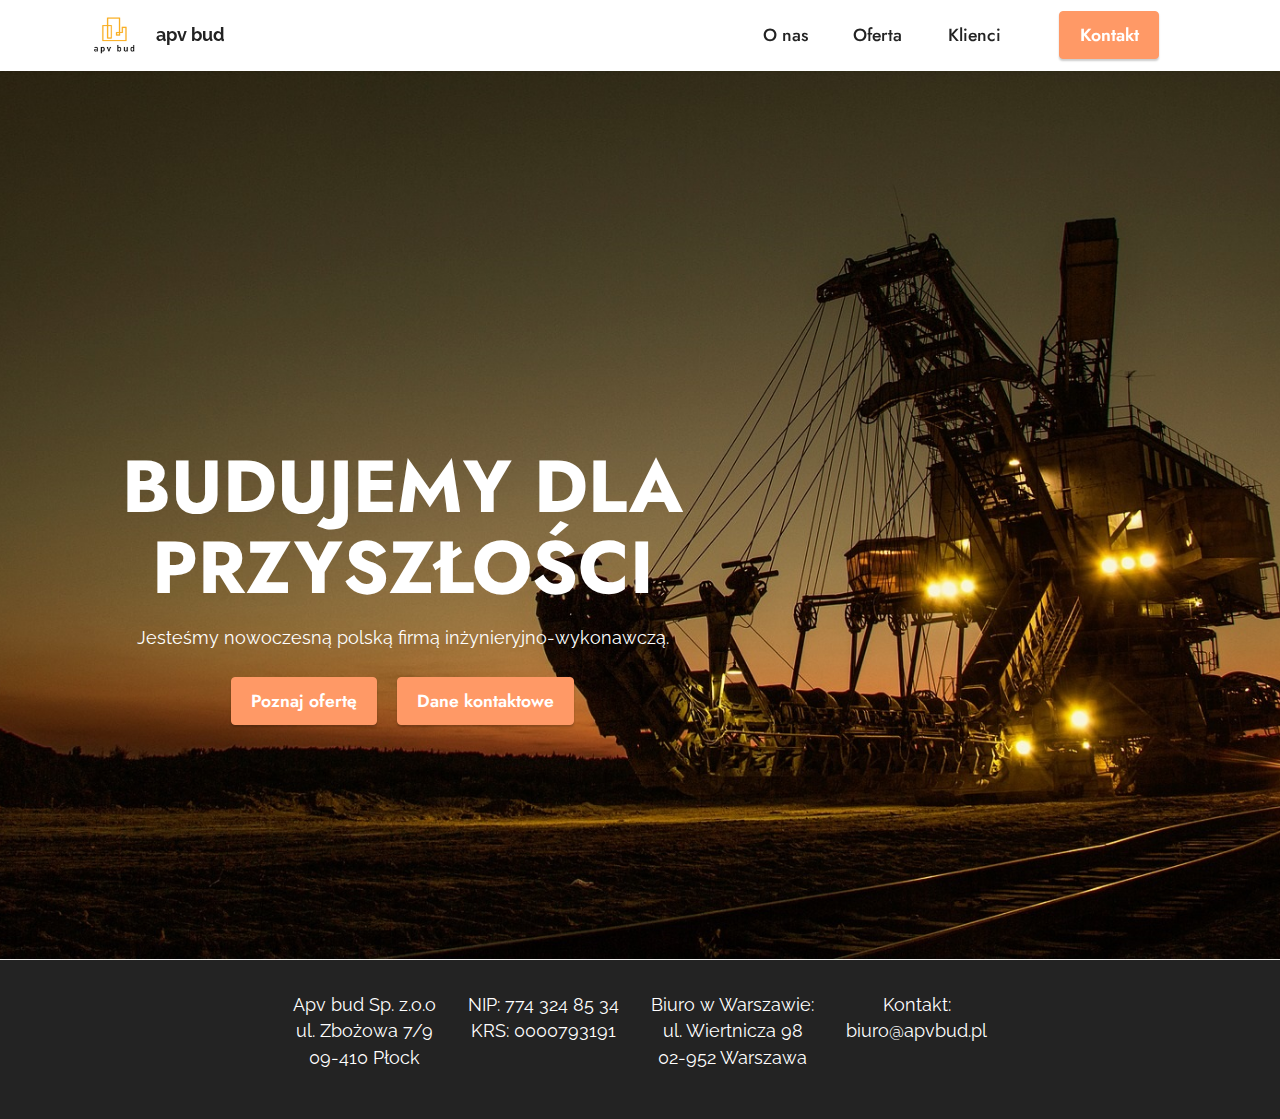
<file: index.html>
<!DOCTYPE html>
<html  >
<head>
  <!-- Site made with Mobirise Website Builder v5.4.1, https://mobirise.com -->
  <meta charset="UTF-8">
  <meta http-equiv="X-UA-Compatible" content="IE=edge">
  <meta name="generator" content="Mobirise v5.4.1, mobirise.com">
  <meta name="viewport" content="width=device-width, initial-scale=1, minimum-scale=1">
  <link rel="shortcut icon" href="assets/images/apv-bud-logo-kolor-copy-1-96x80.png" type="image/x-icon">
  <meta name="description" content="">
  
  
  <title>Home</title>
  <link rel="stylesheet" href="assets/bootstrap/css/bootstrap.min.css">
  <link rel="stylesheet" href="assets/bootstrap/css/bootstrap-grid.min.css">
  <link rel="stylesheet" href="assets/bootstrap/css/bootstrap-reboot.min.css">
  <link rel="stylesheet" href="assets/dropdown/css/style.css">
  <link rel="stylesheet" href="assets/socicon/css/styles.css">
  <link rel="stylesheet" href="assets/theme/css/style.css">
  <link rel="preload" href="https://fonts.googleapis.com/css?family=Jost:100,200,300,400,500,600,700,800,900,100i,200i,300i,400i,500i,600i,700i,800i,900i&display=swap" as="style" onload="this.onload=null;this.rel='stylesheet'">
  <noscript><link rel="stylesheet" href="https://fonts.googleapis.com/css?family=Jost:100,200,300,400,500,600,700,800,900,100i,200i,300i,400i,500i,600i,700i,800i,900i&display=swap"></noscript>
  <link rel="preload" href="https://fonts.googleapis.com/css?family=Raleway:100,200,300,400,500,600,700,800,900,100i,200i,300i,400i,500i,600i,700i,800i,900i&display=swap" as="style" onload="this.onload=null;this.rel='stylesheet'">
  <noscript><link rel="stylesheet" href="https://fonts.googleapis.com/css?family=Raleway:100,200,300,400,500,600,700,800,900,100i,200i,300i,400i,500i,600i,700i,800i,900i&display=swap"></noscript>
  <link rel="preload" as="style" href="assets/mobirise/css/mbr-additional.css"><link rel="stylesheet" href="assets/mobirise/css/mbr-additional.css" type="text/css">
    <script>
	window.onload = function() {
	  if (( window.innerWidth <= 600 ) && ( window.innerHeight <= 1000 )) {
		document.getElementById('header6-0').scrollIntoView();
	  }
	};
  </script>
  
  
</head>
<body>
  
  <section data-bs-version="5.1" class="menu menu2 cid-sLspC9Slv5" once="menu" id="menu2-i">
    
    <nav class="navbar navbar-dropdown navbar-fixed-top navbar-expand-lg">
        <div class="container">
            <div class="navbar-brand">
                <span class="navbar-logo">
                    <a href="index.html">
                        <img src="assets/images/apv-bud-logo-kolor-copy-1-96x80.png" alt="Mobirise" style="height: 3rem;">
                    </a>
                </span>
                <span class="navbar-caption-wrap"><a class="navbar-caption text-black text-primary display-7" href="index.html">apv bud</a></span>
            </div>
            <button class="navbar-toggler" type="button" data-toggle="collapse" data-bs-toggle="collapse" data-target="#navbarSupportedContent" data-bs-target="#navbarSupportedContent" aria-controls="navbarNavAltMarkup" aria-expanded="false" aria-label="Toggle navigation">
                <div class="hamburger">
                    <span></span>
                    <span></span>
                    <span></span>
                    <span></span>
                </div>
            </button>
            <div class="collapse navbar-collapse" id="navbarSupportedContent">
                <ul class="navbar-nav nav-dropdown" data-app-modern-menu="true"><li class="nav-item"><a class="nav-link link text-black text-primary display-4" href="onas.html">O nas</a></li>
                    <li class="nav-item"><a class="nav-link link text-black text-primary display-4" href="oferta.html">Oferta</a></li>
                    <li class="nav-item"><a class="nav-link link text-black text-primary display-4" href="klienci.html">Klienci</a>
                    </li></ul>
                
                <div class="navbar-buttons mbr-section-btn"><a class="btn btn-danger display-4" href="kontakt.html">Kontakt</a></div>
            </div>
        </div>
    </nav>
</section>

<section data-bs-version="5.1" class="header6 cid-sK9dj384Oy mbr-fullscreen" id="header6-0">

    

    <div class="mbr-overlay" style="opacity: 0; background-color: rgb(68, 121, 217);"></div>

    <div class="align-center container">
        <div class="row">
            <div class="col-12 col-lg-7">
                <h1 class="mbr-section-title mbr-fonts-style mbr-white mb-3 display-1"><strong><br></strong><br><strong>BUDUJEMY DLA PRZYSZŁOŚCI</strong></h1>
                
                <p class="mbr-text mbr-white mbr-fonts-style display-7" >
                    Jesteśmy nowoczesną polską firmą inżynieryjno-wykonawczą.</p>
                <div class="mbr-section-btn mt-3">
				<a class="btn btn-danger display-4" href="oferta.html">Poznaj ofertę</a>
				<a class="btn btn-danger display-4" onClick="document.getElementById('footerinho').scrollIntoView();">Dane kontaktowe</a></div>
            </div>
        </div>
    </div>
</section>

<section data-bs-version="5.1" class="footer3 cid-sK9hS9iSn0" once="footers" id="footer3-d">

    

    

    <div class="container">
        <div class="media-container-row align-center mbr-white">
            <div class="row row-links">
                <ul class="foot-menu">
                    
                    
                    
                    
                    
                <li class="foot-menu-item mbr-fonts-style display-7" id="footerinho">Apv bud Sp. z.o.o<br>ul. Zbożowa 7/9<br>09-410 Płock</li><li class="foot-menu-item mbr-fonts-style display-7">NIP: 774 324 85 34<br>KRS: 0000793191</li><li class="foot-menu-item mbr-fonts-style display-7">Biuro w Warszawie:<br>ul. Wiertnicza 98<br>02-952 Warszawa</li><li class="foot-menu-item mbr-fonts-style display-7">Kontakt:<br>biuro@apvbud.pl</li></ul>
            </div>
            
            <div class="row row-copirayt">
                <p class="mbr-text mb-0 mbr-fonts-style mbr-white align-center display-7"></p>
            </div>
        </div>
    </div>
</section>
<script src="assets/bootstrap/js/bootstrap.bundle.min.js"></script>  <script src="assets/smoothscroll/smooth-scroll.js"></script>  <script src="assets/dropdown/js/navbar-dropdown.js"></script> 
  
  
</body>
</html>
</file>
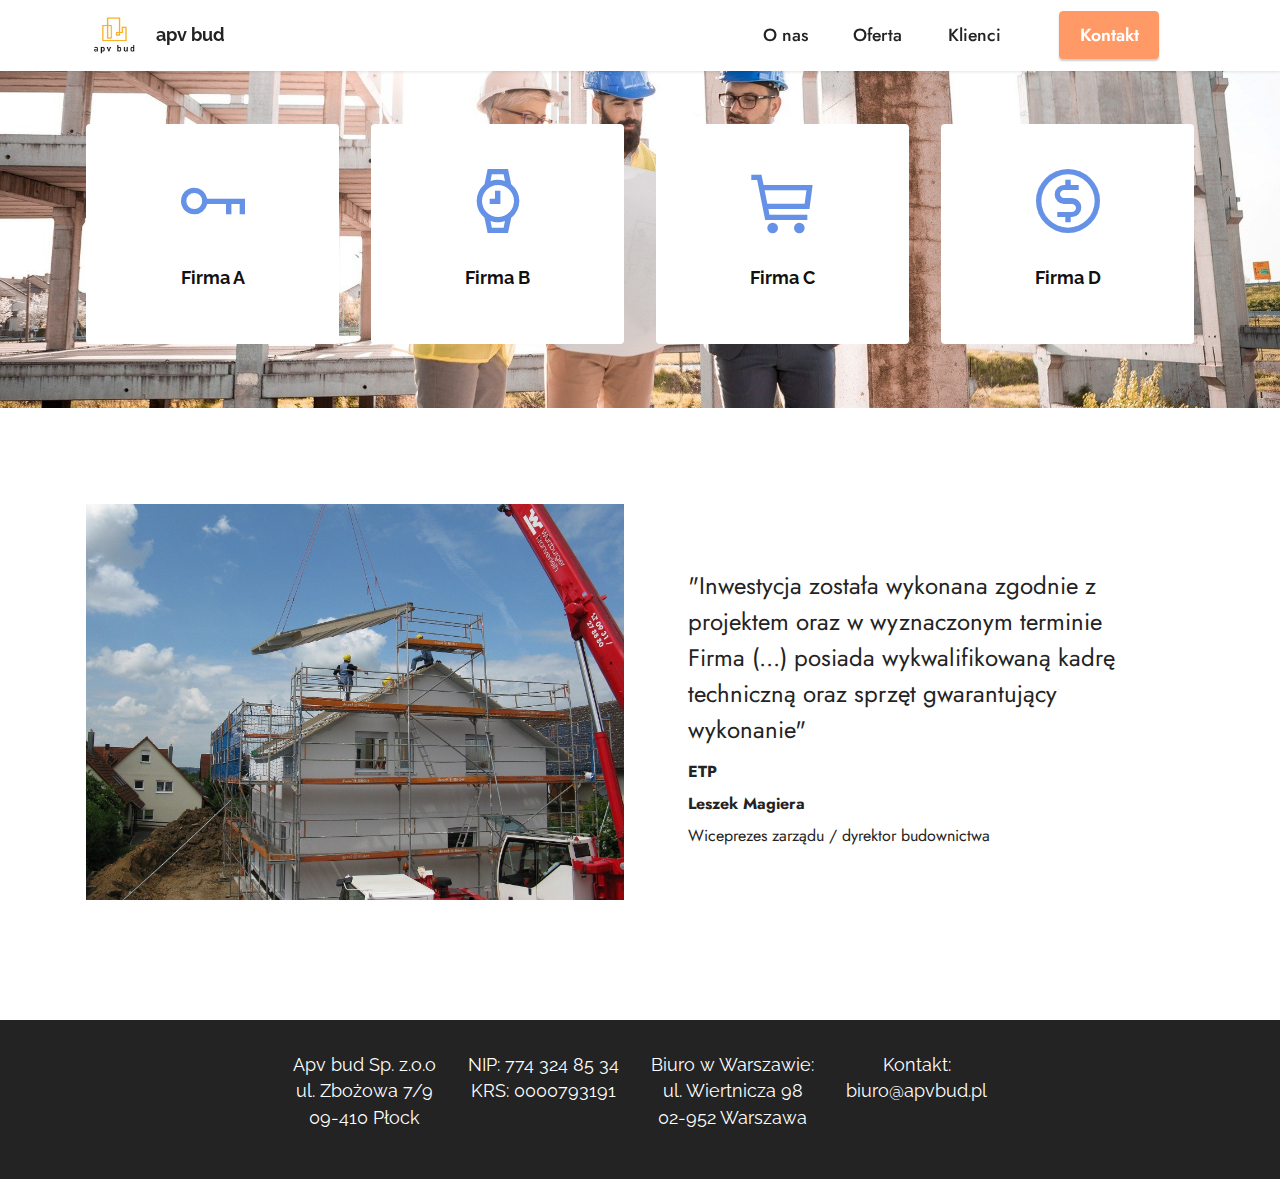
<file: klienci.html>
<!DOCTYPE html>
<html  >
<head>
  <!-- Site made with Mobirise Website Builder v5.4.1, https://mobirise.com -->
  <meta charset="UTF-8">
  <meta http-equiv="X-UA-Compatible" content="IE=edge">
  <meta name="generator" content="Mobirise v5.4.1, mobirise.com">
  <meta name="viewport" content="width=device-width, initial-scale=1, minimum-scale=1">
  <link rel="shortcut icon" href="assets/images/apv-bud-logo-kolor-copy-1-96x80.png" type="image/x-icon">
  <meta name="description" content="">
  
  
  <title>Klienci</title>
  <link rel="stylesheet" href="assets/web/assets/mobirise-icons2/mobirise2.css">
  <link rel="stylesheet" href="assets/bootstrap/css/bootstrap.min.css">
  <link rel="stylesheet" href="assets/bootstrap/css/bootstrap-grid.min.css">
  <link rel="stylesheet" href="assets/bootstrap/css/bootstrap-reboot.min.css">
  <link rel="stylesheet" href="assets/dropdown/css/style.css">
  <link rel="stylesheet" href="assets/socicon/css/styles.css">
  <link rel="stylesheet" href="assets/theme/css/style.css">
  <link rel="preload" href="https://fonts.googleapis.com/css?family=Jost:100,200,300,400,500,600,700,800,900,100i,200i,300i,400i,500i,600i,700i,800i,900i&display=swap" as="style" onload="this.onload=null;this.rel='stylesheet'">
  <noscript><link rel="stylesheet" href="https://fonts.googleapis.com/css?family=Jost:100,200,300,400,500,600,700,800,900,100i,200i,300i,400i,500i,600i,700i,800i,900i&display=swap"></noscript>
  <link rel="preload" href="https://fonts.googleapis.com/css?family=Raleway:100,200,300,400,500,600,700,800,900,100i,200i,300i,400i,500i,600i,700i,800i,900i&display=swap" as="style" onload="this.onload=null;this.rel='stylesheet'">
  <noscript><link rel="stylesheet" href="https://fonts.googleapis.com/css?family=Raleway:100,200,300,400,500,600,700,800,900,100i,200i,300i,400i,500i,600i,700i,800i,900i&display=swap"></noscript>
  <link rel="preload" as="style" href="assets/mobirise/css/mbr-additional.css"><link rel="stylesheet" href="assets/mobirise/css/mbr-additional.css" type="text/css">
  
  
  
  
</head>
<body>
  
  <section data-bs-version="5.1" class="menu menu2 cid-sLspC9Slv5" once="menu" id="menu2-i">
    
    <nav class="navbar navbar-dropdown navbar-fixed-top navbar-expand-lg">
        <div class="container">
            <div class="navbar-brand">
                <span class="navbar-logo">
                    <a href="index.html">
                        <img src="assets/images/apv-bud-logo-kolor-copy-1-96x80.png" alt="Mobirise" style="height: 3rem;">
                    </a>
                </span>
                <span class="navbar-caption-wrap"><a class="navbar-caption text-black text-primary display-7" href="index.html">apv bud</a></span>
            </div>
            <button class="navbar-toggler" type="button" data-toggle="collapse" data-bs-toggle="collapse" data-target="#navbarSupportedContent" data-bs-target="#navbarSupportedContent" aria-controls="navbarNavAltMarkup" aria-expanded="false" aria-label="Toggle navigation">
                <div class="hamburger">
                    <span></span>
                    <span></span>
                    <span></span>
                    <span></span>
                </div>
            </button>
            <div class="collapse navbar-collapse" id="navbarSupportedContent">
                <ul class="navbar-nav nav-dropdown" data-app-modern-menu="true"><li class="nav-item"><a class="nav-link link text-black text-primary display-4" href="onas.html">O nas</a></li>
                    <li class="nav-item"><a class="nav-link link text-black text-primary display-4" href="oferta.html">Oferta</a></li>
                    <li class="nav-item"><a class="nav-link link text-black text-primary display-4" href="klienci.html">Klienci</a>
                    </li></ul>
                
                <div class="navbar-buttons mbr-section-btn"><a class="btn btn-danger display-4" href="kontakt.html">Kontakt</a></div>
            </div>
        </div>
    </nav>
</section>

<section data-bs-version="5.1" class="features1 cid-sK9jN9bQSB" id="features2-e">

    

    
    <div class="container">
        <div class="row justify-content-center">
            <div class="col-12 col-md-6 col-lg-3">
                <div class="card-wrapper">
                    <div class="card-box align-center">
                        <span class="mbr-iconfont mobi-mbri-key mobi-mbri"></span>
                        <h4 class="card-title align-center mbr-black mbr-fonts-style display-7">
                            <strong>Firma A</strong></h4>
                    </div>
                </div>
            </div>
            <div class="col-12 col-md-6 col-lg-3">
                <div class="card-wrapper">
                    <div class="card-box align-center">
                        <span class="mbr-iconfont mobi-mbri-watch mobi-mbri"></span>
                        <h4 class="card-title align-center mbr-black mbr-fonts-style display-7">
                            <strong>Firma B</strong></h4>
                    </div>
                </div>
            </div>
            <div class="col-12 col-md-6 col-lg-3">
                <div class="card-wrapper">
                    <div class="card-box align-center">
                        <span class="mbr-iconfont mobi-mbri-shopping-cart mobi-mbri"></span>
                        <h4 class="card-title align-center mbr-black mbr-fonts-style display-7">
                            <strong>Firma C</strong></h4>
                    </div>
                </div>
            </div>
            <div class="col-12 col-md-6 col-lg-3">
                <div class="card-wrapper">
                    <div class="card-box align-center">
                        <span class="mbr-iconfont mobi-mbri-cash mobi-mbri"></span>
                        <h4 class="card-title align-center mbr-black mbr-fonts-style display-7">
                            <strong>Firma D</strong></h4>
                    </div>
                </div>
            </div>
        </div>
    </div>
</section>

<section data-bs-version="5.1" class="image1 cid-sK9kgGG8gQ" id="image1-f">
    

    

    <div class="container">
        <div class="row align-items-center">
            <div class="col-12 col-lg-6">
                <div class="image-wrapper">
                    <img src="assets/images/mbr-3.jpg" alt="Mobirise">
                    <p class="mbr-description mbr-fonts-style pt-2 align-center display-4"></p>
                </div>
            </div>
            <div class="col-12 col-lg">
                <div class="text-wrapper">
                    <h3 class="mbr-section-title mbr-fonts-style mb-3 display-5">"Inwestycja została wykonana zgodnie z projektem oraz w wyznaczonym terminie<br>Firma (...) posiada wykwalifikowaną kadrę techniczną oraz sprzęt gwarantujący wykonanie"</h3>
                    <p class="mbr-text mbr-fonts-style display-7"></p><p><strong>
                        ETP</strong></p><p><strong>Leszek Magiera</strong></p><p>Wiceprezes zarządu / dyrektor budownictwa&nbsp;&nbsp;&nbsp;&nbsp;</p><p></p>
                </div>
            </div>
        </div>
    </div>
</section>

<section data-bs-version="5.1" class="footer3 cid-sK9hS9iSn0" once="footers" id="footer3-d">

    

    

    <div class="container">
        <div class="media-container-row align-center mbr-white">
            <div class="row row-links">
                <ul class="foot-menu">
                    
                    
                    
                    
                    
                <li class="foot-menu-item mbr-fonts-style display-7">Apv bud Sp. z.o.o<br>ul. Zbożowa 7/9<br>09-410 Płock</li><li class="foot-menu-item mbr-fonts-style display-7">NIP: 774 324 85 34<br>KRS: 0000793191</li><li class="foot-menu-item mbr-fonts-style display-7">Biuro w Warszawie:<br>ul. Wiertnicza 98<br>02-952 Warszawa</li><li class="foot-menu-item mbr-fonts-style display-7">Kontakt:<br>biuro@apvbud.pl</li></ul>
            </div>
            
            <div class="row row-copirayt">
                <p class="mbr-text mb-0 mbr-fonts-style mbr-white align-center display-7"></p>
            </div>
        </div>
    </div>
</section><script src="assets/bootstrap/js/bootstrap.bundle.min.js"></script>  <script src="assets/smoothscroll/smooth-scroll.js"></script>  <script src="assets/ytplayer/index.js"></script>  <script src="assets/dropdown/js/navbar-dropdown.js"></script>  
  
  
</body>
</html>
</file>
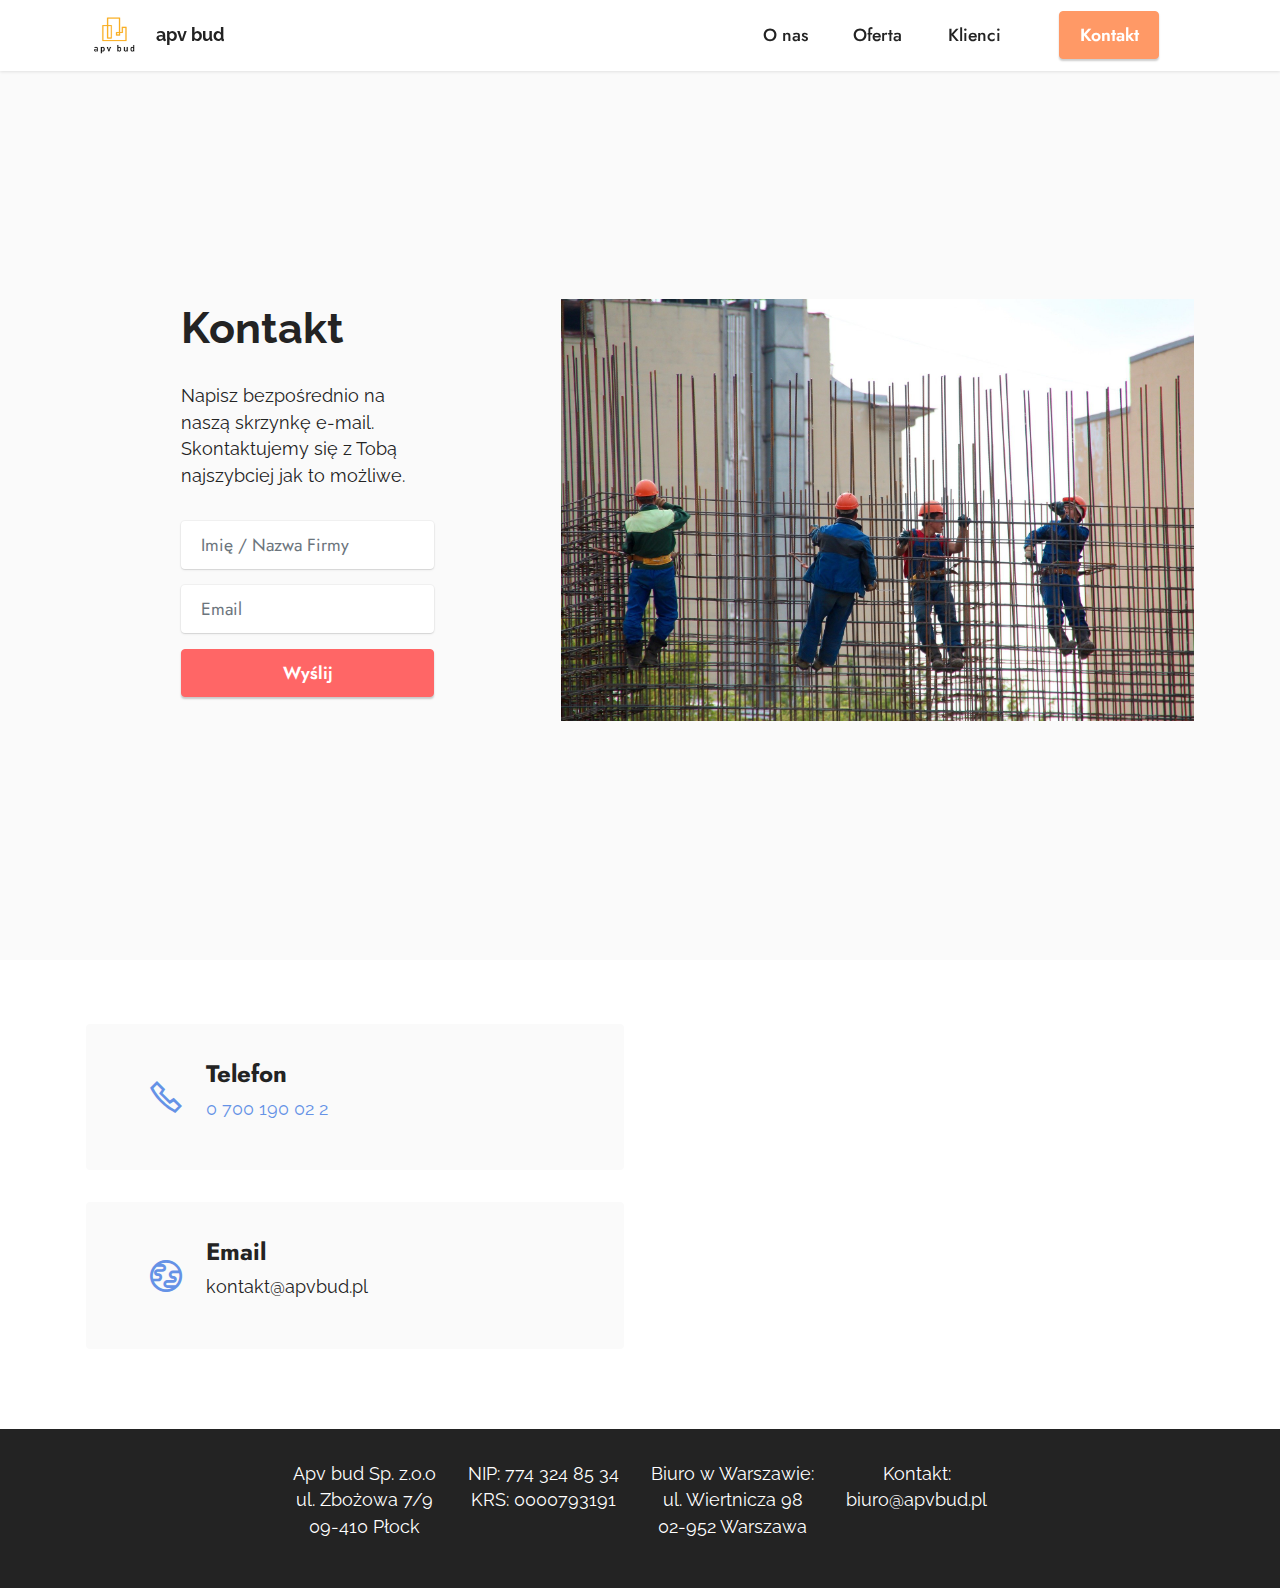
<file: kontakt.html>
<!DOCTYPE html>
<html  >
<head>
  <!-- Site made with Mobirise Website Builder v5.4.1, https://mobirise.com -->
  <meta charset="UTF-8">
  <meta http-equiv="X-UA-Compatible" content="IE=edge">
  <meta name="generator" content="Mobirise v5.4.1, mobirise.com">
  <meta name="viewport" content="width=device-width, initial-scale=1, minimum-scale=1">
  <link rel="shortcut icon" href="assets/images/apv-bud-logo-kolor-copy-1-96x80.png" type="image/x-icon">
  <meta name="description" content="">
  
  
  <title>Kontakt</title>
  <link rel="stylesheet" href="assets/web/assets/mobirise-icons2/mobirise2.css">
  <link rel="stylesheet" href="assets/bootstrap/css/bootstrap.min.css">
  <link rel="stylesheet" href="assets/bootstrap/css/bootstrap-grid.min.css">
  <link rel="stylesheet" href="assets/bootstrap/css/bootstrap-reboot.min.css">
  <link rel="stylesheet" href="assets/dropdown/css/style.css">
  <link rel="stylesheet" href="assets/socicon/css/styles.css">
  <link rel="stylesheet" href="assets/theme/css/style.css">
  <link rel="preload" href="https://fonts.googleapis.com/css?family=Jost:100,200,300,400,500,600,700,800,900,100i,200i,300i,400i,500i,600i,700i,800i,900i&display=swap" as="style" onload="this.onload=null;this.rel='stylesheet'">
  <noscript><link rel="stylesheet" href="https://fonts.googleapis.com/css?family=Jost:100,200,300,400,500,600,700,800,900,100i,200i,300i,400i,500i,600i,700i,800i,900i&display=swap"></noscript>
  <link rel="preload" href="https://fonts.googleapis.com/css?family=Raleway:100,200,300,400,500,600,700,800,900,100i,200i,300i,400i,500i,600i,700i,800i,900i&display=swap" as="style" onload="this.onload=null;this.rel='stylesheet'">
  <noscript><link rel="stylesheet" href="https://fonts.googleapis.com/css?family=Raleway:100,200,300,400,500,600,700,800,900,100i,200i,300i,400i,500i,600i,700i,800i,900i&display=swap"></noscript>
  <link rel="preload" as="style" href="assets/mobirise/css/mbr-additional.css"><link rel="stylesheet" href="assets/mobirise/css/mbr-additional.css" type="text/css">
  
  
  
  
</head>
<body>
  
  <section data-bs-version="5.1" class="menu menu2 cid-sLspC9Slv5" once="menu" id="menu2-i">
    
    <nav class="navbar navbar-dropdown navbar-fixed-top navbar-expand-lg">
        <div class="container">
            <div class="navbar-brand">
                <span class="navbar-logo">
                    <a href="index.html">
                        <img src="assets/images/apv-bud-logo-kolor-copy-1-96x80.png" alt="Mobirise" style="height: 3rem;">
                    </a>
                </span>
                <span class="navbar-caption-wrap"><a class="navbar-caption text-black text-primary display-7" href="index.html">apv bud</a></span>
            </div>
            <button class="navbar-toggler" type="button" data-toggle="collapse" data-bs-toggle="collapse" data-target="#navbarSupportedContent" data-bs-target="#navbarSupportedContent" aria-controls="navbarNavAltMarkup" aria-expanded="false" aria-label="Toggle navigation">
                <div class="hamburger">
                    <span></span>
                    <span></span>
                    <span></span>
                    <span></span>
                </div>
            </button>
            <div class="collapse navbar-collapse" id="navbarSupportedContent">
                <ul class="navbar-nav nav-dropdown" data-app-modern-menu="true"><li class="nav-item"><a class="nav-link link text-black text-primary display-4" href="onas.html">O nas</a></li>
                    <li class="nav-item"><a class="nav-link link text-black text-primary display-4" href="oferta.html">Oferta</a></li>
                    <li class="nav-item"><a class="nav-link link text-black text-primary display-4" href="klienci.html">Klienci</a>
                    </li></ul>
                
                <div class="navbar-buttons mbr-section-btn"><a class="btn btn-danger display-4" href="kontakt.html">Kontakt</a></div>
            </div>
        </div>
    </nav>
</section>

<section data-bs-version="5.1" class="form4 cid-sK9lBmXVPr mbr-fullscreen" id="form4-g">

    

    

    <div class="container">
        <div class="row content-wrapper justify-content-center">
            <div class="col-lg-3 offset-lg-1 mbr-form" data-form-type="formoid">
                <form action="https://mobirise.eu/" method="POST" class="mbr-form form-with-styler" data-form-title="Form Name"><input type="hidden" name="email" data-form-email="true" value="7Vhg4DbZyHjCrW/PVX1NCF7U/c6ev63ldvMu0U9+iDbAQUyJS/2XP/gICURz3QEHVHwhLK/ohcO6vfHzf13BFRcgGrUMJioGgwtLYZs4q7Tqo3Z7d3cIgBHqaj9XBeON">
                    <div class="row">
                        <div hidden="hidden" data-form-alert="" class="alert alert-success col-12">Dziękujemy za wypełnienie. Wiadomość została dostarczona.</div>
                        <div hidden="hidden" data-form-alert-danger="" class="alert alert-danger col-12">Oops...! some
                            problem!</div>
                    </div>
                    <div class="dragArea row">
                        <div class="col-lg-12 col-md-12 col-sm-12">
                            <h1 class="mbr-section-title mb-4 display-2">
                                <strong>Kontakt</strong></h1>
                        </div>
                        <div class="col-lg-12 col-md-12 col-sm-12">
                            <p class="mbr-text mbr-fonts-style mb-4 display-7">
                                Napisz bezpośrednio na naszą skrzynkę e-mail. Skontaktujemy się z Tobą najszybciej jak to możliwe.</p>
                        </div>
                        <div class="col-lg-12 col-md col-12 form-group mb-3" data-for="name">
                            <input type="text" name="name" placeholder="Imię / Nazwa Firmy" data-form-field="name" class="form-control" value="" id="name-form4-g">
                        </div>
                        <div class="col-lg-12 col-md col-12 form-group mb-3" data-for="email">
                            <input type="email" name="email" placeholder="Email" data-form-field="email" class="form-control" value="" id="email-form4-g">
                        </div>
                        <div class="col-12 col-md-auto mbr-section-btn"><button type="submit" class="btn btn-secondary display-4">Wyślij</button></div>
                    </div>
                </form>
            </div>
            <div class="col-lg-7 offset-lg-1 col-12">
                <div class="image-wrapper">
                    <img class="w-100" src="assets/images/mbr-7.jpg" alt="Mobirise">
                </div>
            </div>
        </div>
    </div>
</section>

<section data-bs-version="5.1" class="contacts3 map1 cid-sK9lGjJtBt" id="contacts3-h">

    
    
    <div class="container">
        
        <div class="row justify-content-center mt-4">
            <div class="card col-12 col-md-6">
                <div class="card-wrapper">
                    <div class="image-wrapper">
                        <span class="mbr-iconfont mobi-mbri-phone mobi-mbri"></span>
                    </div>
                    <div class="text-wrapper">
                        <h6 class="card-title mbr-fonts-style mb-1 display-5">
                            <strong>Telefon</strong></h6>
                        <p class="mbr-text mbr-fonts-style display-7">
                            <a href="tel:+12345678910" class="text-primary">0 700 190 02 2</a></p>
                    </div>
                </div>
                <div class="card-wrapper">
                    <div class="image-wrapper">
                        <span class="mbr-iconfont mobi-mbri-globe mobi-mbri"></span>
                    </div>
                    <div class="text-wrapper">
                        <h6 class="card-title mbr-fonts-style mb-1 display-5">
                            <strong>Email</strong>
                        </h6>
                        <p class="mbr-text mbr-fonts-style display-7">kontakt@apvbud.pl</p>
                    </div>
                </div>
            </div>
            <div class="map-wrapper col-12 col-md-6">
                <div class="google-map"><iframe frameborder="0" style="border:0" src="https://www.google.com/maps/embed/v1/place?key=AIzaSyCZI5F_k6S1k46ujh0SNrapM89f7mJxd30&amp;q=Zbożowa 7/9 Płock" allowfullscreen=""></iframe></div>
            </div>
        </div>
    </div>
</section>

<section data-bs-version="5.1" class="footer3 cid-sK9hS9iSn0" once="footers" id="footer3-d">

    

    

    <div class="container">
        <div class="media-container-row align-center mbr-white">
            <div class="row row-links">
                <ul class="foot-menu">
                    
                    
                    
                    
                    
                <li class="foot-menu-item mbr-fonts-style display-7">Apv bud Sp. z.o.o<br>ul. Zbożowa 7/9<br>09-410 Płock</li><li class="foot-menu-item mbr-fonts-style display-7">NIP: 774 324 85 34<br>KRS: 0000793191</li><li class="foot-menu-item mbr-fonts-style display-7">Biuro w Warszawie:<br>ul. Wiertnicza 98<br>02-952 Warszawa</li><li class="foot-menu-item mbr-fonts-style display-7">Kontakt:<br>biuro@apvbud.pl</li></ul>
            </div>
            
            <div class="row row-copirayt">
                <p class="mbr-text mb-0 mbr-fonts-style mbr-white align-center display-7"></p>
            </div>
        </div>
    </div>
</section><script src="assets/bootstrap/js/bootstrap.bundle.min.js"></script>  <script src="assets/smoothscroll/smooth-scroll.js"></script>  <script src="assets/ytplayer/index.js"></script>  <script src="assets/dropdown/js/navbar-dropdown.js"></script>   <script src="assets/formoid/formoid.min.js"></script>  
  
  
</body>
</html>
</file>
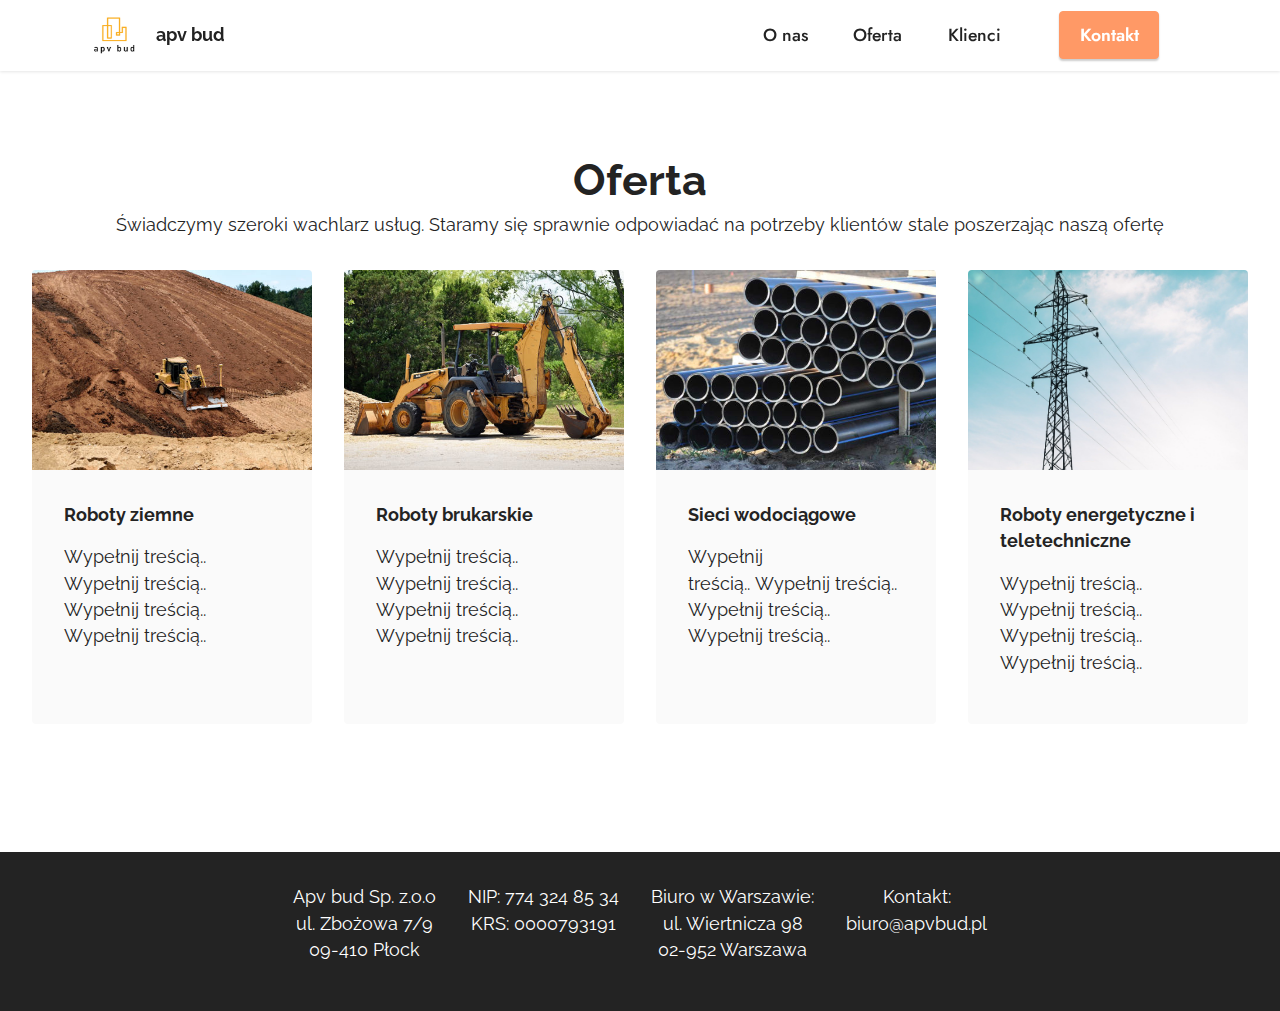
<file: oferta.html>
<!DOCTYPE html>
<html  >
<head>
  <!-- Site made with Mobirise Website Builder v5.4.1, https://mobirise.com -->
  <meta charset="UTF-8">
  <meta http-equiv="X-UA-Compatible" content="IE=edge">
  <meta name="generator" content="Mobirise v5.4.1, mobirise.com">
  <meta name="viewport" content="width=device-width, initial-scale=1, minimum-scale=1">
  <link rel="shortcut icon" href="assets/images/apv-bud-logo-kolor-copy-1-96x80.png" type="image/x-icon">
  <meta name="description" content="">
  
  
  <title>Oferta</title>
  <link rel="stylesheet" href="assets/bootstrap/css/bootstrap.min.css">
  <link rel="stylesheet" href="assets/bootstrap/css/bootstrap-grid.min.css">
  <link rel="stylesheet" href="assets/bootstrap/css/bootstrap-reboot.min.css">
  <link rel="stylesheet" href="assets/dropdown/css/style.css">
  <link rel="stylesheet" href="assets/socicon/css/styles.css">
  <link rel="stylesheet" href="assets/theme/css/style.css">
  <link rel="preload" href="https://fonts.googleapis.com/css?family=Jost:100,200,300,400,500,600,700,800,900,100i,200i,300i,400i,500i,600i,700i,800i,900i&display=swap" as="style" onload="this.onload=null;this.rel='stylesheet'">
  <noscript><link rel="stylesheet" href="https://fonts.googleapis.com/css?family=Jost:100,200,300,400,500,600,700,800,900,100i,200i,300i,400i,500i,600i,700i,800i,900i&display=swap"></noscript>
  <link rel="preload" href="https://fonts.googleapis.com/css?family=Raleway:100,200,300,400,500,600,700,800,900,100i,200i,300i,400i,500i,600i,700i,800i,900i&display=swap" as="style" onload="this.onload=null;this.rel='stylesheet'">
  <noscript><link rel="stylesheet" href="https://fonts.googleapis.com/css?family=Raleway:100,200,300,400,500,600,700,800,900,100i,200i,300i,400i,500i,600i,700i,800i,900i&display=swap"></noscript>
  <link rel="preload" as="style" href="assets/mobirise/css/mbr-additional.css"><link rel="stylesheet" href="assets/mobirise/css/mbr-additional.css" type="text/css">
  
  
  
  
</head>
<body>
  
  <section data-bs-version="5.1" class="menu menu2 cid-sLspC9Slv5" once="menu" id="menu2-i">
    
    <nav class="navbar navbar-dropdown navbar-fixed-top navbar-expand-lg">
        <div class="container">
            <div class="navbar-brand">
                <span class="navbar-logo">
                    <a href="index.html">
                        <img src="assets/images/apv-bud-logo-kolor-copy-1-96x80.png" alt="Mobirise" style="height: 3rem;">
                    </a>
                </span>
                <span class="navbar-caption-wrap"><a class="navbar-caption text-black text-primary display-7" href="index.html">apv bud</a></span>
            </div>
            <button class="navbar-toggler" type="button" data-toggle="collapse" data-bs-toggle="collapse" data-target="#navbarSupportedContent" data-bs-target="#navbarSupportedContent" aria-controls="navbarNavAltMarkup" aria-expanded="false" aria-label="Toggle navigation">
                <div class="hamburger">
                    <span></span>
                    <span></span>
                    <span></span>
                    <span></span>
                </div>
            </button>
            <div class="collapse navbar-collapse" id="navbarSupportedContent">
                <ul class="navbar-nav nav-dropdown" data-app-modern-menu="true"><li class="nav-item"><a class="nav-link link text-black text-primary display-4" href="onas.html">O nas</a></li>
                    <li class="nav-item"><a class="nav-link link text-black text-primary display-4" href="oferta.html">Oferta</a></li>
                    <li class="nav-item"><a class="nav-link link text-black text-primary display-4" href="klienci.html">Klienci</a>
                    </li></ul>
                
                <div class="navbar-buttons mbr-section-btn"><a class="btn btn-danger display-4" href="kontakt.html">Kontakt</a></div>
            </div>
        </div>
    </nav>
</section>

<section data-bs-version="5.1" class="gallery3 cid-sK9fNYvyxP" id="gallery3-b">
    
    
    <div class="container-fluid">
        <div class="mbr-section-head">
            <h4 class="mbr-section-title mbr-fonts-style align-center mb-0 display-2"><strong>Oferta</strong></h4>
            <h5 class="mbr-section-subtitle mbr-fonts-style align-center mb-0 mt-2 display-7">Świadczymy szeroki wachlarz usług. Staramy się sprawnie odpowiadać na potrzeby klientów stale poszerzając naszą ofertę</h5>
        </div>
        <div class="row mt-4">
            <div class="item features-image сol-12 col-md-6 col-lg-3">
                <div class="item-wrapper">
                    <div class="item-img">
                        <img src="assets/images/mbr-511x324.jpg" alt="">
                    </div>
                    <div class="item-content">
                        <h5 class="item-title mbr-fonts-style display-7">
                            <strong>Roboty ziemne</strong></h5>
                        
                        <p class="mbr-text mbr-fonts-style mt-3 display-7">Wypełnij treścią.. Wypełnij treścią.. Wypełnij treścią.. Wypełnij treścią..<br></p>
                    </div>
                    
                </div>
            </div>
            <div class="item features-image сol-12 col-md-6 col-lg-3">
                <div class="item-wrapper">
                    <div class="item-img">
                        <img src="assets/images/mbr-511x343.jpg" alt="">
                    </div>
                    <div class="item-content">
                        <h5 class="item-title mbr-fonts-style display-7">
                            <strong>Roboty brukarskie</strong></h5>
                        
                        <p class="mbr-text mbr-fonts-style mt-3 display-7">Wypełnij treścią.. Wypełnij treścią.. Wypełnij treścią.. Wypełnij treścią..<br></p>
                    </div>
                    
                </div>
            </div>
            <div class="item features-image сol-12 col-md-6 col-lg-3">
                <div class="item-wrapper">
                    <div class="item-img">
                        <img src="assets/images/dugo-sieci-wodocigowej-fot.-sozosfera.pl-511x340.jpg" alt="">
                    </div>
                    <div class="item-content">
                        <h5 class="item-title mbr-fonts-style display-7">
                            <strong>Sieci wodociągowe</strong></h5>
                        
                        <p class="mbr-text mbr-fonts-style mt-3 display-7">Wypełnij treścią..&nbsp;Wypełnij treścią.. Wypełnij treścią.. Wypełnij treścią..   <br></p>
                    </div>
                    
                </div>
            </div>
            <div class="item features-image сol-12 col-md-6 col-lg-3">
                <div class="item-wrapper">
                    <div class="item-img">
                        <img src="assets/images/mbr-3.jpeg" alt="" title="">
                    </div>
                    <div class="item-content">
                        <h5 class="item-title mbr-fonts-style display-7">
                            <strong>Roboty energetyczne i teletechniczne</strong></h5>
                        
                        <p class="mbr-text mbr-fonts-style mt-3 display-7">Wypełnij treścią.. Wypełnij treścią.. Wypełnij treścią.. Wypełnij treścią..<br></p>
                    </div>
                    
                </div>
            </div>
        </div>
    </div>
</section>

<section data-bs-version="5.1" class="footer3 cid-sK9hS9iSn0" once="footers" id="footer3-d">

    

    

    <div class="container">
        <div class="media-container-row align-center mbr-white">
            <div class="row row-links">
                <ul class="foot-menu">
                    
                    
                    
                    
                    
                <li class="foot-menu-item mbr-fonts-style display-7">Apv bud Sp. z.o.o<br>ul. Zbożowa 7/9<br>09-410 Płock</li><li class="foot-menu-item mbr-fonts-style display-7">NIP: 774 324 85 34<br>KRS: 0000793191</li><li class="foot-menu-item mbr-fonts-style display-7">Biuro w Warszawie:<br>ul. Wiertnicza 98<br>02-952 Warszawa</li><li class="foot-menu-item mbr-fonts-style display-7">Kontakt:<br>biuro@apvbud.pl</li></ul>
            </div>
            
            <div class="row row-copirayt">
                <p class="mbr-text mb-0 mbr-fonts-style mbr-white align-center display-7"></p>
            </div>
        </div>
    </div>
</section><script src="assets/bootstrap/js/bootstrap.bundle.min.js"></script>  <script src="assets/smoothscroll/smooth-scroll.js"></script>  <script src="assets/ytplayer/index.js"></script>  <script src="assets/dropdown/js/navbar-dropdown.js"></script>   
  
  
</body>
</html>
</file>
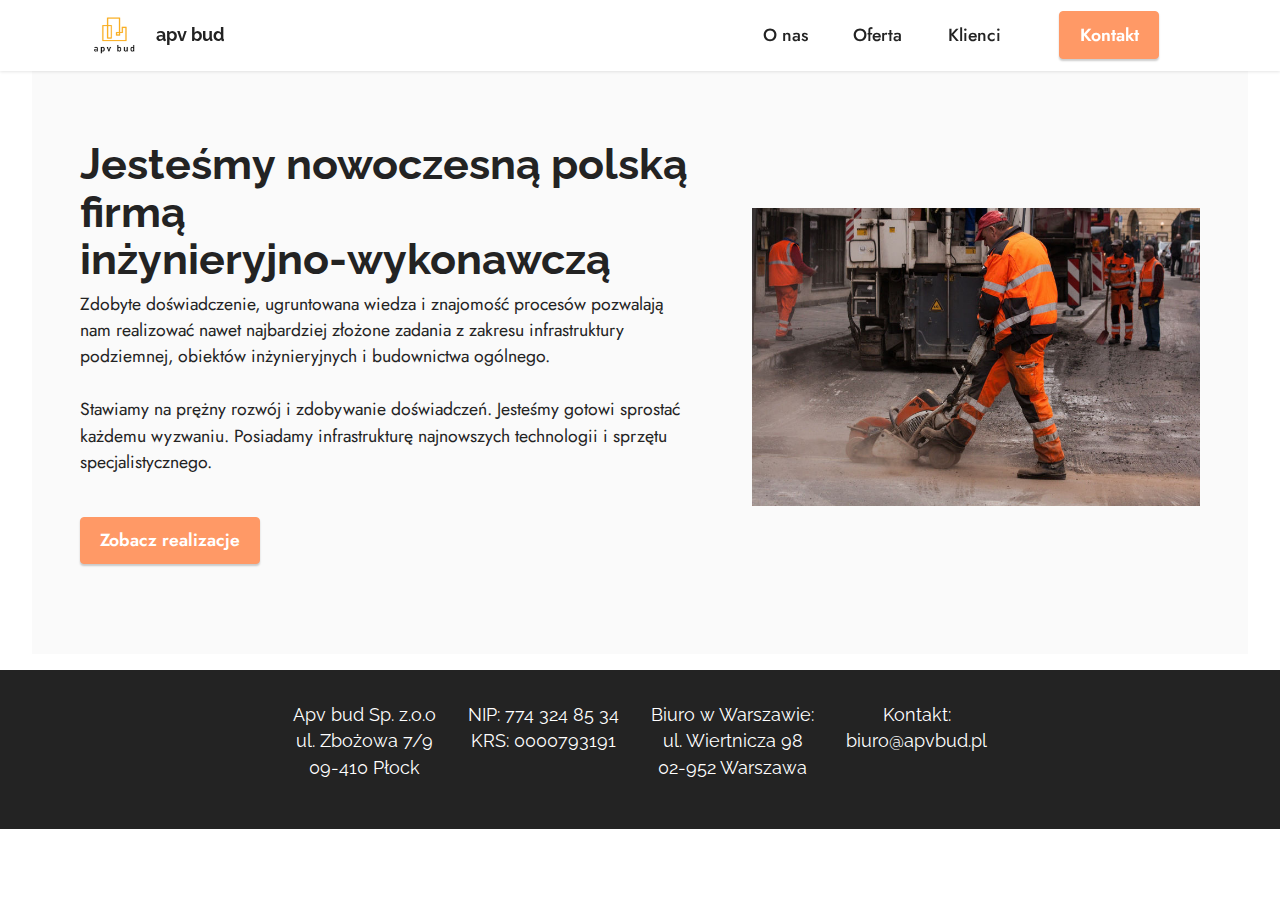
<file: onas.html>
<!DOCTYPE html>
<html  >
<head>
  <!-- Site made with Mobirise Website Builder v5.4.1, https://mobirise.com -->
  <meta charset="UTF-8">
  <meta http-equiv="X-UA-Compatible" content="IE=edge">
  <meta name="generator" content="Mobirise v5.4.1, mobirise.com">
  <meta name="viewport" content="width=device-width, initial-scale=1, minimum-scale=1">
  <link rel="shortcut icon" href="assets/images/apv-bud-logo-kolor-copy-1-96x80.png" type="image/x-icon">
  <meta name="description" content="">
  
  
  <title>O nas</title>
  <link rel="stylesheet" href="assets/bootstrap/css/bootstrap.min.css">
  <link rel="stylesheet" href="assets/bootstrap/css/bootstrap-grid.min.css">
  <link rel="stylesheet" href="assets/bootstrap/css/bootstrap-reboot.min.css">
  <link rel="stylesheet" href="assets/dropdown/css/style.css">
  <link rel="stylesheet" href="assets/socicon/css/styles.css">
  <link rel="stylesheet" href="assets/theme/css/style.css">
  <link rel="preload" href="https://fonts.googleapis.com/css?family=Jost:100,200,300,400,500,600,700,800,900,100i,200i,300i,400i,500i,600i,700i,800i,900i&display=swap" as="style" onload="this.onload=null;this.rel='stylesheet'">
  <noscript><link rel="stylesheet" href="https://fonts.googleapis.com/css?family=Jost:100,200,300,400,500,600,700,800,900,100i,200i,300i,400i,500i,600i,700i,800i,900i&display=swap"></noscript>
  <link rel="preload" href="https://fonts.googleapis.com/css?family=Raleway:100,200,300,400,500,600,700,800,900,100i,200i,300i,400i,500i,600i,700i,800i,900i&display=swap" as="style" onload="this.onload=null;this.rel='stylesheet'">
  <noscript><link rel="stylesheet" href="https://fonts.googleapis.com/css?family=Raleway:100,200,300,400,500,600,700,800,900,100i,200i,300i,400i,500i,600i,700i,800i,900i&display=swap"></noscript>
  <link rel="preload" as="style" href="assets/mobirise/css/mbr-additional.css"><link rel="stylesheet" href="assets/mobirise/css/mbr-additional.css" type="text/css">
  
  
  
  
</head>
<body>
  
  <section data-bs-version="5.1" class="menu menu2 cid-sLspC9Slv5" once="menu" id="menu2-i">
    
    <nav class="navbar navbar-dropdown navbar-fixed-top navbar-expand-lg">
        <div class="container">
            <div class="navbar-brand">
                <span class="navbar-logo">
                    <a href="index.html">
                        <img src="assets/images/apv-bud-logo-kolor-copy-1-96x80.png" alt="Mobirise" style="height: 3rem;">
                    </a>
                </span>
                <span class="navbar-caption-wrap"><a class="navbar-caption text-black text-primary display-7" href="index.html">apv bud</a></span>
            </div>
            <button class="navbar-toggler" type="button" data-toggle="collapse" data-bs-toggle="collapse" data-target="#navbarSupportedContent" data-bs-target="#navbarSupportedContent" aria-controls="navbarNavAltMarkup" aria-expanded="false" aria-label="Toggle navigation">
                <div class="hamburger">
                    <span></span>
                    <span></span>
                    <span></span>
                    <span></span>
                </div>
            </button>
            <div class="collapse navbar-collapse" id="navbarSupportedContent">
                <ul class="navbar-nav nav-dropdown" data-app-modern-menu="true"><li class="nav-item"><a class="nav-link link text-black text-primary display-4" href="onas.html">O nas</a></li>
                    <li class="nav-item"><a class="nav-link link text-black text-primary display-4" href="oferta.html">Oferta</a></li>
                    <li class="nav-item"><a class="nav-link link text-black text-primary display-4" href="klienci.html">Klienci</a>
                    </li></ul>
                
                <div class="navbar-buttons mbr-section-btn"><a class="btn btn-danger display-4" href="kontakt.html">Kontakt</a></div>
            </div>
        </div>
    </nav>
</section>

<section data-bs-version="5.1" class="features15 cid-sLsrl8Llhm" id="features16-j">

    

    
    <div class="container-fluid">
        <div class="content-wrapper">
            <div class="row align-items-center">
                <div class="col-12 col-lg">
                    <div class="text-wrapper">
                        <h6 class="card-title mbr-fonts-style display-2">
                            <strong>Jesteśmy&nbsp;</strong><strong>nowoczesną polską firmą </strong><br><strong>inżynieryjno-wykonawczą</strong></h6>
                        <p class="mbr-text mbr-fonts-style mb-4 display-4">
                            Zdobyte doświadczenie, ugruntowana wiedza i znajomość procesów pozwalają nam realizować nawet najbardziej złożone zadania z zakresu infrastruktury podziemnej, obiektów inżynieryjnych i budownictwa ogólnego.<br><br>Stawiamy na prężny rozwój i zdobywanie doświadczeń. Jesteśmy gotowi sprostać każdemu wyzwaniu. Posiadamy infrastrukturę najnowszych technologii i sprzętu specjalistycznego.</p>
                        <div class="mbr-section-btn mt-3"><a class="btn btn-danger display-4" href="https://mobiri.se">Zobacz realizacje</a></div>
                    </div>
                </div>
                <div class="col-12 col-lg-5">
                    <div class="image-wrapper">
                        <img src="assets/images/mbr-815x543.jpg" alt="Mobirise">
                    </div>
                </div>
            </div>
        </div>
    </div>
</section>

<section data-bs-version="5.1" class="footer3 cid-sK9hS9iSn0" once="footers" id="footer3-d">

    

    

    <div class="container">
        <div class="media-container-row align-center mbr-white">
            <div class="row row-links">
                <ul class="foot-menu">
                    
                    
                    
                    
                    
                <li class="foot-menu-item mbr-fonts-style display-7">Apv bud Sp. z.o.o<br>ul. Zbożowa 7/9<br>09-410 Płock</li><li class="foot-menu-item mbr-fonts-style display-7">NIP: 774 324 85 34<br>KRS: 0000793191</li><li class="foot-menu-item mbr-fonts-style display-7">Biuro w Warszawie:<br>ul. Wiertnicza 98<br>02-952 Warszawa</li><li class="foot-menu-item mbr-fonts-style display-7">Kontakt:<br>biuro@apvbud.pl</li></ul>
            </div>
            
            <div class="row row-copirayt">
                <p class="mbr-text mb-0 mbr-fonts-style mbr-white align-center display-7"></p>
            </div>
        </div>
    </div>
</section><script src="assets/bootstrap/js/bootstrap.bundle.min.js"></script>  <script src="assets/smoothscroll/smooth-scroll.js"></script>  <script src="assets/dropdown/js/navbar-dropdown.js"></script> 
  
  
</body>
</html>
</file>
<file: assets/dropdown/css/style.css>
.navbar-dropdown {
  left: 0;
  padding: 0;
  position: absolute;
  right: 0;
  top: 0;
  transition: all 0.45s ease;
  z-index: 1030;
  background: #282828; }
  .navbar-dropdown .navbar-logo {
    margin-right: 0.8rem;
    transition: margin 0.3s ease-in-out;
    vertical-align: middle; }
    .navbar-dropdown .navbar-logo img {
      height: 3.125rem;
      transition: all 0.3s ease-in-out; }
    .navbar-dropdown .navbar-logo.mbr-iconfont {
      font-size: 3.125rem;
      line-height: 3.125rem; }
  .navbar-dropdown .navbar-caption {
    font-weight: 700;
    white-space: normal;
    vertical-align: -4px;
    line-height: 3.125rem !important; }
    .navbar-dropdown .navbar-caption, .navbar-dropdown .navbar-caption:hover {
      color: inherit;
      text-decoration: none; }
  .navbar-dropdown .mbr-iconfont + .navbar-caption {
    vertical-align: -1px; }
  .navbar-dropdown.navbar-fixed-top {
    position: fixed; }
  .navbar-dropdown .navbar-brand span {
    vertical-align: -4px; }
  .navbar-dropdown.bg-color.transparent {
    background: none; }
  .navbar-dropdown.navbar-short .navbar-brand {
    padding: 0.625rem 0; }
    .navbar-dropdown.navbar-short .navbar-brand span {
      vertical-align: -1px; }
  .navbar-dropdown.navbar-short .navbar-caption {
    line-height: 2.375rem !important;
    vertical-align: -2px; }
  .navbar-dropdown.navbar-short .navbar-logo {
    margin-right: 0.5rem; }
    .navbar-dropdown.navbar-short .navbar-logo img {
      height: 2.375rem; }
    .navbar-dropdown.navbar-short .navbar-logo.mbr-iconfont {
      font-size: 2.375rem;
      line-height: 2.375rem; }
  .navbar-dropdown.navbar-short .mbr-table-cell {
    height: 3.625rem; }
  .navbar-dropdown .navbar-close {
    left: 0.6875rem;
    position: fixed;
    top: 0.75rem;
    z-index: 1000; }
  .navbar-dropdown .hamburger-icon {
    content: "";
    display: inline-block;
    vertical-align: middle;
    width: 16px;
    -webkit-box-shadow: 0 -6px 0 1px #282828,0 0 0 1px #282828,0 6px 0 1px #282828;
    -moz-box-shadow: 0 -6px 0 1px #282828,0 0 0 1px #282828,0 6px 0 1px #282828;
    box-shadow: 0 -6px 0 1px #282828,0 0 0 1px #282828,0 6px 0 1px #282828; }

.dropdown-menu .dropdown-toggle[data-toggle="dropdown-submenu"]::after {
  border-bottom: 0.35em solid transparent;
  border-left: 0.35em solid;
  border-right: 0;
  border-top: 0.35em solid transparent;
  margin-left: 0.3rem; }

.dropdown-menu .dropdown-item:focus {
  outline: 0; }

.nav-dropdown {
  font-size: 0.75rem;
  font-weight: 500;
  height: auto !important; }
  .nav-dropdown .nav-btn {
    padding-left: 1rem; }
  .nav-dropdown .link {
    margin: .667em 1.667em;
    font-weight: 500;
    padding: 0;
    transition: color .2s ease-in-out; }
    .nav-dropdown .link.dropdown-toggle {
      margin-right: 2.583em; }
      .nav-dropdown .link.dropdown-toggle::after {
        margin-left: .25rem;
        border-top: 0.35em solid;
        border-right: 0.35em solid transparent;
        border-left: 0.35em solid transparent;
        border-bottom: 0; }
      .nav-dropdown .link.dropdown-toggle[aria-expanded="true"] {
        margin: 0;
        padding: 0.667em 3.263em  0.667em 1.667em; }
  .nav-dropdown .link::after,
  .nav-dropdown .dropdown-item::after {
    color: inherit; }
  .nav-dropdown .btn {
    font-size: 0.75rem;
    font-weight: 700;
    letter-spacing: 0;
    margin-bottom: 0;
    padding-left: 1.25rem;
    padding-right: 1.25rem; }
  .nav-dropdown .dropdown-menu {
    border-radius: 0;
    border: 0;
    left: 0;
    margin: 0;
    padding-bottom: 1.25rem;
    padding-top: 1.25rem;
    position: relative; }
  .nav-dropdown .dropdown-submenu {
    margin-left: 0.125rem;
    top: 0; }
  .nav-dropdown .dropdown-item {
    font-weight: 500;
    line-height: 2;
    padding: 0.3846em 4.615em 0.3846em 1.5385em;
    position: relative;
    transition: color .2s ease-in-out, background-color .2s ease-in-out; }
    .nav-dropdown .dropdown-item::after {
      margin-top: -0.3077em;
      position: absolute;
      right: 1.1538em;
      top: 50%; }
    .nav-dropdown .dropdown-item:focus, .nav-dropdown .dropdown-item:hover {
      background: none; }

@media (max-width: 767px) {
  .nav-dropdown.navbar-toggleable-sm {
    bottom: 0;
    display: none;
    left: 0;
    overflow-x: hidden;
    position: fixed;
    top: 0;
    transform: translateX(-100%);
    -ms-transform: translateX(-100%);
    -webkit-transform: translateX(-100%);
    width: 18.75rem;
    z-index: 999; } }
.nav-dropdown.navbar-toggleable-xl {
  bottom: 0;
  display: none;
  left: 0;
  overflow-x: hidden;
  position: fixed;
  top: 0;
  transform: translateX(-100%);
  -ms-transform: translateX(-100%);
  -webkit-transform: translateX(-100%);
  width: 18.75rem;
  z-index: 999; }

.nav-dropdown-sm {
  display: block !important;
  overflow-x: hidden;
  overflow: auto;
  padding-top: 3.875rem; }
  .nav-dropdown-sm::after {
    content: "";
    display: block;
    height: 3rem;
    width: 100%; }
  .nav-dropdown-sm.collapse.in ~ .navbar-close {
    display: block !important; }
  .nav-dropdown-sm.collapsing, .nav-dropdown-sm.collapse.in {
    transform: translateX(0);
    -ms-transform: translateX(0);
    -webkit-transform: translateX(0);
    transition: all 0.25s ease-out;
    -webkit-transition: all 0.25s ease-out;
    background: #282828; }
  .nav-dropdown-sm.collapsing[aria-expanded="false"] {
    transform: translateX(-100%);
    -ms-transform: translateX(-100%);
    -webkit-transform: translateX(-100%); }
  .nav-dropdown-sm .nav-item {
    display: block;
    margin-left: 0 !important;
    padding-left: 0; }
  .nav-dropdown-sm .link,
  .nav-dropdown-sm .dropdown-item {
    border-top: 1px dotted rgba(255, 255, 255, 0.1);
    font-size: 0.8125rem;
    line-height: 1.6;
    margin: 0 !important;
    padding: 0.875rem 2.4rem 0.875rem 1.5625rem !important;
    position: relative;
    white-space: normal; }
    .nav-dropdown-sm .link:focus, .nav-dropdown-sm .link:hover,
    .nav-dropdown-sm .dropdown-item:focus,
    .nav-dropdown-sm .dropdown-item:hover {
      background: rgba(0, 0, 0, 0.2) !important;
      color: #c0a375; }
  .nav-dropdown-sm .nav-btn {
    position: relative;
    padding: 1.5625rem 1.5625rem 0 1.5625rem; }
    .nav-dropdown-sm .nav-btn::before {
      border-top: 1px dotted rgba(255, 255, 255, 0.1);
      content: "";
      left: 0;
      position: absolute;
      top: 0;
      width: 100%; }
    .nav-dropdown-sm .nav-btn + .nav-btn {
      padding-top: 0.625rem; }
      .nav-dropdown-sm .nav-btn + .nav-btn::before {
        display: none; }
  .nav-dropdown-sm .btn {
    padding: 0.625rem 0; }
  .nav-dropdown-sm .dropdown-toggle[data-toggle="dropdown-submenu"]::after {
    margin-left: .25rem;
    border-top: 0.35em solid;
    border-right: 0.35em solid transparent;
    border-left: 0.35em solid transparent;
    border-bottom: 0; }
  .nav-dropdown-sm .dropdown-toggle[data-toggle="dropdown-submenu"][aria-expanded="true"]::after {
    border-top: 0;
    border-right: 0.35em solid transparent;
    border-left: 0.35em solid transparent;
    border-bottom: 0.35em solid; }
  .nav-dropdown-sm .dropdown-menu {
    margin: 0;
    padding: 0;
    position: relative;
    top: 0;
    left: 0;
    width: 100%;
    border: 0;
    float: none;
    border-radius: 0;
    background: none; }
  .nav-dropdown-sm .dropdown-submenu {
    left: 100%;
    margin-left: 0.125rem;
    margin-top: -1.25rem;
    top: 0; }

.navbar-toggleable-sm .nav-dropdown .dropdown-menu {
  position: absolute; }

.navbar-toggleable-sm .nav-dropdown .dropdown-submenu {
  left: 100%;
  margin-left: 0.125rem;
  margin-top: -1.25rem;
  top: 0; }

.navbar-toggleable-sm.opened .nav-dropdown .dropdown-menu {
  position: relative; }

.navbar-toggleable-sm.opened .nav-dropdown .dropdown-submenu {
  left: 0;
  margin-left: 00rem;
  margin-top: 0rem;
  top: 0; }

.is-builder .nav-dropdown.collapsing {
  transition: none !important; }
</file>
<file: assets/socicon/css/styles.css>
@charset "UTF-8";

@font-face {
  font-family: 'Socicon';
  src:  url('../fonts/socicon.eot');
  src:  url('../fonts/socicon.eot?#iefix') format('embedded-opentype'),
    url('../fonts/socicon.woff2') format('woff2'),
    url('../fonts/socicon.ttf') format('truetype'),
    url('../fonts/socicon.woff') format('woff'),
    url('../fonts/socicon.svg#socicon') format('svg');
  font-weight: normal;
  font-style: normal;
  font-display: swap;
}

[data-icon]:before {
  font-family: "socicon" !important;
  content: attr(data-icon);
  font-style: normal !important;
  font-weight: normal !important;
  font-variant: normal !important;
  text-transform: none !important;
  speak: none;
  line-height: 1;
  -webkit-font-smoothing: antialiased;
  -moz-osx-font-smoothing: grayscale;
}

[class^="socicon-"], [class*=" socicon-"] {
  /* use !important to prevent issues with browser extensions that change fonts */
  font-family: 'Socicon' !important;
  speak: none;
  font-style: normal;
  font-weight: normal;
  font-variant: normal;
  text-transform: none;
  line-height: 1;

  /* Better Font Rendering =========== */
  -webkit-font-smoothing: antialiased;
  -moz-osx-font-smoothing: grayscale;
}

.socicon-eitaa:before {
  content: "\e97c";
}
.socicon-soroush:before {
  content: "\e97d";
}
.socicon-bale:before {
  content: "\e97e";
}
.socicon-zazzle:before {
  content: "\e97b";
}
.socicon-society6:before {
  content: "\e97a";
}
.socicon-redbubble:before {
  content: "\e979";
}
.socicon-avvo:before {
  content: "\e978";
}
.socicon-stitcher:before {
  content: "\e977";
}
.socicon-googlehangouts:before {
  content: "\e974";
}
.socicon-dlive:before {
  content: "\e975";
}
.socicon-vsco:before {
  content: "\e976";
}
.socicon-flipboard:before {
  content: "\e973";
}
.socicon-ubuntu:before {
  content: "\e958";
}
.socicon-artstation:before {
  content: "\e959";
}
.socicon-invision:before {
  content: "\e95a";
}
.socicon-torial:before {
  content: "\e95b";
}
.socicon-collectorz:before {
  content: "\e95c";
}
.socicon-seenthis:before {
  content: "\e95d";
}
.socicon-googleplaymusic:before {
  content: "\e95e";
}
.socicon-debian:before {
  content: "\e95f";
}
.socicon-filmfreeway:before {
  content: "\e960";
}
.socicon-gnome:before {
  content: "\e961";
}
.socicon-itchio:before {
  content: "\e962";
}
.socicon-jamendo:before {
  content: "\e963";
}
.socicon-mix:before {
  content: "\e964";
}
.socicon-sharepoint:before {
  content: "\e965";
}
.socicon-tinder:before {
  content: "\e966";
}
.socicon-windguru:before {
  content: "\e967";
}
.socicon-cdbaby:before {
  content: "\e968";
}
.socicon-elementaryos:before {
  content: "\e969";
}
.socicon-stage32:before {
  content: "\e96a";
}
.socicon-tiktok:before {
  content: "\e96b";
}
.socicon-gitter:before {
  content: "\e96c";
}
.socicon-letterboxd:before {
  content: "\e96d";
}
.socicon-threema:before {
  content: "\e96e";
}
.socicon-splice:before {
  content: "\e96f";
}
.socicon-metapop:before {
  content: "\e970";
}
.socicon-naver:before {
  content: "\e971";
}
.socicon-remote:before {
  content: "\e972";
}
.socicon-internet:before {
  content: "\e957";
}
.socicon-moddb:before {
  content: "\e94b";
}
.socicon-indiedb:before {
  content: "\e94c";
}
.socicon-traxsource:before {
  content: "\e94d";
}
.socicon-gamefor:before {
  content: "\e94e";
}
.socicon-pixiv:before {
  content: "\e94f";
}
.socicon-myanimelist:before {
  content: "\e950";
}
.socicon-blackberry:before {
  content: "\e951";
}
.socicon-wickr:before {
  content: "\e952";
}
.socicon-spip:before {
  content: "\e953";
}
.socicon-napster:before {
  content: "\e954";
}
.socicon-beatport:before {
  content: "\e955";
}
.socicon-hackerone:before {
  content: "\e956";
}
.socicon-hackernews:before {
  content: "\e946";
}
.socicon-smashwords:before {
  content: "\e947";
}
.socicon-kobo:before {
  content: "\e948";
}
.socicon-bookbub:before {
  content: "\e949";
}
.socicon-mailru:before {
  content: "\e94a";
}
.socicon-gitlab:before {
  content: "\e945";
}
.socicon-instructables:before {
  content: "\e944";
}
.socicon-portfolio:before {
  content: "\e943";
}
.socicon-codered:before {
  content: "\e940";
}
.socicon-origin:before {
  content: "\e941";
}
.socicon-nextdoor:before {
  content: "\e942";
}
.socicon-udemy:before {
  content: "\e93f";
}
.socicon-livemaster:before {
  content: "\e93e";
}
.socicon-crunchbase:before {
  content: "\e93b";
}
.socicon-homefy:before {
  content: "\e93c";
}
.socicon-calendly:before {
  content: "\e93d";
}
.socicon-realtor:before {
  content: "\e90f";
}
.socicon-tidal:before {
  content: "\e910";
}
.socicon-qobuz:before {
  content: "\e911";
}
.socicon-natgeo:before {
  content: "\e912";
}
.socicon-mastodon:before {
  content: "\e913";
}
.socicon-unsplash:before {
  content: "\e914";
}
.socicon-homeadvisor:before {
  content: "\e915";
}
.socicon-angieslist:before {
  content: "\e916";
}
.socicon-codepen:before {
  content: "\e917";
}
.socicon-slack:before {
  content: "\e918";
}
.socicon-openaigym:before {
  content: "\e919";
}
.socicon-logmein:before {
  content: "\e91a";
}
.socicon-fiverr:before {
  content: "\e91b";
}
.socicon-gotomeeting:before {
  content: "\e91c";
}
.socicon-aliexpress:before {
  content: "\e91d";
}
.socicon-guru:before {
  content: "\e91e";
}
.socicon-appstore:before {
  content: "\e91f";
}
.socicon-homes:before {
  content: "\e920";
}
.socicon-zoom:before {
  content: "\e921";
}
.socicon-alibaba:before {
  content: "\e922";
}
.socicon-craigslist:before {
  content: "\e923";
}
.socicon-wix:before {
  content: "\e924";
}
.socicon-redfin:before {
  content: "\e925";
}
.socicon-googlecalendar:before {
  content: "\e926";
}
.socicon-shopify:before {
  content: "\e927";
}
.socicon-freelancer:before {
  content: "\e928";
}
.socicon-seedrs:before {
  content: "\e929";
}
.socicon-bing:before {
  content: "\e92a";
}
.socicon-doodle:before {
  content: "\e92b";
}
.socicon-bonanza:before {
  content: "\e92c";
}
.socicon-squarespace:before {
  content: "\e92d";
}
.socicon-toptal:before {
  content: "\e92e";
}
.socicon-gust:before {
  content: "\e92f";
}
.socicon-ask:before {
  content: "\e930";
}
.socicon-trulia:before {
  content: "\e931";
}
.socicon-loomly:before {
  content: "\e932";
}
.socicon-ghost:before {
  content: "\e933";
}
.socicon-upwork:before {
  content: "\e934";
}
.socicon-fundable:before {
  content: "\e935";
}
.socicon-booking:before {
  content: "\e936";
}
.socicon-googlemaps:before {
  content: "\e937";
}
.socicon-zillow:before {
  content: "\e938";
}
.socicon-niconico:before {
  content: "\e939";
}
.socicon-toneden:before {
  content: "\e93a";
}
.socicon-augment:before {
  content: "\e908";
}
.socicon-bitbucket:before {
  content: "\e909";
}
.socicon-fyuse:before {
  content: "\e90a";
}
.socicon-yt-gaming:before {
  content: "\e90b";
}
.socicon-sketchfab:before {
  content: "\e90c";
}
.socicon-mobcrush:before {
  content: "\e90d";
}
.socicon-microsoft:before {
  content: "\e90e";
}
.socicon-pandora:before {
  content: "\e907";
}
.socicon-messenger:before {
  content: "\e906";
}
.socicon-gamewisp:before {
  content: "\e905";
}
.socicon-bloglovin:before {
  content: "\e904";
}
.socicon-tunein:before {
  content: "\e903";
}
.socicon-gamejolt:before {
  content: "\e901";
}
.socicon-trello:before {
  content: "\e902";
}
.socicon-spreadshirt:before {
  content: "\e900";
}
.socicon-500px:before {
  content: "\e000";
}
.socicon-8tracks:before {
  content: "\e001";
}
.socicon-airbnb:before {
  content: "\e002";
}
.socicon-alliance:before {
  content: "\e003";
}
.socicon-amazon:before {
  content: "\e004";
}
.socicon-amplement:before {
  content: "\e005";
}
.socicon-android:before {
  content: "\e006";
}
.socicon-angellist:before {
  content: "\e007";
}
.socicon-apple:before {
  content: "\e008";
}
.socicon-appnet:before {
  content: "\e009";
}
.socicon-baidu:before {
  content: "\e00a";
}
.socicon-bandcamp:before {
  content: "\e00b";
}
.socicon-battlenet:before {
  content: "\e00c";
}
.socicon-mixer:before {
  content: "\e00d";
}
.socicon-bebee:before {
  content: "\e00e";
}
.socicon-bebo:before {
  content: "\e00f";
}
.socicon-behance:before {
  content: "\e010";
}
.socicon-blizzard:before {
  content: "\e011";
}
.socicon-blogger:before {
  content: "\e012";
}
.socicon-buffer:before {
  content: "\e013";
}
.socicon-chrome:before {
  content: "\e014";
}
.socicon-coderwall:before {
  content: "\e015";
}
.socicon-curse:before {
  content: "\e016";
}
.socicon-dailymotion:before {
  content: "\e017";
}
.socicon-deezer:before {
  content: "\e018";
}
.socicon-delicious:before {
  content: "\e019";
}
.socicon-deviantart:before {
  content: "\e01a";
}
.socicon-diablo:before {
  content: "\e01b";
}
.socicon-digg:before {
  content: "\e01c";
}
.socicon-discord:before {
  content: "\e01d";
}
.socicon-disqus:before {
  content: "\e01e";
}
.socicon-douban:before {
  content: "\e01f";
}
.socicon-draugiem:before {
  content: "\e020";
}
.socicon-dribbble:before {
  content: "\e021";
}
.socicon-drupal:before {
  content: "\e022";
}
.socicon-ebay:before {
  content: "\e023";
}
.socicon-ello:before {
  content: "\e024";
}
.socicon-endomodo:before {
  content: "\e025";
}
.socicon-envato:before {
  content: "\e026";
}
.socicon-etsy:before {
  content: "\e027";
}
.socicon-facebook:before {
  content: "\e028";
}
.socicon-feedburner:before {
  content: "\e029";
}
.socicon-filmweb:before {
  content: "\e02a";
}
.socicon-firefox:before {
  content: "\e02b";
}
.socicon-flattr:before {
  content: "\e02c";
}
.socicon-flickr:before {
  content: "\e02d";
}
.socicon-formulr:before {
  content: "\e02e";
}
.socicon-forrst:before {
  content: "\e02f";
}
.socicon-foursquare:before {
  content: "\e030";
}
.socicon-friendfeed:before {
  content: "\e031";
}
.socicon-github:before {
  content: "\e032";
}
.socicon-goodreads:before {
  content: "\e033";
}
.socicon-google:before {
  content: "\e034";
}
.socicon-googlescholar:before {
  content: "\e035";
}
.socicon-googlegroups:before {
  content: "\e036";
}
.socicon-googlephotos:before {
  content: "\e037";
}
.socicon-googleplus:before {
  content: "\e038";
}
.socicon-grooveshark:before {
  content: "\e039";
}
.socicon-hackerrank:before {
  content: "\e03a";
}
.socicon-hearthstone:before {
  content: "\e03b";
}
.socicon-hellocoton:before {
  content: "\e03c";
}
.socicon-heroes:before {
  content: "\e03d";
}
.socicon-smashcast:before {
  content: "\e03e";
}
.socicon-horde:before {
  content: "\e03f";
}
.socicon-houzz:before {
  content: "\e040";
}
.socicon-icq:before {
  content: "\e041";
}
.socicon-identica:before {
  content: "\e042";
}
.socicon-imdb:before {
  content: "\e043";
}
.socicon-instagram:before {
  content: "\e044";
}
.socicon-issuu:before {
  content: "\e045";
}
.socicon-istock:before {
  content: "\e046";
}
.socicon-itunes:before {
  content: "\e047";
}
.socicon-keybase:before {
  content: "\e048";
}
.socicon-lanyrd:before {
  content: "\e049";
}
.socicon-lastfm:before {
  content: "\e04a";
}
.socicon-line:before {
  content: "\e04b";
}
.socicon-linkedin:before {
  content: "\e04c";
}
.socicon-livejournal:before {
  content: "\e04d";
}
.socicon-lyft:before {
  content: "\e04e";
}
.socicon-macos:before {
  content: "\e04f";
}
.socicon-mail:before {
  content: "\e050";
}
.socicon-medium:before {
  content: "\e051";
}
.socicon-meetup:before {
  content: "\e052";
}
.socicon-mixcloud:before {
  content: "\e053";
}
.socicon-modelmayhem:before {
  content: "\e054";
}
.socicon-mumble:before {
  content: "\e055";
}
.socicon-myspace:before {
  content: "\e056";
}
.socicon-newsvine:before {
  content: "\e057";
}
.socicon-nintendo:before {
  content: "\e058";
}
.socicon-npm:before {
  content: "\e059";
}
.socicon-odnoklassniki:before {
  content: "\e05a";
}
.socicon-openid:before {
  content: "\e05b";
}
.socicon-opera:before {
  content: "\e05c";
}
.socicon-outlook:before {
  content: "\e05d";
}
.socicon-overwatch:before {
  content: "\e05e";
}
.socicon-patreon:before {
  content: "\e05f";
}
.socicon-paypal:before {
  content: "\e060";
}
.socicon-periscope:before {
  content: "\e061";
}
.socicon-persona:before {
  content: "\e062";
}
.socicon-pinterest:before {
  content: "\e063";
}
.socicon-play:before {
  content: "\e064";
}
.socicon-player:before {
  content: "\e065";
}
.socicon-playstation:before {
  content: "\e066";
}
.socicon-pocket:before {
  content: "\e067";
}
.socicon-qq:before {
  content: "\e068";
}
.socicon-quora:before {
  content: "\e069";
}
.socicon-raidcall:before {
  content: "\e06a";
}
.socicon-ravelry:before {
  content: "\e06b";
}
.socicon-reddit:before {
  content: "\e06c";
}
.socicon-renren:before {
  content: "\e06d";
}
.socicon-researchgate:before {
  content: "\e06e";
}
.socicon-residentadvisor:before {
  content: "\e06f";
}
.socicon-reverbnation:before {
  content: "\e070";
}
.socicon-rss:before {
  content: "\e071";
}
.socicon-sharethis:before {
  content: "\e072";
}
.socicon-skype:before {
  content: "\e073";
}
.socicon-slideshare:before {
  content: "\e074";
}
.socicon-smugmug:before {
  content: "\e075";
}
.socicon-snapchat:before {
  content: "\e076";
}
.socicon-songkick:before {
  content: "\e077";
}
.socicon-soundcloud:before {
  content: "\e078";
}
.socicon-spotify:before {
  content: "\e079";
}
.socicon-stackexchange:before {
  content: "\e07a";
}
.socicon-stackoverflow:before {
  content: "\e07b";
}
.socicon-starcraft:before {
  content: "\e07c";
}
.socicon-stayfriends:before {
  content: "\e07d";
}
.socicon-steam:before {
  content: "\e07e";
}
.socicon-storehouse:before {
  content: "\e07f";
}
.socicon-strava:before {
  content: "\e080";
}
.socicon-streamjar:before {
  content: "\e081";
}
.socicon-stumbleupon:before {
  content: "\e082";
}
.socicon-swarm:before {
  content: "\e083";
}
.socicon-teamspeak:before {
  content: "\e084";
}
.socicon-teamviewer:before {
  content: "\e085";
}
.socicon-technorati:before {
  content: "\e086";
}
.socicon-telegram:before {
  content: "\e087";
}
.socicon-tripadvisor:before {
  content: "\e088";
}
.socicon-tripit:before {
  content: "\e089";
}
.socicon-triplej:before {
  content: "\e08a";
}
.socicon-tumblr:before {
  content: "\e08b";
}
.socicon-twitch:before {
  content: "\e08c";
}
.socicon-twitter:before {
  content: "\e08d";
}
.socicon-uber:before {
  content: "\e08e";
}
.socicon-ventrilo:before {
  content: "\e08f";
}
.socicon-viadeo:before {
  content: "\e090";
}
.socicon-viber:before {
  content: "\e091";
}
.socicon-viewbug:before {
  content: "\e092";
}
.socicon-vimeo:before {
  content: "\e093";
}
.socicon-vine:before {
  content: "\e094";
}
.socicon-vkontakte:before {
  content: "\e095";
}
.socicon-warcraft:before {
  content: "\e096";
}
.socicon-wechat:before {
  content: "\e097";
}
.socicon-weibo:before {
  content: "\e098";
}
.socicon-whatsapp:before {
  content: "\e099";
}
.socicon-wikipedia:before {
  content: "\e09a";
}
.socicon-windows:before {
  content: "\e09b";
}
.socicon-wordpress:before {
  content: "\e09c";
}
.socicon-wykop:before {
  content: "\e09d";
}
.socicon-xbox:before {
  content: "\e09e";
}
.socicon-xing:before {
  content: "\e09f";
}
.socicon-yahoo:before {
  content: "\e0a0";
}
.socicon-yammer:before {
  content: "\e0a1";
}
.socicon-yandex:before {
  content: "\e0a2";
}
.socicon-yelp:before {
  content: "\e0a3";
}
.socicon-younow:before {
  content: "\e0a4";
}
.socicon-youtube:before {
  content: "\e0a5";
}
.socicon-zapier:before {
  content: "\e0a6";
}
.socicon-zerply:before {
  content: "\e0a7";
}
.socicon-zomato:before {
  content: "\e0a8";
}
.socicon-zynga:before {
  content: "\e0a9";
}
</file>
<file: assets/theme/css/style.css>
@charset "UTF-8";
section {
  background-color: #ffffff;
}

body {
  font-style: normal;
  line-height: 1.5;
  font-weight: 400;
  color: #232323;
  position: relative;
}

button {
  background-color: transparent;
  border-color: transparent;
}

section,
.container,
.container-fluid {
  position: relative;
  word-wrap: break-word;
}

a.mbr-iconfont:hover {
  text-decoration: none;
}

.article .lead p,
.article .lead ul,
.article .lead ol,
.article .lead pre,
.article .lead blockquote {
  margin-bottom: 0;
}

a {
  font-style: normal;
  font-weight: 400;
  cursor: pointer;
}
a, a:hover {
  text-decoration: none;
}

.mbr-section-title {
  font-style: normal;
  line-height: 1.3;
}

.mbr-section-subtitle {
  line-height: 1.3;
}

.mbr-text {
  font-style: normal;
  line-height: 1.7;
}

h1,
h2,
h3,
h4,
h5,
h6,
.display-1,
.display-2,
.display-4,
.display-5,
.display-7,
span,
p,
a {
  line-height: 1;
  word-break: break-word;
  word-wrap: break-word;
  font-weight: 400;
}

b,
strong {
  font-weight: bold;
}

input:-webkit-autofill, input:-webkit-autofill:hover, input:-webkit-autofill:focus, input:-webkit-autofill:active {
  transition-delay: 9999s;
  -webkit-transition-property: background-color, color;
  transition-property: background-color, color;
}

textarea[type=hidden] {
  display: none;
}

section {
  background-position: 50% 50%;
  background-repeat: no-repeat;
  background-size: cover;
}
section .mbr-background-video,
section .mbr-background-video-preview {
  position: absolute;
  bottom: 0;
  left: 0;
  right: 0;
  top: 0;
}

.hidden {
  visibility: hidden;
}

.mbr-z-index20 {
  z-index: 20;
}

/*! Base colors */
.mbr-white {
  color: #ffffff;
}

.mbr-black {
  color: #111111;
}

.mbr-bg-white {
  background-color: #ffffff;
}

.mbr-bg-black {
  background-color: #000000;
}

/*! Text-aligns */
.align-left {
  text-align: left;
}

.align-center {
  text-align: center;
}

.align-right {
  text-align: right;
}

/*! Font-weight  */
.mbr-light {
  font-weight: 300;
}

.mbr-regular {
  font-weight: 400;
}

.mbr-semibold {
  font-weight: 500;
}

.mbr-bold {
  font-weight: 700;
}

/*! Media  */
.media-content {
  flex-basis: 100%;
}

.media-container-row {
  display: flex;
  flex-direction: row;
  flex-wrap: wrap;
  justify-content: center;
  align-content: center;
  align-items: start;
}
.media-container-row .media-size-item {
  width: 400px;
}

.media-container-column {
  display: flex;
  flex-direction: column;
  flex-wrap: wrap;
  justify-content: center;
  align-content: center;
  align-items: stretch;
}
.media-container-column > * {
  width: 100%;
}

@media (min-width: 992px) {
  .media-container-row {
    flex-wrap: nowrap;
  }
}
figure {
  margin-bottom: 0;
  overflow: hidden;
}

figure[mbr-media-size] {
  transition: width 0.1s;
}

img,
iframe {
  display: block;
  width: 100%;
}

.card {
  background-color: transparent;
  border: none;
}

.card-box {
  width: 100%;
}

.card-img {
  text-align: center;
  flex-shrink: 0;
  -webkit-flex-shrink: 0;
}

.media {
  max-width: 100%;
  margin: 0 auto;
}

.mbr-figure {
  align-self: center;
}

.media-container > div {
  max-width: 100%;
}

.mbr-figure img,
.card-img img {
  width: 100%;
}

@media (max-width: 991px) {
  .media-size-item {
    width: auto !important;
  }

  .media {
    width: auto;
  }

  .mbr-figure {
    width: 100% !important;
  }
}
/*! Buttons */
.mbr-section-btn {
  margin-left: -0.6rem;
  margin-right: -0.6rem;
  font-size: 0;
}

.btn {
  font-weight: 600;
  border-width: 1px;
  font-style: normal;
  margin: 0.6rem 0.6rem;
  white-space: normal;
  transition: all 0.2s ease-in-out;
  display: inline-flex;
  align-items: center;
  justify-content: center;
  word-break: break-word;
}

.btn-sm {
  font-weight: 600;
  letter-spacing: 0px;
  transition: all 0.3s ease-in-out;
}

.btn-md {
  font-weight: 600;
  letter-spacing: 0px;
  transition: all 0.3s ease-in-out;
}

.btn-lg {
  font-weight: 600;
  letter-spacing: 0px;
  transition: all 0.3s ease-in-out;
}

.btn-form {
  margin: 0;
}
.btn-form:hover {
  cursor: pointer;
}

nav .mbr-section-btn {
  margin-left: 0rem;
  margin-right: 0rem;
}

/*! Btn icon margin */
.btn .mbr-iconfont,
.btn.btn-sm .mbr-iconfont {
  order: 1;
  cursor: pointer;
  margin-left: 0.5rem;
  vertical-align: sub;
}

.btn.btn-md .mbr-iconfont,
.btn.btn-md .mbr-iconfont {
  margin-left: 0.8rem;
}

.mbr-regular {
  font-weight: 400;
}

.mbr-semibold {
  font-weight: 500;
}

.mbr-bold {
  font-weight: 700;
}

[type=submit] {
  -webkit-appearance: none;
}

/*! Full-screen */
.mbr-fullscreen .mbr-overlay {
  min-height: 100vh;
}

.mbr-fullscreen {
  display: flex;
  display: -moz-flex;
  display: -ms-flex;
  display: -o-flex;
  align-items: center;
  min-height: 100vh;
  padding-top: 3rem;
  padding-bottom: 3rem;
}

/*! Map */
.map {
  height: 25rem;
  position: relative;
}
.map iframe {
  width: 100%;
  height: 100%;
}

/*! Scroll to top arrow */
.mbr-arrow-up {
  bottom: 25px;
  right: 90px;
  position: fixed;
  text-align: right;
  z-index: 5000;
  color: #ffffff;
  font-size: 22px;
}

.mbr-arrow-up a {
  background: rgba(0, 0, 0, 0.2);
  border-radius: 50%;
  color: #fff;
  display: inline-block;
  height: 60px;
  width: 60px;
  border: 2px solid #fff;
  outline-style: none !important;
  position: relative;
  text-decoration: none;
  transition: all 0.3s ease-in-out;
  cursor: pointer;
  text-align: center;
}
.mbr-arrow-up a:hover {
  background-color: rgba(0, 0, 0, 0.4);
}
.mbr-arrow-up a i {
  line-height: 60px;
}

.mbr-arrow-up-icon {
  display: block;
  color: #fff;
}

.mbr-arrow-up-icon::before {
  content: "›";
  display: inline-block;
  font-family: serif;
  font-size: 22px;
  line-height: 1;
  font-style: normal;
  position: relative;
  top: 6px;
  left: -4px;
  transform: rotate(-90deg);
}

/*! Arrow Down */
.mbr-arrow {
  position: absolute;
  bottom: 45px;
  left: 50%;
  width: 60px;
  height: 60px;
  cursor: pointer;
  background-color: rgba(80, 80, 80, 0.5);
  border-radius: 50%;
  transform: translateX(-50%);
}
@media (max-width: 767px) {
  .mbr-arrow {
    display: none;
  }
}
.mbr-arrow > a {
  display: inline-block;
  text-decoration: none;
  outline-style: none;
  -webkit-animation: arrowdown 1.7s ease-in-out infinite;
          animation: arrowdown 1.7s ease-in-out infinite;
  color: #ffffff;
}
.mbr-arrow > a > i {
  position: absolute;
  top: -2px;
  left: 15px;
  font-size: 2rem;
}

#scrollToTop a i::before {
  content: "";
  position: absolute;
  display: block;
  border-bottom: 2.5px solid #fff;
  border-left: 2.5px solid #fff;
  width: 27.8%;
  height: 27.8%;
  left: 50%;
  top: 51%;
  transform: translateY(-30%) translateX(-50%) rotate(135deg);
}

@keyframes arrowdown {
  0% {
    transform: translateY(0px);
  }
  50% {
    transform: translateY(-5px);
  }
  100% {
    transform: translateY(0px);
  }
}
@-webkit-keyframes arrowdown {
  0% {
    transform: translateY(0px);
  }
  50% {
    transform: translateY(-5px);
  }
  100% {
    transform: translateY(0px);
  }
}
@media (max-width: 500px) {
  .mbr-arrow-up {
    left: 0;
    right: 0;
    text-align: center;
  }
}
/*Gradients animation*/
@keyframes gradient-animation {
  from {
    background-position: 0% 100%;
    -webkit-animation-timing-function: ease-in-out;
            animation-timing-function: ease-in-out;
  }
  to {
    background-position: 100% 0%;
    -webkit-animation-timing-function: ease-in-out;
            animation-timing-function: ease-in-out;
  }
}
@-webkit-keyframes gradient-animation {
  from {
    background-position: 0% 100%;
    -webkit-animation-timing-function: ease-in-out;
            animation-timing-function: ease-in-out;
  }
  to {
    background-position: 100% 0%;
    -webkit-animation-timing-function: ease-in-out;
            animation-timing-function: ease-in-out;
  }
}
.bg-gradient {
  background-size: 200% 200%;
  animation: gradient-animation 5s infinite alternate;
  -webkit-animation: gradient-animation 5s infinite alternate;
}

.menu .navbar-brand {
  display: -webkit-flex;
}
.menu .navbar-brand span {
  display: flex;
  display: -webkit-flex;
}
.menu .navbar-brand .navbar-caption-wrap {
  display: -webkit-flex;
}
.menu .navbar-brand .navbar-logo img {
  display: -webkit-flex;
  width: auto;
}
@media (min-width: 768px) and (max-width: 991px) {
  .menu .navbar-toggleable-sm .navbar-nav {
    display: -ms-flexbox;
  }
}
@media (max-width: 991px) {
  .menu .navbar-collapse {
    max-height: 93.5vh;
  }
  .menu .navbar-collapse.show {
    overflow: auto;
  }
}
@media (min-width: 992px) {
  .menu .navbar-nav.nav-dropdown {
    display: -webkit-flex;
  }
  .menu .navbar-toggleable-sm .navbar-collapse {
    display: -webkit-flex !important;
  }
  .menu .collapsed .navbar-collapse {
    max-height: 93.5vh;
  }
  .menu .collapsed .navbar-collapse.show {
    overflow: auto;
  }
}
@media (max-width: 767px) {
  .menu .navbar-collapse {
    max-height: 80vh;
  }
}

.nav-link .mbr-iconfont {
  margin-right: 0.5rem;
}

.navbar {
  display: -webkit-flex;
  -webkit-flex-wrap: wrap;
  -webkit-align-items: center;
  -webkit-justify-content: space-between;
}

.navbar-collapse {
  -webkit-flex-basis: 100%;
  -webkit-flex-grow: 1;
  -webkit-align-items: center;
}

.nav-dropdown .link {
  padding: 0.667em 1.667em !important;
  margin: 0 !important;
}

.nav {
  display: -webkit-flex;
  -webkit-flex-wrap: wrap;
}

.row {
  display: -webkit-flex;
  -webkit-flex-wrap: wrap;
}

.justify-content-center {
  -webkit-justify-content: center;
}

.form-inline {
  display: -webkit-flex;
}

.card-wrapper {
  -webkit-flex: 1;
}

.carousel-control {
  z-index: 10;
  display: -webkit-flex;
}

.carousel-controls {
  display: -webkit-flex;
}

.media {
  display: -webkit-flex;
}

.form-group:focus {
  outline: none;
}

.jq-selectbox__select {
  padding: 7px 0;
  position: relative;
}

.jq-selectbox__dropdown {
  overflow: hidden;
  border-radius: 10px;
  position: absolute;
  top: 100%;
  left: 0 !important;
  width: 100% !important;
}

.jq-selectbox__trigger-arrow {
  right: 0;
  transform: translateY(-50%);
}

.jq-selectbox li {
  padding: 1.07em 0.5em;
}

input[type=range] {
  padding-left: 0 !important;
  padding-right: 0 !important;
}

.modal-dialog,
.modal-content {
  height: 100%;
}

.modal-dialog .carousel-inner {
  height: calc(100vh - 1.75rem);
}
@media (max-width: 575px) {
  .modal-dialog .carousel-inner {
    height: calc(100vh - 1rem);
  }
}

.carousel-item {
  text-align: center;
}

.carousel-item img {
  margin: auto;
}

.navbar-toggler {
  align-self: flex-start;
  padding: 0.25rem 0.75rem;
  font-size: 1.25rem;
  line-height: 1;
  background: transparent;
  border: 1px solid transparent;
  border-radius: 0.25rem;
}

.navbar-toggler:focus,
.navbar-toggler:hover {
  text-decoration: none;
  box-shadow: none;
}

.navbar-toggler-icon {
  display: inline-block;
  width: 1.5em;
  height: 1.5em;
  vertical-align: middle;
  content: "";
  background: no-repeat center center;
  background-size: 100% 100%;
}

.navbar-toggler-left {
  position: absolute;
  left: 1rem;
}

.navbar-toggler-right {
  position: absolute;
  right: 1rem;
}

.card-img {
  width: auto;
}

.menu .navbar.collapsed:not(.beta-menu) {
  flex-direction: column;
}

.carousel-item.active,
.carousel-item-next,
.carousel-item-prev {
  display: flex;
}

.note-air-layout .dropup .dropdown-menu,
.note-air-layout .navbar-fixed-bottom .dropdown .dropdown-menu {
  bottom: initial !important;
}

html,
body {
  height: auto;
  min-height: 100vh;
}

.dropup .dropdown-toggle::after {
  display: none;
}

.form-asterisk {
  font-family: initial;
  position: absolute;
  top: -2px;
  font-weight: normal;
}

.form-control-label {
  position: relative;
  cursor: pointer;
  margin-bottom: 0.357em;
  padding: 0;
}

.alert {
  color: #ffffff;
  border-radius: 0;
  border: 0;
  font-size: 1.1rem;
  line-height: 1.5;
  margin-bottom: 1.875rem;
  padding: 1.25rem;
  position: relative;
  text-align: center;
}
.alert.alert-form::after {
  background-color: inherit;
  bottom: -7px;
  content: "";
  display: block;
  height: 14px;
  left: 50%;
  margin-left: -7px;
  position: absolute;
  transform: rotate(45deg);
  width: 14px;
}

.form-control {
  background-color: #ffffff;
  background-clip: border-box;
  color: #232323;
  line-height: 1rem !important;
  height: auto;
  padding: 0.6rem 1.2rem;
  transition: border-color 0.25s ease 0s;
  border: 1px solid transparent !important;
  border-radius: 4px;
  box-shadow: rgba(0, 0, 0, 0.07) 0px 1px 1px 0px, rgba(0, 0, 0, 0.07) 0px 1px 3px 0px, rgba(0, 0, 0, 0.03) 0px 0px 0px 1px;
}
.form-active .form-control:invalid {
  border-color: red;
}

form .row {
  margin-left: -0.6rem;
  margin-right: -0.6rem;
}
form .row [class*=col] {
  padding-left: 0.6rem;
  padding-right: 0.6rem;
}

form .mbr-section-btn {
  margin: 0;
  padding-left: 0.6rem;
  padding-right: 0.6rem;
}

form .btn {
  display: flex;
  padding: 0.6rem 1.2rem;
  margin: 0;
}

form .form-check-input {
  margin-top: 0.5;
}

textarea.form-control {
  line-height: 1.5rem !important;
}

.form-group {
  margin-bottom: 1.2rem;
}

.form-control,
form .btn {
  min-height: 48px;
}

.gdpr-block label span.textGDPR input[name=gdpr] {
  top: 7px;
}

.form-control:focus {
  box-shadow: none;
}

:focus {
  outline: none;
}

.mbr-overlay {
  background-color: #000;
  bottom: 0;
  left: 0;
  opacity: 0.5;
  position: absolute;
  right: 0;
  top: 0;
  z-index: 0;
  pointer-events: none;
}

blockquote {
  font-style: italic;
  padding: 3rem;
  font-size: 1.09rem;
  position: relative;
  border-left: 3px solid;
}

ul,
ol,
pre,
blockquote {
  margin-bottom: 2.3125rem;
}

.mt-4 {
  margin-top: 2rem !important;
}

.mb-4 {
  margin-bottom: 2rem !important;
}

@media (min-width: 992px) {
  .container {
    padding-left: 16px;
    padding-right: 16px;
  }

  .row {
    margin-left: -16px;
    margin-right: -16px;
  }
  .row > [class*=col] {
    padding-left: 16px;
    padding-right: 16px;
  }
}
@media (min-width: 768px) {
  .container-fluid {
    padding-left: 32px;
    padding-right: 32px;
  }
}
@media (min-width: 768px) and (max-width: 991px) {
  .mbr-container {
    padding-left: 32px;
    padding-right: 32px;
  }
}
@media (max-width: 767px) {
  .mbr-container {
    padding-left: 16px;
    padding-right: 16px;
  }
}
.card-wrapper,
.item-wrapper {
  overflow: hidden;
}

.app-video-wrapper > img {
  opacity: 1;
}

.item {
  position: relative;
}

.dropdown-menu .dropdown-menu {
  left: 100%;
}

.dropdown-item + .dropdown-menu {
  display: none;
}

.dropdown-item:hover + .dropdown-menu,
.dropdown-menu:hover {
  display: block;
}.engine {
	position: absolute;
	text-indent: -2400px;
	text-align: center;
	padding: 0;
	top: 0;
	left: -2400px;
}
</file>
<file: assets/mobirise/css/mbr-additional.css>
body {
  font-family: Jost;
}
.display-1 {
  font-family: 'Jost', sans-serif;
  font-size: 4.6rem;
  line-height: 1.1;
}
.display-1 > .mbr-iconfont {
  font-size: 5.75rem;
}
.display-2 {
  font-family: 'Raleway', sans-serif;
  font-size: 2.7rem;
  line-height: 1.1;
}
.display-2 > .mbr-iconfont {
  font-size: 3.375rem;
}
.display-4 {
  font-family: 'Jost', sans-serif;
  font-size: 1.1rem;
  line-height: 1.5;
}
.display-4 > .mbr-iconfont {
  font-size: 1.375rem;
}
.display-5 {
  font-family: 'Jost', sans-serif;
  font-size: 1.5rem;
  line-height: 1.5;
}
.display-5 > .mbr-iconfont {
  font-size: 1.875rem;
}
.display-7 {
  font-family: 'Raleway', sans-serif;
  font-size: 1.1rem;
  line-height: 1.5;
}
.display-7 > .mbr-iconfont {
  font-size: 1.375rem;
}
/* ---- Fluid typography for mobile devices ---- */
/* 1.4 - font scale ratio ( bootstrap == 1.42857 ) */
/* 100vw - current viewport width */
/* (48 - 20)  48 == 48rem == 768px, 20 == 20rem == 320px(minimal supported viewport) */
/* 0.65 - min scale variable, may vary */
@media (max-width: 992px) {
  .display-1 {
    font-size: 3.68rem;
  }
}
@media (max-width: 768px) {
  .display-1 {
    font-size: 3.22rem;
    font-size: calc( 2.26rem + (4.6 - 2.26) * ((100vw - 20rem) / (48 - 20)));
    line-height: calc( 1.1 * (2.26rem + (4.6 - 2.26) * ((100vw - 20rem) / (48 - 20))));
  }
  .display-2 {
    font-size: 2.16rem;
    font-size: calc( 1.595rem + (2.7 - 1.595) * ((100vw - 20rem) / (48 - 20)));
    line-height: calc( 1.3 * (1.595rem + (2.7 - 1.595) * ((100vw - 20rem) / (48 - 20))));
  }
  .display-4 {
    font-size: 0.88rem;
    font-size: calc( 1.0350000000000001rem + (1.1 - 1.0350000000000001) * ((100vw - 20rem) / (48 - 20)));
    line-height: calc( 1.4 * (1.0350000000000001rem + (1.1 - 1.0350000000000001) * ((100vw - 20rem) / (48 - 20))));
  }
  .display-5 {
    font-size: 1.2rem;
    font-size: calc( 1.175rem + (1.5 - 1.175) * ((100vw - 20rem) / (48 - 20)));
    line-height: calc( 1.4 * (1.175rem + (1.5 - 1.175) * ((100vw - 20rem) / (48 - 20))));
  }
  .display-7 {
    font-size: 0.88rem;
    font-size: calc( 1.0350000000000001rem + (1.1 - 1.0350000000000001) * ((100vw - 20rem) / (48 - 20)));
    line-height: calc( 1.4 * (1.0350000000000001rem + (1.1 - 1.0350000000000001) * ((100vw - 20rem) / (48 - 20))));
  }
}
/* Buttons */
.btn {
  padding: 0.6rem 1.2rem;
  border-radius: 4px;
}
.btn-sm {
  padding: 0.6rem 1.2rem;
  border-radius: 4px;
}
.btn-md {
  padding: 0.6rem 1.2rem;
  border-radius: 4px;
}
.btn-lg {
  padding: 1rem 2.6rem;
  border-radius: 4px;
}
.bg-primary {
  background-color: #6592e6 !important;
}
.bg-success {
  background-color: #40b0bf !important;
}
.bg-info {
  background-color: #47b5ed !important;
}
.bg-warning {
  background-color: #ffe161 !important;
}
.bg-danger {
  background-color: #ff9966 !important;
}
.btn-primary,
.btn-primary:active {
  background-color: #6592e6 !important;
  border-color: #6592e6 !important;
  color: #ffffff !important;
  box-shadow: 0 2px 2px 0 rgba(0, 0, 0, 0.2);
}
.btn-primary:hover,
.btn-primary:focus,
.btn-primary.focus,
.btn-primary.active {
  color: #ffffff !important;
  background-color: #2260d2 !important;
  border-color: #2260d2 !important;
  box-shadow: 0 2px 5px 0 rgba(0, 0, 0, 0.2);
}
.btn-primary.disabled,
.btn-primary:disabled {
  color: #ffffff !important;
  background-color: #2260d2 !important;
  border-color: #2260d2 !important;
}
.btn-secondary,
.btn-secondary:active {
  background-color: #ff6666 !important;
  border-color: #ff6666 !important;
  color: #ffffff !important;
  box-shadow: 0 2px 2px 0 rgba(0, 0, 0, 0.2);
}
.btn-secondary:hover,
.btn-secondary:focus,
.btn-secondary.focus,
.btn-secondary.active {
  color: #ffffff !important;
  background-color: #ff0f0f !important;
  border-color: #ff0f0f !important;
  box-shadow: 0 2px 5px 0 rgba(0, 0, 0, 0.2);
}
.btn-secondary.disabled,
.btn-secondary:disabled {
  color: #ffffff !important;
  background-color: #ff0f0f !important;
  border-color: #ff0f0f !important;
}
.btn-info,
.btn-info:active {
  background-color: #47b5ed !important;
  border-color: #47b5ed !important;
  color: #ffffff !important;
  box-shadow: 0 2px 2px 0 rgba(0, 0, 0, 0.2);
}
.btn-info:hover,
.btn-info:focus,
.btn-info.focus,
.btn-info.active {
  color: #ffffff !important;
  background-color: #148cca !important;
  border-color: #148cca !important;
  box-shadow: 0 2px 5px 0 rgba(0, 0, 0, 0.2);
}
.btn-info.disabled,
.btn-info:disabled {
  color: #ffffff !important;
  background-color: #148cca !important;
  border-color: #148cca !important;
}
.btn-success,
.btn-success:active {
  background-color: #40b0bf !important;
  border-color: #40b0bf !important;
  color: #ffffff !important;
  box-shadow: 0 2px 2px 0 rgba(0, 0, 0, 0.2);
}
.btn-success:hover,
.btn-success:focus,
.btn-success.focus,
.btn-success.active {
  color: #ffffff !important;
  background-color: #2a747e !important;
  border-color: #2a747e !important;
  box-shadow: 0 2px 5px 0 rgba(0, 0, 0, 0.2);
}
.btn-success.disabled,
.btn-success:disabled {
  color: #ffffff !important;
  background-color: #2a747e !important;
  border-color: #2a747e !important;
}
.btn-warning,
.btn-warning:active {
  background-color: #ffe161 !important;
  border-color: #ffe161 !important;
  color: #614f00 !important;
  box-shadow: 0 2px 2px 0 rgba(0, 0, 0, 0.2);
}
.btn-warning:hover,
.btn-warning:focus,
.btn-warning.focus,
.btn-warning.active {
  color: #0a0800 !important;
  background-color: #ffd10a !important;
  border-color: #ffd10a !important;
  box-shadow: 0 2px 5px 0 rgba(0, 0, 0, 0.2);
}
.btn-warning.disabled,
.btn-warning:disabled {
  color: #614f00 !important;
  background-color: #ffd10a !important;
  border-color: #ffd10a !important;
}
.btn-danger,
.btn-danger:active {
  background-color: #ff9966 !important;
  border-color: #ff9966 !important;
  color: #ffffff !important;
  box-shadow: 0 2px 2px 0 rgba(0, 0, 0, 0.2);
}
.btn-danger:hover,
.btn-danger:focus,
.btn-danger.focus,
.btn-danger.active {
  color: #ffffff !important;
  background-color: #ff5f0f !important;
  border-color: #ff5f0f !important;
  box-shadow: 0 2px 5px 0 rgba(0, 0, 0, 0.2);
}
.btn-danger.disabled,
.btn-danger:disabled {
  color: #ffffff !important;
  background-color: #ff5f0f !important;
  border-color: #ff5f0f !important;
}
.btn-white,
.btn-white:active {
  background-color: #fafafa !important;
  border-color: #fafafa !important;
  color: #7a7a7a !important;
  box-shadow: 0 2px 2px 0 rgba(0, 0, 0, 0.2);
}
.btn-white:hover,
.btn-white:focus,
.btn-white.focus,
.btn-white.active {
  color: #4f4f4f !important;
  background-color: #cfcfcf !important;
  border-color: #cfcfcf !important;
  box-shadow: 0 2px 5px 0 rgba(0, 0, 0, 0.2);
}
.btn-white.disabled,
.btn-white:disabled {
  color: #7a7a7a !important;
  background-color: #cfcfcf !important;
  border-color: #cfcfcf !important;
}
.btn-black,
.btn-black:active {
  background-color: #232323 !important;
  border-color: #232323 !important;
  color: #ffffff !important;
  box-shadow: 0 2px 2px 0 rgba(0, 0, 0, 0.2);
}
.btn-black:hover,
.btn-black:focus,
.btn-black.focus,
.btn-black.active {
  color: #ffffff !important;
  background-color: #000000 !important;
  border-color: #000000 !important;
  box-shadow: 0 2px 5px 0 rgba(0, 0, 0, 0.2);
}
.btn-black.disabled,
.btn-black:disabled {
  color: #ffffff !important;
  background-color: #000000 !important;
  border-color: #000000 !important;
}
.btn-primary-outline,
.btn-primary-outline:active {
  background-color: transparent !important;
  border-color: transparent;
  color: #6592e6;
}
.btn-primary-outline:hover,
.btn-primary-outline:focus,
.btn-primary-outline.focus,
.btn-primary-outline.active {
  color: #2260d2 !important;
  background-color: transparent!important;
  border-color: transparent!important;
  box-shadow: none!important;
}
.btn-primary-outline.disabled,
.btn-primary-outline:disabled {
  color: #ffffff !important;
  background-color: #6592e6 !important;
  border-color: #6592e6 !important;
}
.btn-secondary-outline,
.btn-secondary-outline:active {
  background-color: transparent !important;
  border-color: transparent;
  color: #ff6666;
}
.btn-secondary-outline:hover,
.btn-secondary-outline:focus,
.btn-secondary-outline.focus,
.btn-secondary-outline.active {
  color: #ff0f0f !important;
  background-color: transparent!important;
  border-color: transparent!important;
  box-shadow: none!important;
}
.btn-secondary-outline.disabled,
.btn-secondary-outline:disabled {
  color: #ffffff !important;
  background-color: #ff6666 !important;
  border-color: #ff6666 !important;
}
.btn-info-outline,
.btn-info-outline:active {
  background-color: transparent !important;
  border-color: transparent;
  color: #47b5ed;
}
.btn-info-outline:hover,
.btn-info-outline:focus,
.btn-info-outline.focus,
.btn-info-outline.active {
  color: #148cca !important;
  background-color: transparent!important;
  border-color: transparent!important;
  box-shadow: none!important;
}
.btn-info-outline.disabled,
.btn-info-outline:disabled {
  color: #ffffff !important;
  background-color: #47b5ed !important;
  border-color: #47b5ed !important;
}
.btn-success-outline,
.btn-success-outline:active {
  background-color: transparent !important;
  border-color: transparent;
  color: #40b0bf;
}
.btn-success-outline:hover,
.btn-success-outline:focus,
.btn-success-outline.focus,
.btn-success-outline.active {
  color: #2a747e !important;
  background-color: transparent!important;
  border-color: transparent!important;
  box-shadow: none!important;
}
.btn-success-outline.disabled,
.btn-success-outline:disabled {
  color: #ffffff !important;
  background-color: #40b0bf !important;
  border-color: #40b0bf !important;
}
.btn-warning-outline,
.btn-warning-outline:active {
  background-color: transparent !important;
  border-color: transparent;
  color: #ffe161;
}
.btn-warning-outline:hover,
.btn-warning-outline:focus,
.btn-warning-outline.focus,
.btn-warning-outline.active {
  color: #ffd10a !important;
  background-color: transparent!important;
  border-color: transparent!important;
  box-shadow: none!important;
}
.btn-warning-outline.disabled,
.btn-warning-outline:disabled {
  color: #614f00 !important;
  background-color: #ffe161 !important;
  border-color: #ffe161 !important;
}
.btn-danger-outline,
.btn-danger-outline:active {
  background-color: transparent !important;
  border-color: transparent;
  color: #ff9966;
}
.btn-danger-outline:hover,
.btn-danger-outline:focus,
.btn-danger-outline.focus,
.btn-danger-outline.active {
  color: #ff5f0f !important;
  background-color: transparent!important;
  border-color: transparent!important;
  box-shadow: none!important;
}
.btn-danger-outline.disabled,
.btn-danger-outline:disabled {
  color: #ffffff !important;
  background-color: #ff9966 !important;
  border-color: #ff9966 !important;
}
.btn-black-outline,
.btn-black-outline:active {
  background-color: transparent !important;
  border-color: transparent;
  color: #232323;
}
.btn-black-outline:hover,
.btn-black-outline:focus,
.btn-black-outline.focus,
.btn-black-outline.active {
  color: #000000 !important;
  background-color: transparent!important;
  border-color: transparent!important;
  box-shadow: none!important;
}
.btn-black-outline.disabled,
.btn-black-outline:disabled {
  color: #ffffff !important;
  background-color: #232323 !important;
  border-color: #232323 !important;
}
.btn-white-outline,
.btn-white-outline:active {
  background-color: transparent !important;
  border-color: transparent;
  color: #fafafa;
}
.btn-white-outline:hover,
.btn-white-outline:focus,
.btn-white-outline.focus,
.btn-white-outline.active {
  color: #cfcfcf !important;
  background-color: transparent!important;
  border-color: transparent!important;
  box-shadow: none!important;
}
.btn-white-outline.disabled,
.btn-white-outline:disabled {
  color: #7a7a7a !important;
  background-color: #fafafa !important;
  border-color: #fafafa !important;
}
.text-primary {
  color: #6592e6 !important;
}
.text-secondary {
  color: #ff6666 !important;
}
.text-success {
  color: #40b0bf !important;
}
.text-info {
  color: #47b5ed !important;
}
.text-warning {
  color: #ffe161 !important;
}
.text-danger {
  color: #ff9966 !important;
}
.text-white {
  color: #fafafa !important;
}
.text-black {
  color: #232323 !important;
}
a.text-primary:hover,
a.text-primary:focus,
a.text-primary.active {
  color: #205ac5 !important;
}
a.text-secondary:hover,
a.text-secondary:focus,
a.text-secondary.active {
  color: #ff0000 !important;
}
a.text-success:hover,
a.text-success:focus,
a.text-success.active {
  color: #266a73 !important;
}
a.text-info:hover,
a.text-info:focus,
a.text-info.active {
  color: #1283bc !important;
}
a.text-warning:hover,
a.text-warning:focus,
a.text-warning.active {
  color: #facb00 !important;
}
a.text-danger:hover,
a.text-danger:focus,
a.text-danger.active {
  color: #ff5500 !important;
}
a.text-white:hover,
a.text-white:focus,
a.text-white.active {
  color: #c7c7c7 !important;
}
a.text-black:hover,
a.text-black:focus,
a.text-black.active {
  color: #000000 !important;
}
a[class*="text-"]:not(.nav-link):not(.dropdown-item):not([role]):not(.navbar-caption) {
  position: relative;
  background-image: transparent;
  background-size: 10000px 2px;
  background-repeat: no-repeat;
  background-position: 0px 1.2em;
  background-position: -10000px 1.2em;
}
a[class*="text-"]:not(.nav-link):not(.dropdown-item):not([role]):not(.navbar-caption):hover {
  transition: background-position 2s ease-in-out;
  background-image: linear-gradient(currentColor 50%, currentColor 50%);
  background-position: 0px 1.2em;
}
.nav-tabs .nav-link.active {
  color: #6592e6;
}
.nav-tabs .nav-link:not(.active) {
  color: #232323;
}
.alert-success {
  background-color: #70c770;
}
.alert-info {
  background-color: #47b5ed;
}
.alert-warning {
  background-color: #ffe161;
}
.alert-danger {
  background-color: #ff9966;
}
.mbr-gallery-filter li.active .btn {
  background-color: #6592e6;
  border-color: #6592e6;
  color: #ffffff;
}
.mbr-gallery-filter li.active .btn:focus {
  box-shadow: none;
}
a,
a:hover {
  color: #6592e6;
}
.mbr-plan-header.bg-primary .mbr-plan-subtitle,
.mbr-plan-header.bg-primary .mbr-plan-price-desc {
  color: #ffffff;
}
.mbr-plan-header.bg-success .mbr-plan-subtitle,
.mbr-plan-header.bg-success .mbr-plan-price-desc {
  color: #a0d8df;
}
.mbr-plan-header.bg-info .mbr-plan-subtitle,
.mbr-plan-header.bg-info .mbr-plan-price-desc {
  color: #ffffff;
}
.mbr-plan-header.bg-warning .mbr-plan-subtitle,
.mbr-plan-header.bg-warning .mbr-plan-price-desc {
  color: #ffffff;
}
.mbr-plan-header.bg-danger .mbr-plan-subtitle,
.mbr-plan-header.bg-danger .mbr-plan-price-desc {
  color: #ffffff;
}
/* Scroll to top button*/
.scrollToTop_wraper {
  display: none;
}
.form-control {
  font-family: 'Jost', sans-serif;
  font-size: 1.1rem;
  line-height: 1.5;
  font-weight: 400;
}
.form-control > .mbr-iconfont {
  font-size: 1.375rem;
}
.form-control:hover,
.form-control:focus {
  box-shadow: rgba(0, 0, 0, 0.07) 0px 1px 1px 0px, rgba(0, 0, 0, 0.07) 0px 1px 3px 0px, rgba(0, 0, 0, 0.03) 0px 0px 0px 1px;
  border-color: #6592e6 !important;
}
.form-control:-webkit-input-placeholder {
  font-family: 'Jost', sans-serif;
  font-size: 1.1rem;
  line-height: 1.5;
  font-weight: 400;
}
.form-control:-webkit-input-placeholder > .mbr-iconfont {
  font-size: 1.375rem;
}
blockquote {
  border-color: #6592e6;
}
/* Forms */
.jq-selectbox li:hover,
.jq-selectbox li.selected {
  background-color: #6592e6;
  color: #ffffff;
}
.jq-number__spin {
  transition: 0.25s ease;
}
.jq-number__spin:hover {
  border-color: #6592e6;
}
.jq-selectbox .jq-selectbox__trigger-arrow,
.jq-number__spin.minus:after,
.jq-number__spin.plus:after {
  transition: 0.4s;
  border-top-color: #353535;
  border-bottom-color: #353535;
}
.jq-selectbox:hover .jq-selectbox__trigger-arrow,
.jq-number__spin.minus:hover:after,
.jq-number__spin.plus:hover:after {
  border-top-color: #6592e6;
  border-bottom-color: #6592e6;
}
.xdsoft_datetimepicker .xdsoft_calendar td.xdsoft_default,
.xdsoft_datetimepicker .xdsoft_calendar td.xdsoft_current,
.xdsoft_datetimepicker .xdsoft_timepicker .xdsoft_time_box > div > div.xdsoft_current {
  color: #ffffff !important;
  background-color: #6592e6 !important;
  box-shadow: none !important;
}
.xdsoft_datetimepicker .xdsoft_calendar td:hover,
.xdsoft_datetimepicker .xdsoft_timepicker .xdsoft_time_box > div > div:hover {
  color: #000000 !important;
  background: #ff6666 !important;
  box-shadow: none !important;
}
.lazy-bg {
  background-image: none !important;
}
.lazy-placeholder:not(section),
.lazy-none {
  display: block;
  position: relative;
  padding-bottom: 56.25%;
  width: 100%;
  height: auto;
}
iframe.lazy-placeholder,
.lazy-placeholder:after {
  content: '';
  position: absolute;
  width: 200px;
  height: 200px;
  background: transparent no-repeat center;
  background-size: contain;
  top: 50%;
  left: 50%;
  transform: translateX(-50%) translateY(-50%);
  background-image: url("data:image/svg+xml;charset=UTF-8,%3csvg width='32' height='32' viewBox='0 0 64 64' xmlns='http://www.w3.org/2000/svg' stroke='%236592e6' %3e%3cg fill='none' fill-rule='evenodd'%3e%3cg transform='translate(16 16)' stroke-width='2'%3e%3ccircle stroke-opacity='.5' cx='16' cy='16' r='16'/%3e%3cpath d='M32 16c0-9.94-8.06-16-16-16'%3e%3canimateTransform attributeName='transform' type='rotate' from='0 16 16' to='360 16 16' dur='1s' repeatCount='indefinite'/%3e%3c/path%3e%3c/g%3e%3c/g%3e%3c/svg%3e");
}
section.lazy-placeholder:after {
  opacity: 0.5;
}
body {
  overflow-x: hidden;
}
a {
  transition: color 0.6s;
}
.cid-sLspC9Slv5 {
  z-index: 1000;
  width: 100%;
  position: relative;
  min-height: 60px;
}
.cid-sLspC9Slv5 nav.navbar {
  position: fixed;
}
.cid-sLspC9Slv5 .dropdown-item:before {
  font-family: Moririse2 !important;
  content: "\e966";
  display: inline-block;
  width: 0;
  position: absolute;
  left: 1rem;
  top: 0.5rem;
  margin-right: 0.5rem;
  line-height: 1;
  font-size: inherit;
  vertical-align: middle;
  text-align: center;
  overflow: hidden;
  transform: scale(0, 1);
  transition: all 0.25s ease-in-out;
}
.cid-sLspC9Slv5 .dropdown-menu {
  padding: 0;
  border-radius: 4px;
  box-shadow: 0 1px 3px 0 rgba(0, 0, 0, 0.1);
}
.cid-sLspC9Slv5 .dropdown-item {
  border-bottom: 1px solid #e6e6e6;
}
.cid-sLspC9Slv5 .dropdown-item:hover,
.cid-sLspC9Slv5 .dropdown-item:focus {
  background: #6592e6 !important;
  color: white !important;
}
.cid-sLspC9Slv5 .dropdown-item:first-child {
  border-top-left-radius: 4px;
  border-top-right-radius: 4px;
}
.cid-sLspC9Slv5 .dropdown-item:last-child {
  border-bottom: none;
  border-bottom-left-radius: 4px;
  border-bottom-right-radius: 4px;
}
.cid-sLspC9Slv5 .nav-dropdown .link {
  padding: 0 0.3em !important;
  margin: 0.667em 1em !important;
}
.cid-sLspC9Slv5 .nav-dropdown .link.dropdown-toggle::after {
  margin-left: 0.5rem;
  margin-top: 0.2rem;
}
.cid-sLspC9Slv5 .nav-link {
  position: relative;
}
.cid-sLspC9Slv5 .container {
  display: flex;
  margin: auto;
}
.cid-sLspC9Slv5 .iconfont-wrapper {
  color: #000000 !important;
  font-size: 1.5rem;
  padding-right: 0.5rem;
}
.cid-sLspC9Slv5 .dropdown-menu,
.cid-sLspC9Slv5 .navbar.opened {
  background: #ffffff !important;
}
.cid-sLspC9Slv5 .nav-item:focus,
.cid-sLspC9Slv5 .nav-link:focus {
  outline: none;
}
.cid-sLspC9Slv5 .dropdown .dropdown-menu .dropdown-item {
  width: auto;
  transition: all 0.25s ease-in-out;
}
.cid-sLspC9Slv5 .dropdown .dropdown-menu .dropdown-item::after {
  right: 0.5rem;
}
.cid-sLspC9Slv5 .dropdown .dropdown-menu .dropdown-item .mbr-iconfont {
  margin-right: 0.5rem;
  vertical-align: sub;
}
.cid-sLspC9Slv5 .dropdown .dropdown-menu .dropdown-item .mbr-iconfont:before {
  display: inline-block;
  transform: scale(1, 1);
  transition: all 0.25s ease-in-out;
}
.cid-sLspC9Slv5 .collapsed .dropdown-menu .dropdown-item:before {
  display: none;
}
.cid-sLspC9Slv5 .collapsed .dropdown .dropdown-menu .dropdown-item {
  padding: 0.235em 1.5em 0.235em 1.5em !important;
  transition: none;
  margin: 0 !important;
}
.cid-sLspC9Slv5 .navbar {
  min-height: 70px;
  transition: all 0.3s;
  border-bottom: 1px solid transparent;
  box-shadow: 0 1px 3px 0 rgba(0, 0, 0, 0.1);
  background: #ffffff;
}
.cid-sLspC9Slv5 .navbar.opened {
  transition: all 0.3s;
}
.cid-sLspC9Slv5 .navbar .dropdown-item {
  padding: 0.5rem 1.8rem;
}
.cid-sLspC9Slv5 .navbar .navbar-logo img {
  width: auto;
}
.cid-sLspC9Slv5 .navbar .navbar-collapse {
  justify-content: flex-end;
  z-index: 1;
}
.cid-sLspC9Slv5 .navbar.collapsed {
  justify-content: center;
}
.cid-sLspC9Slv5 .navbar.collapsed .nav-item .nav-link::before {
  display: none;
}
.cid-sLspC9Slv5 .navbar.collapsed.opened .dropdown-menu {
  top: 0;
}
@media (min-width: 992px) {
  .cid-sLspC9Slv5 .navbar.collapsed.opened:not(.navbar-short) .navbar-collapse {
    max-height: calc(98.5vh - 3rem);
  }
}
.cid-sLspC9Slv5 .navbar.collapsed .dropdown-menu .dropdown-submenu {
  left: 0 !important;
}
.cid-sLspC9Slv5 .navbar.collapsed .dropdown-menu .dropdown-item:after {
  right: auto;
}
.cid-sLspC9Slv5 .navbar.collapsed .dropdown-menu .dropdown-toggle[data-toggle="dropdown-submenu"]:after {
  margin-left: 0.5rem;
  margin-top: 0.2rem;
  border-top: 0.35em solid;
  border-right: 0.35em solid transparent;
  border-left: 0.35em solid transparent;
  border-bottom: 0;
  top: 41%;
}
.cid-sLspC9Slv5 .navbar.collapsed ul.navbar-nav li {
  margin: auto;
}
.cid-sLspC9Slv5 .navbar.collapsed .dropdown-menu .dropdown-item {
  padding: 0.25rem 1.5rem;
  text-align: center;
}
.cid-sLspC9Slv5 .navbar.collapsed .icons-menu {
  padding-left: 0;
  padding-right: 0;
  padding-top: 0.5rem;
  padding-bottom: 0.5rem;
}
@media (max-width: 991px) {
  .cid-sLspC9Slv5 .navbar .nav-item .nav-link::before {
    display: none;
  }
  .cid-sLspC9Slv5 .navbar.opened .dropdown-menu {
    top: 0;
  }
  .cid-sLspC9Slv5 .navbar .dropdown-menu .dropdown-submenu {
    left: 0 !important;
  }
  .cid-sLspC9Slv5 .navbar .dropdown-menu .dropdown-item:after {
    right: auto;
  }
  .cid-sLspC9Slv5 .navbar .dropdown-menu .dropdown-toggle[data-toggle="dropdown-submenu"]:after {
    margin-left: 0.5rem;
    margin-top: 0.2rem;
    border-top: 0.35em solid;
    border-right: 0.35em solid transparent;
    border-left: 0.35em solid transparent;
    border-bottom: 0;
    top: 40%;
  }
  .cid-sLspC9Slv5 .navbar .navbar-logo img {
    height: 3rem !important;
  }
  .cid-sLspC9Slv5 .navbar ul.navbar-nav li {
    margin: auto;
  }
  .cid-sLspC9Slv5 .navbar .dropdown-menu .dropdown-item {
    padding: 0.25rem 1.5rem !important;
    text-align: center;
  }
  .cid-sLspC9Slv5 .navbar .navbar-brand {
    flex-shrink: initial;
    flex-basis: auto;
    word-break: break-word;
    padding-right: 2rem;
  }
  .cid-sLspC9Slv5 .navbar .navbar-toggler {
    flex-basis: auto;
  }
  .cid-sLspC9Slv5 .navbar .icons-menu {
    padding-left: 0;
    padding-top: 0.5rem;
    padding-bottom: 0.5rem;
  }
}
.cid-sLspC9Slv5 .navbar.navbar-short {
  min-height: 60px;
}
.cid-sLspC9Slv5 .navbar.navbar-short .navbar-logo img {
  height: 2.5rem !important;
}
.cid-sLspC9Slv5 .navbar.navbar-short .navbar-brand {
  min-height: 60px;
  padding: 0;
}
.cid-sLspC9Slv5 .navbar-brand {
  min-height: 70px;
  flex-shrink: 0;
  align-items: center;
  margin-right: 0;
  padding: 10px 0;
  transition: all 0.3s;
  word-break: break-word;
  z-index: 1;
}
.cid-sLspC9Slv5 .navbar-brand .navbar-caption {
  line-height: inherit !important;
}
.cid-sLspC9Slv5 .navbar-brand .navbar-logo a {
  outline: none;
}
.cid-sLspC9Slv5 .dropdown-item.active,
.cid-sLspC9Slv5 .dropdown-item:active {
  background-color: transparent;
}
.cid-sLspC9Slv5 .navbar-expand-lg .navbar-nav .nav-link {
  padding: 0;
}
.cid-sLspC9Slv5 .nav-dropdown .link.dropdown-toggle {
  margin-right: 1.667em;
}
.cid-sLspC9Slv5 .nav-dropdown .link.dropdown-toggle[aria-expanded="true"] {
  margin-right: 0;
  padding: 0.667em 1.667em;
}
.cid-sLspC9Slv5 .navbar.navbar-expand-lg .dropdown .dropdown-menu {
  background: #ffffff;
}
.cid-sLspC9Slv5 .navbar.navbar-expand-lg .dropdown .dropdown-menu .dropdown-submenu {
  margin: 0;
  left: 100%;
}
.cid-sLspC9Slv5 .navbar .dropdown.open > .dropdown-menu {
  display: block;
}
.cid-sLspC9Slv5 ul.navbar-nav {
  flex-wrap: wrap;
}
.cid-sLspC9Slv5 .navbar-buttons {
  text-align: center;
  min-width: 170px;
}
.cid-sLspC9Slv5 button.navbar-toggler {
  outline: none;
  width: 31px;
  height: 20px;
  cursor: pointer;
  transition: all 0.2s;
  position: relative;
  align-self: center;
}
.cid-sLspC9Slv5 button.navbar-toggler .hamburger span {
  position: absolute;
  right: 0;
  width: 30px;
  height: 2px;
  border-right: 5px;
  background-color: #000000;
}
.cid-sLspC9Slv5 button.navbar-toggler .hamburger span:nth-child(1) {
  top: 0;
  transition: all 0.2s;
}
.cid-sLspC9Slv5 button.navbar-toggler .hamburger span:nth-child(2) {
  top: 8px;
  transition: all 0.15s;
}
.cid-sLspC9Slv5 button.navbar-toggler .hamburger span:nth-child(3) {
  top: 8px;
  transition: all 0.15s;
}
.cid-sLspC9Slv5 button.navbar-toggler .hamburger span:nth-child(4) {
  top: 16px;
  transition: all 0.2s;
}
.cid-sLspC9Slv5 nav.opened .hamburger span:nth-child(1) {
  top: 8px;
  width: 0;
  opacity: 0;
  right: 50%;
  transition: all 0.2s;
}
.cid-sLspC9Slv5 nav.opened .hamburger span:nth-child(2) {
  transform: rotate(45deg);
  transition: all 0.25s;
}
.cid-sLspC9Slv5 nav.opened .hamburger span:nth-child(3) {
  transform: rotate(-45deg);
  transition: all 0.25s;
}
.cid-sLspC9Slv5 nav.opened .hamburger span:nth-child(4) {
  top: 8px;
  width: 0;
  opacity: 0;
  right: 50%;
  transition: all 0.2s;
}
.cid-sLspC9Slv5 .navbar-dropdown {
  padding: 0 1rem;
  position: fixed;
}
.cid-sLspC9Slv5 a.nav-link {
  display: flex;
  align-items: center;
  justify-content: center;
}
.cid-sLspC9Slv5 .icons-menu {
  flex-wrap: nowrap;
  display: flex;
  justify-content: center;
  padding-left: 1rem;
  padding-right: 1rem;
  padding-top: 0.3rem;
  text-align: center;
}
@media screen and (-ms-high-contrast: active), (-ms-high-contrast: none) {
  .cid-sLspC9Slv5 .navbar {
    height: 70px;
  }
  .cid-sLspC9Slv5 .navbar.opened {
    height: auto;
  }
  .cid-sLspC9Slv5 .nav-item .nav-link:hover::before {
    width: 175%;
    max-width: calc(100% + 2rem);
    left: -1rem;
  }
}
.cid-sK9dj384Oy {
  background-image: url("../../../assets/images/mbr.jpg");
}
.cid-sK9hS9iSn0 {
  padding-top: 2rem;
  padding-bottom: 2rem;
  background-color: #232323;
}
.cid-sK9hS9iSn0 .row-links {
  width: 100%;
  justify-content: center;
}
.cid-sK9hS9iSn0 .social-row {
  width: 100%;
  justify-content: center;
}
.cid-sK9hS9iSn0 .media-container-row {
  flex-direction: column;
  justify-content: center;
  align-items: center;
}
.cid-sK9hS9iSn0 .media-container-row .foot-menu {
  list-style: none;
  display: flex;
  justify-content: center;
  flex-wrap: wrap;
  padding: 0;
  margin-bottom: 0;
}
.cid-sK9hS9iSn0 .media-container-row .foot-menu li {
  padding: 0 1rem 1rem 1rem;
}
.cid-sK9hS9iSn0 .media-container-row .foot-menu li p {
  margin: 0;
}
.cid-sK9hS9iSn0 .media-container-row .social-list {
  width: auto;
  padding-left: 0;
  margin-bottom: 0;
  list-style: none;
  display: flex;
  flex-wrap: wrap;
  justify-content: flex-end;
}
.cid-sK9hS9iSn0 .media-container-row .social-list .mbr-iconfont-social {
  font-size: 1.5rem;
  color: #ffffff;
}
.cid-sK9hS9iSn0 .media-container-row .social-list .soc-item {
  margin: 0 .5rem;
}
.cid-sK9hS9iSn0 .media-container-row .social-list a {
  margin: 0;
  opacity: .5;
  transition: .2s linear;
}
.cid-sK9hS9iSn0 .media-container-row .social-list a:hover {
  opacity: 1;
}
@media (max-width: 767px) {
  .cid-sK9hS9iSn0 .media-container-row .social-list {
    -webkit-justify-content: center;
    justify-content: center;
  }
}
.cid-sK9hS9iSn0 .media-container-row .row-copirayt {
  word-break: break-word;
  width: 100%;
}
.cid-sK9hS9iSn0 .media-container-row .row-copirayt p {
  width: 100%;
}
.cid-sK9lBmXVPr {
  background-color: #fafafa;
}
.cid-sK9lBmXVPr .mbr-text,
.cid-sK9lBmXVPr .mbr-section-btn {
  color: #232323;
}
@media (max-width: 991px) {
  .cid-sK9lBmXVPr .mbr-text,
  .cid-sK9lBmXVPr .mbr-section-title {
    text-align: center;
  }
}
.cid-sK9lBmXVPr a.btn {
  height: 100%;
  margin: 0;
}
.cid-sK9lBmXVPr .mbr-section-btn {
  display: flex;
  margin-bottom: 1.2rem;
  width: 100%;
}
.cid-sK9lBmXVPr .mbr-section-btn .btn {
  width: 100%;
}
@media (max-width: 991px) {
  .cid-sK9lBmXVPr .image-wrapper {
    margin-bottom: 2rem;
  }
  .cid-sK9lBmXVPr .content-wrapper {
    flex-direction: column-reverse;
  }
}
.cid-sK9lBmXVPr .justify-content-center {
  align-items: center;
}
.cid-sK9lGjJtBt {
  padding-top: 2rem;
  padding-bottom: 5rem;
  background: #ffffff;
}
@media (max-width: 767px) {
  .cid-sK9lGjJtBt .row {
    flex-direction: column-reverse;
  }
  .cid-sK9lGjJtBt .row .map-wrapper {
    margin-bottom: 2rem;
  }
}
.cid-sK9lGjJtBt .google-map {
  height: 100%;
  position: relative;
}
.cid-sK9lGjJtBt .google-map iframe {
  height: 100%;
  width: 100%;
}
.cid-sK9lGjJtBt .google-map [data-state-details] {
  color: #6b6763;
  height: 1.5em;
  margin-top: -0.75em;
  padding-left: 1.25rem;
  padding-right: 1.25rem;
  position: absolute;
  text-align: center;
  top: 50%;
  width: 100%;
}
.cid-sK9lGjJtBt .google-map[data-state] {
  background: #e9e5dc;
}
.cid-sK9lGjJtBt .google-map[data-state="loading"] [data-state-details] {
  display: none;
}
.cid-sK9lGjJtBt .image-wrapper {
  display: flex;
  align-items: center;
}
.cid-sK9lGjJtBt .card-wrapper {
  display: flex;
  border-radius: 4px;
  background: #fafafa;
}
.cid-sK9lGjJtBt .card-wrapper:not(:nth-last-child(1)) {
  margin-bottom: 2rem;
}
@media (max-width: 991px) {
  .cid-sK9lGjJtBt .card-wrapper {
    padding: 1rem 2rem;
  }
}
@media (min-width: 992px) {
  .cid-sK9lGjJtBt .card-wrapper {
    padding: 2rem 4rem;
  }
}
.cid-sK9lGjJtBt .mbr-iconfont {
  font-size: 2rem;
  padding-right: 1.5rem;
  color: #6592e6;
}
.cid-sK9hS9iSn0 {
  padding-top: 2rem;
  padding-bottom: 2rem;
  background-color: #232323;
}
.cid-sK9hS9iSn0 .row-links {
  width: 100%;
  justify-content: center;
}
.cid-sK9hS9iSn0 .social-row {
  width: 100%;
  justify-content: center;
}
.cid-sK9hS9iSn0 .media-container-row {
  flex-direction: column;
  justify-content: center;
  align-items: center;
}
.cid-sK9hS9iSn0 .media-container-row .foot-menu {
  list-style: none;
  display: flex;
  justify-content: center;
  flex-wrap: wrap;
  padding: 0;
  margin-bottom: 0;
}
.cid-sK9hS9iSn0 .media-container-row .foot-menu li {
  padding: 0 1rem 1rem 1rem;
}
.cid-sK9hS9iSn0 .media-container-row .foot-menu li p {
  margin: 0;
}
.cid-sK9hS9iSn0 .media-container-row .social-list {
  width: auto;
  padding-left: 0;
  margin-bottom: 0;
  list-style: none;
  display: flex;
  flex-wrap: wrap;
  justify-content: flex-end;
}
.cid-sK9hS9iSn0 .media-container-row .social-list .mbr-iconfont-social {
  font-size: 1.5rem;
  color: #ffffff;
}
.cid-sK9hS9iSn0 .media-container-row .social-list .soc-item {
  margin: 0 .5rem;
}
.cid-sK9hS9iSn0 .media-container-row .social-list a {
  margin: 0;
  opacity: .5;
  transition: .2s linear;
}
.cid-sK9hS9iSn0 .media-container-row .social-list a:hover {
  opacity: 1;
}
@media (max-width: 767px) {
  .cid-sK9hS9iSn0 .media-container-row .social-list {
    -webkit-justify-content: center;
    justify-content: center;
  }
}
.cid-sK9hS9iSn0 .media-container-row .row-copirayt {
  word-break: break-word;
  width: 100%;
}
.cid-sK9hS9iSn0 .media-container-row .row-copirayt p {
  width: 100%;
}
.cid-sLspC9Slv5 {
  z-index: 1000;
  width: 100%;
  position: relative;
  min-height: 60px;
}
.cid-sLspC9Slv5 nav.navbar {
  position: fixed;
}
.cid-sLspC9Slv5 .dropdown-item:before {
  font-family: Moririse2 !important;
  content: "\e966";
  display: inline-block;
  width: 0;
  position: absolute;
  left: 1rem;
  top: 0.5rem;
  margin-right: 0.5rem;
  line-height: 1;
  font-size: inherit;
  vertical-align: middle;
  text-align: center;
  overflow: hidden;
  transform: scale(0, 1);
  transition: all 0.25s ease-in-out;
}
.cid-sLspC9Slv5 .dropdown-menu {
  padding: 0;
  border-radius: 4px;
  box-shadow: 0 1px 3px 0 rgba(0, 0, 0, 0.1);
}
.cid-sLspC9Slv5 .dropdown-item {
  border-bottom: 1px solid #e6e6e6;
}
.cid-sLspC9Slv5 .dropdown-item:hover,
.cid-sLspC9Slv5 .dropdown-item:focus {
  background: #6592e6 !important;
  color: white !important;
}
.cid-sLspC9Slv5 .dropdown-item:first-child {
  border-top-left-radius: 4px;
  border-top-right-radius: 4px;
}
.cid-sLspC9Slv5 .dropdown-item:last-child {
  border-bottom: none;
  border-bottom-left-radius: 4px;
  border-bottom-right-radius: 4px;
}
.cid-sLspC9Slv5 .nav-dropdown .link {
  padding: 0 0.3em !important;
  margin: 0.667em 1em !important;
}
.cid-sLspC9Slv5 .nav-dropdown .link.dropdown-toggle::after {
  margin-left: 0.5rem;
  margin-top: 0.2rem;
}
.cid-sLspC9Slv5 .nav-link {
  position: relative;
}
.cid-sLspC9Slv5 .container {
  display: flex;
  margin: auto;
}
.cid-sLspC9Slv5 .iconfont-wrapper {
  color: #000000 !important;
  font-size: 1.5rem;
  padding-right: 0.5rem;
}
.cid-sLspC9Slv5 .dropdown-menu,
.cid-sLspC9Slv5 .navbar.opened {
  background: #ffffff !important;
}
.cid-sLspC9Slv5 .nav-item:focus,
.cid-sLspC9Slv5 .nav-link:focus {
  outline: none;
}
.cid-sLspC9Slv5 .dropdown .dropdown-menu .dropdown-item {
  width: auto;
  transition: all 0.25s ease-in-out;
}
.cid-sLspC9Slv5 .dropdown .dropdown-menu .dropdown-item::after {
  right: 0.5rem;
}
.cid-sLspC9Slv5 .dropdown .dropdown-menu .dropdown-item .mbr-iconfont {
  margin-right: 0.5rem;
  vertical-align: sub;
}
.cid-sLspC9Slv5 .dropdown .dropdown-menu .dropdown-item .mbr-iconfont:before {
  display: inline-block;
  transform: scale(1, 1);
  transition: all 0.25s ease-in-out;
}
.cid-sLspC9Slv5 .collapsed .dropdown-menu .dropdown-item:before {
  display: none;
}
.cid-sLspC9Slv5 .collapsed .dropdown .dropdown-menu .dropdown-item {
  padding: 0.235em 1.5em 0.235em 1.5em !important;
  transition: none;
  margin: 0 !important;
}
.cid-sLspC9Slv5 .navbar {
  min-height: 70px;
  transition: all 0.3s;
  border-bottom: 1px solid transparent;
  box-shadow: 0 1px 3px 0 rgba(0, 0, 0, 0.1);
  background: #ffffff;
}
.cid-sLspC9Slv5 .navbar.opened {
  transition: all 0.3s;
}
.cid-sLspC9Slv5 .navbar .dropdown-item {
  padding: 0.5rem 1.8rem;
}
.cid-sLspC9Slv5 .navbar .navbar-logo img {
  width: auto;
}
.cid-sLspC9Slv5 .navbar .navbar-collapse {
  justify-content: flex-end;
  z-index: 1;
}
.cid-sLspC9Slv5 .navbar.collapsed {
  justify-content: center;
}
.cid-sLspC9Slv5 .navbar.collapsed .nav-item .nav-link::before {
  display: none;
}
.cid-sLspC9Slv5 .navbar.collapsed.opened .dropdown-menu {
  top: 0;
}
@media (min-width: 992px) {
  .cid-sLspC9Slv5 .navbar.collapsed.opened:not(.navbar-short) .navbar-collapse {
    max-height: calc(98.5vh - 3rem);
  }
}
.cid-sLspC9Slv5 .navbar.collapsed .dropdown-menu .dropdown-submenu {
  left: 0 !important;
}
.cid-sLspC9Slv5 .navbar.collapsed .dropdown-menu .dropdown-item:after {
  right: auto;
}
.cid-sLspC9Slv5 .navbar.collapsed .dropdown-menu .dropdown-toggle[data-toggle="dropdown-submenu"]:after {
  margin-left: 0.5rem;
  margin-top: 0.2rem;
  border-top: 0.35em solid;
  border-right: 0.35em solid transparent;
  border-left: 0.35em solid transparent;
  border-bottom: 0;
  top: 41%;
}
.cid-sLspC9Slv5 .navbar.collapsed ul.navbar-nav li {
  margin: auto;
}
.cid-sLspC9Slv5 .navbar.collapsed .dropdown-menu .dropdown-item {
  padding: 0.25rem 1.5rem;
  text-align: center;
}
.cid-sLspC9Slv5 .navbar.collapsed .icons-menu {
  padding-left: 0;
  padding-right: 0;
  padding-top: 0.5rem;
  padding-bottom: 0.5rem;
}
@media (max-width: 991px) {
  .cid-sLspC9Slv5 .navbar .nav-item .nav-link::before {
    display: none;
  }
  .cid-sLspC9Slv5 .navbar.opened .dropdown-menu {
    top: 0;
  }
  .cid-sLspC9Slv5 .navbar .dropdown-menu .dropdown-submenu {
    left: 0 !important;
  }
  .cid-sLspC9Slv5 .navbar .dropdown-menu .dropdown-item:after {
    right: auto;
  }
  .cid-sLspC9Slv5 .navbar .dropdown-menu .dropdown-toggle[data-toggle="dropdown-submenu"]:after {
    margin-left: 0.5rem;
    margin-top: 0.2rem;
    border-top: 0.35em solid;
    border-right: 0.35em solid transparent;
    border-left: 0.35em solid transparent;
    border-bottom: 0;
    top: 40%;
  }
  .cid-sLspC9Slv5 .navbar .navbar-logo img {
    height: 3rem !important;
  }
  .cid-sLspC9Slv5 .navbar ul.navbar-nav li {
    margin: auto;
  }
  .cid-sLspC9Slv5 .navbar .dropdown-menu .dropdown-item {
    padding: 0.25rem 1.5rem !important;
    text-align: center;
  }
  .cid-sLspC9Slv5 .navbar .navbar-brand {
    flex-shrink: initial;
    flex-basis: auto;
    word-break: break-word;
    padding-right: 2rem;
  }
  .cid-sLspC9Slv5 .navbar .navbar-toggler {
    flex-basis: auto;
  }
  .cid-sLspC9Slv5 .navbar .icons-menu {
    padding-left: 0;
    padding-top: 0.5rem;
    padding-bottom: 0.5rem;
  }
}
.cid-sLspC9Slv5 .navbar.navbar-short {
  min-height: 60px;
}
.cid-sLspC9Slv5 .navbar.navbar-short .navbar-logo img {
  height: 2.5rem !important;
}
.cid-sLspC9Slv5 .navbar.navbar-short .navbar-brand {
  min-height: 60px;
  padding: 0;
}
.cid-sLspC9Slv5 .navbar-brand {
  min-height: 70px;
  flex-shrink: 0;
  align-items: center;
  margin-right: 0;
  padding: 10px 0;
  transition: all 0.3s;
  word-break: break-word;
  z-index: 1;
}
.cid-sLspC9Slv5 .navbar-brand .navbar-caption {
  line-height: inherit !important;
}
.cid-sLspC9Slv5 .navbar-brand .navbar-logo a {
  outline: none;
}
.cid-sLspC9Slv5 .dropdown-item.active,
.cid-sLspC9Slv5 .dropdown-item:active {
  background-color: transparent;
}
.cid-sLspC9Slv5 .navbar-expand-lg .navbar-nav .nav-link {
  padding: 0;
}
.cid-sLspC9Slv5 .nav-dropdown .link.dropdown-toggle {
  margin-right: 1.667em;
}
.cid-sLspC9Slv5 .nav-dropdown .link.dropdown-toggle[aria-expanded="true"] {
  margin-right: 0;
  padding: 0.667em 1.667em;
}
.cid-sLspC9Slv5 .navbar.navbar-expand-lg .dropdown .dropdown-menu {
  background: #ffffff;
}
.cid-sLspC9Slv5 .navbar.navbar-expand-lg .dropdown .dropdown-menu .dropdown-submenu {
  margin: 0;
  left: 100%;
}
.cid-sLspC9Slv5 .navbar .dropdown.open > .dropdown-menu {
  display: block;
}
.cid-sLspC9Slv5 ul.navbar-nav {
  flex-wrap: wrap;
}
.cid-sLspC9Slv5 .navbar-buttons {
  text-align: center;
  min-width: 170px;
}
.cid-sLspC9Slv5 button.navbar-toggler {
  outline: none;
  width: 31px;
  height: 20px;
  cursor: pointer;
  transition: all 0.2s;
  position: relative;
  align-self: center;
}
.cid-sLspC9Slv5 button.navbar-toggler .hamburger span {
  position: absolute;
  right: 0;
  width: 30px;
  height: 2px;
  border-right: 5px;
  background-color: #000000;
}
.cid-sLspC9Slv5 button.navbar-toggler .hamburger span:nth-child(1) {
  top: 0;
  transition: all 0.2s;
}
.cid-sLspC9Slv5 button.navbar-toggler .hamburger span:nth-child(2) {
  top: 8px;
  transition: all 0.15s;
}
.cid-sLspC9Slv5 button.navbar-toggler .hamburger span:nth-child(3) {
  top: 8px;
  transition: all 0.15s;
}
.cid-sLspC9Slv5 button.navbar-toggler .hamburger span:nth-child(4) {
  top: 16px;
  transition: all 0.2s;
}
.cid-sLspC9Slv5 nav.opened .hamburger span:nth-child(1) {
  top: 8px;
  width: 0;
  opacity: 0;
  right: 50%;
  transition: all 0.2s;
}
.cid-sLspC9Slv5 nav.opened .hamburger span:nth-child(2) {
  transform: rotate(45deg);
  transition: all 0.25s;
}
.cid-sLspC9Slv5 nav.opened .hamburger span:nth-child(3) {
  transform: rotate(-45deg);
  transition: all 0.25s;
}
.cid-sLspC9Slv5 nav.opened .hamburger span:nth-child(4) {
  top: 8px;
  width: 0;
  opacity: 0;
  right: 50%;
  transition: all 0.2s;
}
.cid-sLspC9Slv5 .navbar-dropdown {
  padding: 0 1rem;
  position: fixed;
}
.cid-sLspC9Slv5 a.nav-link {
  display: flex;
  align-items: center;
  justify-content: center;
}
.cid-sLspC9Slv5 .icons-menu {
  flex-wrap: nowrap;
  display: flex;
  justify-content: center;
  padding-left: 1rem;
  padding-right: 1rem;
  padding-top: 0.3rem;
  text-align: center;
}
@media screen and (-ms-high-contrast: active), (-ms-high-contrast: none) {
  .cid-sLspC9Slv5 .navbar {
    height: 70px;
  }
  .cid-sLspC9Slv5 .navbar.opened {
    height: auto;
  }
  .cid-sLspC9Slv5 .nav-item .nav-link:hover::before {
    width: 175%;
    max-width: calc(100% + 2rem);
    left: -1rem;
  }
}
.cid-sK9jN9bQSB {
  padding-top: 4rem;
  padding-bottom: 2rem;
  background-image: url("../../../assets/images/mbr-4.jpg");
}
.cid-sK9jN9bQSB .mbr-iconfont {
  display: block;
  font-size: 4rem;
  color: #6592e6;
  margin-bottom: 2rem;
}
.cid-sK9jN9bQSB .card-wrapper {
  min-height: 220px;
  transition: all 0.3s;
  border-radius: 4px;
  padding: 1rem;
  background: #ffffff;
  display: flex;
  justify-content: center;
  align-items: center;
  margin-bottom: 2rem;
}
.cid-sK9kgGG8gQ {
  padding-top: 6rem;
  padding-bottom: 6rem;
  background-color: #ffffff;
}
@media (max-width: 991px) {
  .cid-sK9kgGG8gQ .image-wrapper {
    margin-bottom: 1rem;
  }
}
.cid-sK9kgGG8gQ img {
  width: 100%;
}
@media (min-width: 992px) {
  .cid-sK9kgGG8gQ .text-wrapper {
    padding: 2rem;
  }
}
.cid-sK9hS9iSn0 {
  padding-top: 2rem;
  padding-bottom: 2rem;
  background-color: #232323;
}
.cid-sK9hS9iSn0 .row-links {
  width: 100%;
  justify-content: center;
}
.cid-sK9hS9iSn0 .social-row {
  width: 100%;
  justify-content: center;
}
.cid-sK9hS9iSn0 .media-container-row {
  flex-direction: column;
  justify-content: center;
  align-items: center;
}
.cid-sK9hS9iSn0 .media-container-row .foot-menu {
  list-style: none;
  display: flex;
  justify-content: center;
  flex-wrap: wrap;
  padding: 0;
  margin-bottom: 0;
}
.cid-sK9hS9iSn0 .media-container-row .foot-menu li {
  padding: 0 1rem 1rem 1rem;
}
.cid-sK9hS9iSn0 .media-container-row .foot-menu li p {
  margin: 0;
}
.cid-sK9hS9iSn0 .media-container-row .social-list {
  width: auto;
  padding-left: 0;
  margin-bottom: 0;
  list-style: none;
  display: flex;
  flex-wrap: wrap;
  justify-content: flex-end;
}
.cid-sK9hS9iSn0 .media-container-row .social-list .mbr-iconfont-social {
  font-size: 1.5rem;
  color: #ffffff;
}
.cid-sK9hS9iSn0 .media-container-row .social-list .soc-item {
  margin: 0 .5rem;
}
.cid-sK9hS9iSn0 .media-container-row .social-list a {
  margin: 0;
  opacity: .5;
  transition: .2s linear;
}
.cid-sK9hS9iSn0 .media-container-row .social-list a:hover {
  opacity: 1;
}
@media (max-width: 767px) {
  .cid-sK9hS9iSn0 .media-container-row .social-list {
    -webkit-justify-content: center;
    justify-content: center;
  }
}
.cid-sK9hS9iSn0 .media-container-row .row-copirayt {
  word-break: break-word;
  width: 100%;
}
.cid-sK9hS9iSn0 .media-container-row .row-copirayt p {
  width: 100%;
}
.cid-sLspC9Slv5 {
  z-index: 1000;
  width: 100%;
  position: relative;
  min-height: 60px;
}
.cid-sLspC9Slv5 nav.navbar {
  position: fixed;
}
.cid-sLspC9Slv5 .dropdown-item:before {
  font-family: Moririse2 !important;
  content: "\e966";
  display: inline-block;
  width: 0;
  position: absolute;
  left: 1rem;
  top: 0.5rem;
  margin-right: 0.5rem;
  line-height: 1;
  font-size: inherit;
  vertical-align: middle;
  text-align: center;
  overflow: hidden;
  transform: scale(0, 1);
  transition: all 0.25s ease-in-out;
}
.cid-sLspC9Slv5 .dropdown-menu {
  padding: 0;
  border-radius: 4px;
  box-shadow: 0 1px 3px 0 rgba(0, 0, 0, 0.1);
}
.cid-sLspC9Slv5 .dropdown-item {
  border-bottom: 1px solid #e6e6e6;
}
.cid-sLspC9Slv5 .dropdown-item:hover,
.cid-sLspC9Slv5 .dropdown-item:focus {
  background: #6592e6 !important;
  color: white !important;
}
.cid-sLspC9Slv5 .dropdown-item:first-child {
  border-top-left-radius: 4px;
  border-top-right-radius: 4px;
}
.cid-sLspC9Slv5 .dropdown-item:last-child {
  border-bottom: none;
  border-bottom-left-radius: 4px;
  border-bottom-right-radius: 4px;
}
.cid-sLspC9Slv5 .nav-dropdown .link {
  padding: 0 0.3em !important;
  margin: 0.667em 1em !important;
}
.cid-sLspC9Slv5 .nav-dropdown .link.dropdown-toggle::after {
  margin-left: 0.5rem;
  margin-top: 0.2rem;
}
.cid-sLspC9Slv5 .nav-link {
  position: relative;
}
.cid-sLspC9Slv5 .container {
  display: flex;
  margin: auto;
}
.cid-sLspC9Slv5 .iconfont-wrapper {
  color: #000000 !important;
  font-size: 1.5rem;
  padding-right: 0.5rem;
}
.cid-sLspC9Slv5 .dropdown-menu,
.cid-sLspC9Slv5 .navbar.opened {
  background: #ffffff !important;
}
.cid-sLspC9Slv5 .nav-item:focus,
.cid-sLspC9Slv5 .nav-link:focus {
  outline: none;
}
.cid-sLspC9Slv5 .dropdown .dropdown-menu .dropdown-item {
  width: auto;
  transition: all 0.25s ease-in-out;
}
.cid-sLspC9Slv5 .dropdown .dropdown-menu .dropdown-item::after {
  right: 0.5rem;
}
.cid-sLspC9Slv5 .dropdown .dropdown-menu .dropdown-item .mbr-iconfont {
  margin-right: 0.5rem;
  vertical-align: sub;
}
.cid-sLspC9Slv5 .dropdown .dropdown-menu .dropdown-item .mbr-iconfont:before {
  display: inline-block;
  transform: scale(1, 1);
  transition: all 0.25s ease-in-out;
}
.cid-sLspC9Slv5 .collapsed .dropdown-menu .dropdown-item:before {
  display: none;
}
.cid-sLspC9Slv5 .collapsed .dropdown .dropdown-menu .dropdown-item {
  padding: 0.235em 1.5em 0.235em 1.5em !important;
  transition: none;
  margin: 0 !important;
}
.cid-sLspC9Slv5 .navbar {
  min-height: 70px;
  transition: all 0.3s;
  border-bottom: 1px solid transparent;
  box-shadow: 0 1px 3px 0 rgba(0, 0, 0, 0.1);
  background: #ffffff;
}
.cid-sLspC9Slv5 .navbar.opened {
  transition: all 0.3s;
}
.cid-sLspC9Slv5 .navbar .dropdown-item {
  padding: 0.5rem 1.8rem;
}
.cid-sLspC9Slv5 .navbar .navbar-logo img {
  width: auto;
}
.cid-sLspC9Slv5 .navbar .navbar-collapse {
  justify-content: flex-end;
  z-index: 1;
}
.cid-sLspC9Slv5 .navbar.collapsed {
  justify-content: center;
}
.cid-sLspC9Slv5 .navbar.collapsed .nav-item .nav-link::before {
  display: none;
}
.cid-sLspC9Slv5 .navbar.collapsed.opened .dropdown-menu {
  top: 0;
}
@media (min-width: 992px) {
  .cid-sLspC9Slv5 .navbar.collapsed.opened:not(.navbar-short) .navbar-collapse {
    max-height: calc(98.5vh - 3rem);
  }
}
.cid-sLspC9Slv5 .navbar.collapsed .dropdown-menu .dropdown-submenu {
  left: 0 !important;
}
.cid-sLspC9Slv5 .navbar.collapsed .dropdown-menu .dropdown-item:after {
  right: auto;
}
.cid-sLspC9Slv5 .navbar.collapsed .dropdown-menu .dropdown-toggle[data-toggle="dropdown-submenu"]:after {
  margin-left: 0.5rem;
  margin-top: 0.2rem;
  border-top: 0.35em solid;
  border-right: 0.35em solid transparent;
  border-left: 0.35em solid transparent;
  border-bottom: 0;
  top: 41%;
}
.cid-sLspC9Slv5 .navbar.collapsed ul.navbar-nav li {
  margin: auto;
}
.cid-sLspC9Slv5 .navbar.collapsed .dropdown-menu .dropdown-item {
  padding: 0.25rem 1.5rem;
  text-align: center;
}
.cid-sLspC9Slv5 .navbar.collapsed .icons-menu {
  padding-left: 0;
  padding-right: 0;
  padding-top: 0.5rem;
  padding-bottom: 0.5rem;
}
@media (max-width: 991px) {
  .cid-sLspC9Slv5 .navbar .nav-item .nav-link::before {
    display: none;
  }
  .cid-sLspC9Slv5 .navbar.opened .dropdown-menu {
    top: 0;
  }
  .cid-sLspC9Slv5 .navbar .dropdown-menu .dropdown-submenu {
    left: 0 !important;
  }
  .cid-sLspC9Slv5 .navbar .dropdown-menu .dropdown-item:after {
    right: auto;
  }
  .cid-sLspC9Slv5 .navbar .dropdown-menu .dropdown-toggle[data-toggle="dropdown-submenu"]:after {
    margin-left: 0.5rem;
    margin-top: 0.2rem;
    border-top: 0.35em solid;
    border-right: 0.35em solid transparent;
    border-left: 0.35em solid transparent;
    border-bottom: 0;
    top: 40%;
  }
  .cid-sLspC9Slv5 .navbar .navbar-logo img {
    height: 3rem !important;
  }
  .cid-sLspC9Slv5 .navbar ul.navbar-nav li {
    margin: auto;
  }
  .cid-sLspC9Slv5 .navbar .dropdown-menu .dropdown-item {
    padding: 0.25rem 1.5rem !important;
    text-align: center;
  }
  .cid-sLspC9Slv5 .navbar .navbar-brand {
    flex-shrink: initial;
    flex-basis: auto;
    word-break: break-word;
    padding-right: 2rem;
  }
  .cid-sLspC9Slv5 .navbar .navbar-toggler {
    flex-basis: auto;
  }
  .cid-sLspC9Slv5 .navbar .icons-menu {
    padding-left: 0;
    padding-top: 0.5rem;
    padding-bottom: 0.5rem;
  }
}
.cid-sLspC9Slv5 .navbar.navbar-short {
  min-height: 60px;
}
.cid-sLspC9Slv5 .navbar.navbar-short .navbar-logo img {
  height: 2.5rem !important;
}
.cid-sLspC9Slv5 .navbar.navbar-short .navbar-brand {
  min-height: 60px;
  padding: 0;
}
.cid-sLspC9Slv5 .navbar-brand {
  min-height: 70px;
  flex-shrink: 0;
  align-items: center;
  margin-right: 0;
  padding: 10px 0;
  transition: all 0.3s;
  word-break: break-word;
  z-index: 1;
}
.cid-sLspC9Slv5 .navbar-brand .navbar-caption {
  line-height: inherit !important;
}
.cid-sLspC9Slv5 .navbar-brand .navbar-logo a {
  outline: none;
}
.cid-sLspC9Slv5 .dropdown-item.active,
.cid-sLspC9Slv5 .dropdown-item:active {
  background-color: transparent;
}
.cid-sLspC9Slv5 .navbar-expand-lg .navbar-nav .nav-link {
  padding: 0;
}
.cid-sLspC9Slv5 .nav-dropdown .link.dropdown-toggle {
  margin-right: 1.667em;
}
.cid-sLspC9Slv5 .nav-dropdown .link.dropdown-toggle[aria-expanded="true"] {
  margin-right: 0;
  padding: 0.667em 1.667em;
}
.cid-sLspC9Slv5 .navbar.navbar-expand-lg .dropdown .dropdown-menu {
  background: #ffffff;
}
.cid-sLspC9Slv5 .navbar.navbar-expand-lg .dropdown .dropdown-menu .dropdown-submenu {
  margin: 0;
  left: 100%;
}
.cid-sLspC9Slv5 .navbar .dropdown.open > .dropdown-menu {
  display: block;
}
.cid-sLspC9Slv5 ul.navbar-nav {
  flex-wrap: wrap;
}
.cid-sLspC9Slv5 .navbar-buttons {
  text-align: center;
  min-width: 170px;
}
.cid-sLspC9Slv5 button.navbar-toggler {
  outline: none;
  width: 31px;
  height: 20px;
  cursor: pointer;
  transition: all 0.2s;
  position: relative;
  align-self: center;
}
.cid-sLspC9Slv5 button.navbar-toggler .hamburger span {
  position: absolute;
  right: 0;
  width: 30px;
  height: 2px;
  border-right: 5px;
  background-color: #000000;
}
.cid-sLspC9Slv5 button.navbar-toggler .hamburger span:nth-child(1) {
  top: 0;
  transition: all 0.2s;
}
.cid-sLspC9Slv5 button.navbar-toggler .hamburger span:nth-child(2) {
  top: 8px;
  transition: all 0.15s;
}
.cid-sLspC9Slv5 button.navbar-toggler .hamburger span:nth-child(3) {
  top: 8px;
  transition: all 0.15s;
}
.cid-sLspC9Slv5 button.navbar-toggler .hamburger span:nth-child(4) {
  top: 16px;
  transition: all 0.2s;
}
.cid-sLspC9Slv5 nav.opened .hamburger span:nth-child(1) {
  top: 8px;
  width: 0;
  opacity: 0;
  right: 50%;
  transition: all 0.2s;
}
.cid-sLspC9Slv5 nav.opened .hamburger span:nth-child(2) {
  transform: rotate(45deg);
  transition: all 0.25s;
}
.cid-sLspC9Slv5 nav.opened .hamburger span:nth-child(3) {
  transform: rotate(-45deg);
  transition: all 0.25s;
}
.cid-sLspC9Slv5 nav.opened .hamburger span:nth-child(4) {
  top: 8px;
  width: 0;
  opacity: 0;
  right: 50%;
  transition: all 0.2s;
}
.cid-sLspC9Slv5 .navbar-dropdown {
  padding: 0 1rem;
  position: fixed;
}
.cid-sLspC9Slv5 a.nav-link {
  display: flex;
  align-items: center;
  justify-content: center;
}
.cid-sLspC9Slv5 .icons-menu {
  flex-wrap: nowrap;
  display: flex;
  justify-content: center;
  padding-left: 1rem;
  padding-right: 1rem;
  padding-top: 0.3rem;
  text-align: center;
}
@media screen and (-ms-high-contrast: active), (-ms-high-contrast: none) {
  .cid-sLspC9Slv5 .navbar {
    height: 70px;
  }
  .cid-sLspC9Slv5 .navbar.opened {
    height: auto;
  }
  .cid-sLspC9Slv5 .nav-item .nav-link:hover::before {
    width: 175%;
    max-width: calc(100% + 2rem);
    left: -1rem;
  }
}
.cid-sK9fNYvyxP {
  padding-top: 6rem;
  padding-bottom: 6rem;
  background-color: #ffffff;
}
.cid-sK9fNYvyxP img,
.cid-sK9fNYvyxP .item-img {
  width: 100%;
  height: 100%;
  height: 200px;
  object-fit: cover;
}
.cid-sK9fNYvyxP .item:focus,
.cid-sK9fNYvyxP span:focus {
  outline: none;
}
.cid-sK9fNYvyxP .item {
  cursor: pointer;
  margin-bottom: 2rem;
}
.cid-sK9fNYvyxP .item-wrapper {
  position: relative;
  border-radius: 4px;
  background: #fafafa;
  height: 100%;
  display: flex;
  flex-flow: column nowrap;
}
@media (min-width: 992px) {
  .cid-sK9fNYvyxP .item-wrapper .item-content {
    padding: 2rem;
  }
}
@media (max-width: 991px) {
  .cid-sK9fNYvyxP .item-wrapper .item-content {
    padding: 1rem;
  }
}
.cid-sK9fNYvyxP .mbr-section-btn {
  margin-top: auto !important;
}
.cid-sK9fNYvyxP .mbr-section-title {
  color: #232323;
}
.cid-sK9fNYvyxP .mbr-text,
.cid-sK9fNYvyxP .mbr-section-btn {
  text-align: left;
}
.cid-sK9fNYvyxP .item-title {
  text-align: left;
}
.cid-sK9fNYvyxP .item-subtitle {
  text-align: center;
}
.cid-sK9hS9iSn0 {
  padding-top: 2rem;
  padding-bottom: 2rem;
  background-color: #232323;
}
.cid-sK9hS9iSn0 .row-links {
  width: 100%;
  justify-content: center;
}
.cid-sK9hS9iSn0 .social-row {
  width: 100%;
  justify-content: center;
}
.cid-sK9hS9iSn0 .media-container-row {
  flex-direction: column;
  justify-content: center;
  align-items: center;
}
.cid-sK9hS9iSn0 .media-container-row .foot-menu {
  list-style: none;
  display: flex;
  justify-content: center;
  flex-wrap: wrap;
  padding: 0;
  margin-bottom: 0;
}
.cid-sK9hS9iSn0 .media-container-row .foot-menu li {
  padding: 0 1rem 1rem 1rem;
}
.cid-sK9hS9iSn0 .media-container-row .foot-menu li p {
  margin: 0;
}
.cid-sK9hS9iSn0 .media-container-row .social-list {
  width: auto;
  padding-left: 0;
  margin-bottom: 0;
  list-style: none;
  display: flex;
  flex-wrap: wrap;
  justify-content: flex-end;
}
.cid-sK9hS9iSn0 .media-container-row .social-list .mbr-iconfont-social {
  font-size: 1.5rem;
  color: #ffffff;
}
.cid-sK9hS9iSn0 .media-container-row .social-list .soc-item {
  margin: 0 .5rem;
}
.cid-sK9hS9iSn0 .media-container-row .social-list a {
  margin: 0;
  opacity: .5;
  transition: .2s linear;
}
.cid-sK9hS9iSn0 .media-container-row .social-list a:hover {
  opacity: 1;
}
@media (max-width: 767px) {
  .cid-sK9hS9iSn0 .media-container-row .social-list {
    -webkit-justify-content: center;
    justify-content: center;
  }
}
.cid-sK9hS9iSn0 .media-container-row .row-copirayt {
  word-break: break-word;
  width: 100%;
}
.cid-sK9hS9iSn0 .media-container-row .row-copirayt p {
  width: 100%;
}
.cid-sLspC9Slv5 {
  z-index: 1000;
  width: 100%;
  position: relative;
  min-height: 60px;
}
.cid-sLspC9Slv5 nav.navbar {
  position: fixed;
}
.cid-sLspC9Slv5 .dropdown-item:before {
  font-family: Moririse2 !important;
  content: "\e966";
  display: inline-block;
  width: 0;
  position: absolute;
  left: 1rem;
  top: 0.5rem;
  margin-right: 0.5rem;
  line-height: 1;
  font-size: inherit;
  vertical-align: middle;
  text-align: center;
  overflow: hidden;
  transform: scale(0, 1);
  transition: all 0.25s ease-in-out;
}
.cid-sLspC9Slv5 .dropdown-menu {
  padding: 0;
  border-radius: 4px;
  box-shadow: 0 1px 3px 0 rgba(0, 0, 0, 0.1);
}
.cid-sLspC9Slv5 .dropdown-item {
  border-bottom: 1px solid #e6e6e6;
}
.cid-sLspC9Slv5 .dropdown-item:hover,
.cid-sLspC9Slv5 .dropdown-item:focus {
  background: #6592e6 !important;
  color: white !important;
}
.cid-sLspC9Slv5 .dropdown-item:first-child {
  border-top-left-radius: 4px;
  border-top-right-radius: 4px;
}
.cid-sLspC9Slv5 .dropdown-item:last-child {
  border-bottom: none;
  border-bottom-left-radius: 4px;
  border-bottom-right-radius: 4px;
}
.cid-sLspC9Slv5 .nav-dropdown .link {
  padding: 0 0.3em !important;
  margin: 0.667em 1em !important;
}
.cid-sLspC9Slv5 .nav-dropdown .link.dropdown-toggle::after {
  margin-left: 0.5rem;
  margin-top: 0.2rem;
}
.cid-sLspC9Slv5 .nav-link {
  position: relative;
}
.cid-sLspC9Slv5 .container {
  display: flex;
  margin: auto;
}
.cid-sLspC9Slv5 .iconfont-wrapper {
  color: #000000 !important;
  font-size: 1.5rem;
  padding-right: 0.5rem;
}
.cid-sLspC9Slv5 .dropdown-menu,
.cid-sLspC9Slv5 .navbar.opened {
  background: #ffffff !important;
}
.cid-sLspC9Slv5 .nav-item:focus,
.cid-sLspC9Slv5 .nav-link:focus {
  outline: none;
}
.cid-sLspC9Slv5 .dropdown .dropdown-menu .dropdown-item {
  width: auto;
  transition: all 0.25s ease-in-out;
}
.cid-sLspC9Slv5 .dropdown .dropdown-menu .dropdown-item::after {
  right: 0.5rem;
}
.cid-sLspC9Slv5 .dropdown .dropdown-menu .dropdown-item .mbr-iconfont {
  margin-right: 0.5rem;
  vertical-align: sub;
}
.cid-sLspC9Slv5 .dropdown .dropdown-menu .dropdown-item .mbr-iconfont:before {
  display: inline-block;
  transform: scale(1, 1);
  transition: all 0.25s ease-in-out;
}
.cid-sLspC9Slv5 .collapsed .dropdown-menu .dropdown-item:before {
  display: none;
}
.cid-sLspC9Slv5 .collapsed .dropdown .dropdown-menu .dropdown-item {
  padding: 0.235em 1.5em 0.235em 1.5em !important;
  transition: none;
  margin: 0 !important;
}
.cid-sLspC9Slv5 .navbar {
  min-height: 70px;
  transition: all 0.3s;
  border-bottom: 1px solid transparent;
  box-shadow: 0 1px 3px 0 rgba(0, 0, 0, 0.1);
  background: #ffffff;
}
.cid-sLspC9Slv5 .navbar.opened {
  transition: all 0.3s;
}
.cid-sLspC9Slv5 .navbar .dropdown-item {
  padding: 0.5rem 1.8rem;
}
.cid-sLspC9Slv5 .navbar .navbar-logo img {
  width: auto;
}
.cid-sLspC9Slv5 .navbar .navbar-collapse {
  justify-content: flex-end;
  z-index: 1;
}
.cid-sLspC9Slv5 .navbar.collapsed {
  justify-content: center;
}
.cid-sLspC9Slv5 .navbar.collapsed .nav-item .nav-link::before {
  display: none;
}
.cid-sLspC9Slv5 .navbar.collapsed.opened .dropdown-menu {
  top: 0;
}
@media (min-width: 992px) {
  .cid-sLspC9Slv5 .navbar.collapsed.opened:not(.navbar-short) .navbar-collapse {
    max-height: calc(98.5vh - 3rem);
  }
}
.cid-sLspC9Slv5 .navbar.collapsed .dropdown-menu .dropdown-submenu {
  left: 0 !important;
}
.cid-sLspC9Slv5 .navbar.collapsed .dropdown-menu .dropdown-item:after {
  right: auto;
}
.cid-sLspC9Slv5 .navbar.collapsed .dropdown-menu .dropdown-toggle[data-toggle="dropdown-submenu"]:after {
  margin-left: 0.5rem;
  margin-top: 0.2rem;
  border-top: 0.35em solid;
  border-right: 0.35em solid transparent;
  border-left: 0.35em solid transparent;
  border-bottom: 0;
  top: 41%;
}
.cid-sLspC9Slv5 .navbar.collapsed ul.navbar-nav li {
  margin: auto;
}
.cid-sLspC9Slv5 .navbar.collapsed .dropdown-menu .dropdown-item {
  padding: 0.25rem 1.5rem;
  text-align: center;
}
.cid-sLspC9Slv5 .navbar.collapsed .icons-menu {
  padding-left: 0;
  padding-right: 0;
  padding-top: 0.5rem;
  padding-bottom: 0.5rem;
}
@media (max-width: 991px) {
  .cid-sLspC9Slv5 .navbar .nav-item .nav-link::before {
    display: none;
  }
  .cid-sLspC9Slv5 .navbar.opened .dropdown-menu {
    top: 0;
  }
  .cid-sLspC9Slv5 .navbar .dropdown-menu .dropdown-submenu {
    left: 0 !important;
  }
  .cid-sLspC9Slv5 .navbar .dropdown-menu .dropdown-item:after {
    right: auto;
  }
  .cid-sLspC9Slv5 .navbar .dropdown-menu .dropdown-toggle[data-toggle="dropdown-submenu"]:after {
    margin-left: 0.5rem;
    margin-top: 0.2rem;
    border-top: 0.35em solid;
    border-right: 0.35em solid transparent;
    border-left: 0.35em solid transparent;
    border-bottom: 0;
    top: 40%;
  }
  .cid-sLspC9Slv5 .navbar .navbar-logo img {
    height: 3rem !important;
  }
  .cid-sLspC9Slv5 .navbar ul.navbar-nav li {
    margin: auto;
  }
  .cid-sLspC9Slv5 .navbar .dropdown-menu .dropdown-item {
    padding: 0.25rem 1.5rem !important;
    text-align: center;
  }
  .cid-sLspC9Slv5 .navbar .navbar-brand {
    flex-shrink: initial;
    flex-basis: auto;
    word-break: break-word;
    padding-right: 2rem;
  }
  .cid-sLspC9Slv5 .navbar .navbar-toggler {
    flex-basis: auto;
  }
  .cid-sLspC9Slv5 .navbar .icons-menu {
    padding-left: 0;
    padding-top: 0.5rem;
    padding-bottom: 0.5rem;
  }
}
.cid-sLspC9Slv5 .navbar.navbar-short {
  min-height: 60px;
}
.cid-sLspC9Slv5 .navbar.navbar-short .navbar-logo img {
  height: 2.5rem !important;
}
.cid-sLspC9Slv5 .navbar.navbar-short .navbar-brand {
  min-height: 60px;
  padding: 0;
}
.cid-sLspC9Slv5 .navbar-brand {
  min-height: 70px;
  flex-shrink: 0;
  align-items: center;
  margin-right: 0;
  padding: 10px 0;
  transition: all 0.3s;
  word-break: break-word;
  z-index: 1;
}
.cid-sLspC9Slv5 .navbar-brand .navbar-caption {
  line-height: inherit !important;
}
.cid-sLspC9Slv5 .navbar-brand .navbar-logo a {
  outline: none;
}
.cid-sLspC9Slv5 .dropdown-item.active,
.cid-sLspC9Slv5 .dropdown-item:active {
  background-color: transparent;
}
.cid-sLspC9Slv5 .navbar-expand-lg .navbar-nav .nav-link {
  padding: 0;
}
.cid-sLspC9Slv5 .nav-dropdown .link.dropdown-toggle {
  margin-right: 1.667em;
}
.cid-sLspC9Slv5 .nav-dropdown .link.dropdown-toggle[aria-expanded="true"] {
  margin-right: 0;
  padding: 0.667em 1.667em;
}
.cid-sLspC9Slv5 .navbar.navbar-expand-lg .dropdown .dropdown-menu {
  background: #ffffff;
}
.cid-sLspC9Slv5 .navbar.navbar-expand-lg .dropdown .dropdown-menu .dropdown-submenu {
  margin: 0;
  left: 100%;
}
.cid-sLspC9Slv5 .navbar .dropdown.open > .dropdown-menu {
  display: block;
}
.cid-sLspC9Slv5 ul.navbar-nav {
  flex-wrap: wrap;
}
.cid-sLspC9Slv5 .navbar-buttons {
  text-align: center;
  min-width: 170px;
}
.cid-sLspC9Slv5 button.navbar-toggler {
  outline: none;
  width: 31px;
  height: 20px;
  cursor: pointer;
  transition: all 0.2s;
  position: relative;
  align-self: center;
}
.cid-sLspC9Slv5 button.navbar-toggler .hamburger span {
  position: absolute;
  right: 0;
  width: 30px;
  height: 2px;
  border-right: 5px;
  background-color: #000000;
}
.cid-sLspC9Slv5 button.navbar-toggler .hamburger span:nth-child(1) {
  top: 0;
  transition: all 0.2s;
}
.cid-sLspC9Slv5 button.navbar-toggler .hamburger span:nth-child(2) {
  top: 8px;
  transition: all 0.15s;
}
.cid-sLspC9Slv5 button.navbar-toggler .hamburger span:nth-child(3) {
  top: 8px;
  transition: all 0.15s;
}
.cid-sLspC9Slv5 button.navbar-toggler .hamburger span:nth-child(4) {
  top: 16px;
  transition: all 0.2s;
}
.cid-sLspC9Slv5 nav.opened .hamburger span:nth-child(1) {
  top: 8px;
  width: 0;
  opacity: 0;
  right: 50%;
  transition: all 0.2s;
}
.cid-sLspC9Slv5 nav.opened .hamburger span:nth-child(2) {
  transform: rotate(45deg);
  transition: all 0.25s;
}
.cid-sLspC9Slv5 nav.opened .hamburger span:nth-child(3) {
  transform: rotate(-45deg);
  transition: all 0.25s;
}
.cid-sLspC9Slv5 nav.opened .hamburger span:nth-child(4) {
  top: 8px;
  width: 0;
  opacity: 0;
  right: 50%;
  transition: all 0.2s;
}
.cid-sLspC9Slv5 .navbar-dropdown {
  padding: 0 1rem;
  position: fixed;
}
.cid-sLspC9Slv5 a.nav-link {
  display: flex;
  align-items: center;
  justify-content: center;
}
.cid-sLspC9Slv5 .icons-menu {
  flex-wrap: nowrap;
  display: flex;
  justify-content: center;
  padding-left: 1rem;
  padding-right: 1rem;
  padding-top: 0.3rem;
  text-align: center;
}
@media screen and (-ms-high-contrast: active), (-ms-high-contrast: none) {
  .cid-sLspC9Slv5 .navbar {
    height: 70px;
  }
  .cid-sLspC9Slv5 .navbar.opened {
    height: auto;
  }
  .cid-sLspC9Slv5 .nav-item .nav-link:hover::before {
    width: 175%;
    max-width: calc(100% + 2rem);
    left: -1rem;
  }
}
.cid-sLspC9Slv5 {
  z-index: 1000;
  width: 100%;
  position: relative;
  min-height: 60px;
}
.cid-sLspC9Slv5 nav.navbar {
  position: fixed;
}
.cid-sLspC9Slv5 .dropdown-item:before {
  font-family: Moririse2 !important;
  content: "\e966";
  display: inline-block;
  width: 0;
  position: absolute;
  left: 1rem;
  top: 0.5rem;
  margin-right: 0.5rem;
  line-height: 1;
  font-size: inherit;
  vertical-align: middle;
  text-align: center;
  overflow: hidden;
  transform: scale(0, 1);
  transition: all 0.25s ease-in-out;
}
.cid-sLspC9Slv5 .dropdown-menu {
  padding: 0;
  border-radius: 4px;
  box-shadow: 0 1px 3px 0 rgba(0, 0, 0, 0.1);
}
.cid-sLspC9Slv5 .dropdown-item {
  border-bottom: 1px solid #e6e6e6;
}
.cid-sLspC9Slv5 .dropdown-item:hover,
.cid-sLspC9Slv5 .dropdown-item:focus {
  background: #6592e6 !important;
  color: white !important;
}
.cid-sLspC9Slv5 .dropdown-item:first-child {
  border-top-left-radius: 4px;
  border-top-right-radius: 4px;
}
.cid-sLspC9Slv5 .dropdown-item:last-child {
  border-bottom: none;
  border-bottom-left-radius: 4px;
  border-bottom-right-radius: 4px;
}
.cid-sLspC9Slv5 .nav-dropdown .link {
  padding: 0 0.3em !important;
  margin: 0.667em 1em !important;
}
.cid-sLspC9Slv5 .nav-dropdown .link.dropdown-toggle::after {
  margin-left: 0.5rem;
  margin-top: 0.2rem;
}
.cid-sLspC9Slv5 .nav-link {
  position: relative;
}
.cid-sLspC9Slv5 .container {
  display: flex;
  margin: auto;
}
.cid-sLspC9Slv5 .iconfont-wrapper {
  color: #000000 !important;
  font-size: 1.5rem;
  padding-right: 0.5rem;
}
.cid-sLspC9Slv5 .dropdown-menu,
.cid-sLspC9Slv5 .navbar.opened {
  background: #ffffff !important;
}
.cid-sLspC9Slv5 .nav-item:focus,
.cid-sLspC9Slv5 .nav-link:focus {
  outline: none;
}
.cid-sLspC9Slv5 .dropdown .dropdown-menu .dropdown-item {
  width: auto;
  transition: all 0.25s ease-in-out;
}
.cid-sLspC9Slv5 .dropdown .dropdown-menu .dropdown-item::after {
  right: 0.5rem;
}
.cid-sLspC9Slv5 .dropdown .dropdown-menu .dropdown-item .mbr-iconfont {
  margin-right: 0.5rem;
  vertical-align: sub;
}
.cid-sLspC9Slv5 .dropdown .dropdown-menu .dropdown-item .mbr-iconfont:before {
  display: inline-block;
  transform: scale(1, 1);
  transition: all 0.25s ease-in-out;
}
.cid-sLspC9Slv5 .collapsed .dropdown-menu .dropdown-item:before {
  display: none;
}
.cid-sLspC9Slv5 .collapsed .dropdown .dropdown-menu .dropdown-item {
  padding: 0.235em 1.5em 0.235em 1.5em !important;
  transition: none;
  margin: 0 !important;
}
.cid-sLspC9Slv5 .navbar {
  min-height: 70px;
  transition: all 0.3s;
  border-bottom: 1px solid transparent;
  box-shadow: 0 1px 3px 0 rgba(0, 0, 0, 0.1);
  background: #ffffff;
}
.cid-sLspC9Slv5 .navbar.opened {
  transition: all 0.3s;
}
.cid-sLspC9Slv5 .navbar .dropdown-item {
  padding: 0.5rem 1.8rem;
}
.cid-sLspC9Slv5 .navbar .navbar-logo img {
  width: auto;
}
.cid-sLspC9Slv5 .navbar .navbar-collapse {
  justify-content: flex-end;
  z-index: 1;
}
.cid-sLspC9Slv5 .navbar.collapsed {
  justify-content: center;
}
.cid-sLspC9Slv5 .navbar.collapsed .nav-item .nav-link::before {
  display: none;
}
.cid-sLspC9Slv5 .navbar.collapsed.opened .dropdown-menu {
  top: 0;
}
@media (min-width: 992px) {
  .cid-sLspC9Slv5 .navbar.collapsed.opened:not(.navbar-short) .navbar-collapse {
    max-height: calc(98.5vh - 3rem);
  }
}
.cid-sLspC9Slv5 .navbar.collapsed .dropdown-menu .dropdown-submenu {
  left: 0 !important;
}
.cid-sLspC9Slv5 .navbar.collapsed .dropdown-menu .dropdown-item:after {
  right: auto;
}
.cid-sLspC9Slv5 .navbar.collapsed .dropdown-menu .dropdown-toggle[data-toggle="dropdown-submenu"]:after {
  margin-left: 0.5rem;
  margin-top: 0.2rem;
  border-top: 0.35em solid;
  border-right: 0.35em solid transparent;
  border-left: 0.35em solid transparent;
  border-bottom: 0;
  top: 41%;
}
.cid-sLspC9Slv5 .navbar.collapsed ul.navbar-nav li {
  margin: auto;
}
.cid-sLspC9Slv5 .navbar.collapsed .dropdown-menu .dropdown-item {
  padding: 0.25rem 1.5rem;
  text-align: center;
}
.cid-sLspC9Slv5 .navbar.collapsed .icons-menu {
  padding-left: 0;
  padding-right: 0;
  padding-top: 0.5rem;
  padding-bottom: 0.5rem;
}
@media (max-width: 991px) {
  .cid-sLspC9Slv5 .navbar .nav-item .nav-link::before {
    display: none;
  }
  .cid-sLspC9Slv5 .navbar.opened .dropdown-menu {
    top: 0;
  }
  .cid-sLspC9Slv5 .navbar .dropdown-menu .dropdown-submenu {
    left: 0 !important;
  }
  .cid-sLspC9Slv5 .navbar .dropdown-menu .dropdown-item:after {
    right: auto;
  }
  .cid-sLspC9Slv5 .navbar .dropdown-menu .dropdown-toggle[data-toggle="dropdown-submenu"]:after {
    margin-left: 0.5rem;
    margin-top: 0.2rem;
    border-top: 0.35em solid;
    border-right: 0.35em solid transparent;
    border-left: 0.35em solid transparent;
    border-bottom: 0;
    top: 40%;
  }
  .cid-sLspC9Slv5 .navbar .navbar-logo img {
    height: 3rem !important;
  }
  .cid-sLspC9Slv5 .navbar ul.navbar-nav li {
    margin: auto;
  }
  .cid-sLspC9Slv5 .navbar .dropdown-menu .dropdown-item {
    padding: 0.25rem 1.5rem !important;
    text-align: center;
  }
  .cid-sLspC9Slv5 .navbar .navbar-brand {
    flex-shrink: initial;
    flex-basis: auto;
    word-break: break-word;
    padding-right: 2rem;
  }
  .cid-sLspC9Slv5 .navbar .navbar-toggler {
    flex-basis: auto;
  }
  .cid-sLspC9Slv5 .navbar .icons-menu {
    padding-left: 0;
    padding-top: 0.5rem;
    padding-bottom: 0.5rem;
  }
}
.cid-sLspC9Slv5 .navbar.navbar-short {
  min-height: 60px;
}
.cid-sLspC9Slv5 .navbar.navbar-short .navbar-logo img {
  height: 2.5rem !important;
}
.cid-sLspC9Slv5 .navbar.navbar-short .navbar-brand {
  min-height: 60px;
  padding: 0;
}
.cid-sLspC9Slv5 .navbar-brand {
  min-height: 70px;
  flex-shrink: 0;
  align-items: center;
  margin-right: 0;
  padding: 10px 0;
  transition: all 0.3s;
  word-break: break-word;
  z-index: 1;
}
.cid-sLspC9Slv5 .navbar-brand .navbar-caption {
  line-height: inherit !important;
}
.cid-sLspC9Slv5 .navbar-brand .navbar-logo a {
  outline: none;
}
.cid-sLspC9Slv5 .dropdown-item.active,
.cid-sLspC9Slv5 .dropdown-item:active {
  background-color: transparent;
}
.cid-sLspC9Slv5 .navbar-expand-lg .navbar-nav .nav-link {
  padding: 0;
}
.cid-sLspC9Slv5 .nav-dropdown .link.dropdown-toggle {
  margin-right: 1.667em;
}
.cid-sLspC9Slv5 .nav-dropdown .link.dropdown-toggle[aria-expanded="true"] {
  margin-right: 0;
  padding: 0.667em 1.667em;
}
.cid-sLspC9Slv5 .navbar.navbar-expand-lg .dropdown .dropdown-menu {
  background: #ffffff;
}
.cid-sLspC9Slv5 .navbar.navbar-expand-lg .dropdown .dropdown-menu .dropdown-submenu {
  margin: 0;
  left: 100%;
}
.cid-sLspC9Slv5 .navbar .dropdown.open > .dropdown-menu {
  display: block;
}
.cid-sLspC9Slv5 ul.navbar-nav {
  flex-wrap: wrap;
}
.cid-sLspC9Slv5 .navbar-buttons {
  text-align: center;
  min-width: 170px;
}
.cid-sLspC9Slv5 button.navbar-toggler {
  outline: none;
  width: 31px;
  height: 20px;
  cursor: pointer;
  transition: all 0.2s;
  position: relative;
  align-self: center;
}
.cid-sLspC9Slv5 button.navbar-toggler .hamburger span {
  position: absolute;
  right: 0;
  width: 30px;
  height: 2px;
  border-right: 5px;
  background-color: #000000;
}
.cid-sLspC9Slv5 button.navbar-toggler .hamburger span:nth-child(1) {
  top: 0;
  transition: all 0.2s;
}
.cid-sLspC9Slv5 button.navbar-toggler .hamburger span:nth-child(2) {
  top: 8px;
  transition: all 0.15s;
}
.cid-sLspC9Slv5 button.navbar-toggler .hamburger span:nth-child(3) {
  top: 8px;
  transition: all 0.15s;
}
.cid-sLspC9Slv5 button.navbar-toggler .hamburger span:nth-child(4) {
  top: 16px;
  transition: all 0.2s;
}
.cid-sLspC9Slv5 nav.opened .hamburger span:nth-child(1) {
  top: 8px;
  width: 0;
  opacity: 0;
  right: 50%;
  transition: all 0.2s;
}
.cid-sLspC9Slv5 nav.opened .hamburger span:nth-child(2) {
  transform: rotate(45deg);
  transition: all 0.25s;
}
.cid-sLspC9Slv5 nav.opened .hamburger span:nth-child(3) {
  transform: rotate(-45deg);
  transition: all 0.25s;
}
.cid-sLspC9Slv5 nav.opened .hamburger span:nth-child(4) {
  top: 8px;
  width: 0;
  opacity: 0;
  right: 50%;
  transition: all 0.2s;
}
.cid-sLspC9Slv5 .navbar-dropdown {
  padding: 0 1rem;
  position: fixed;
}
.cid-sLspC9Slv5 a.nav-link {
  display: flex;
  align-items: center;
  justify-content: center;
}
.cid-sLspC9Slv5 .icons-menu {
  flex-wrap: nowrap;
  display: flex;
  justify-content: center;
  padding-left: 1rem;
  padding-right: 1rem;
  padding-top: 0.3rem;
  text-align: center;
}
@media screen and (-ms-high-contrast: active), (-ms-high-contrast: none) {
  .cid-sLspC9Slv5 .navbar {
    height: 70px;
  }
  .cid-sLspC9Slv5 .navbar.opened {
    height: auto;
  }
  .cid-sLspC9Slv5 .nav-item .nav-link:hover::before {
    width: 175%;
    max-width: calc(100% + 2rem);
    left: -1rem;
  }
}
.cid-sLsrl8Llhm {
  padding-top: 0rem;
  padding-bottom: 1rem;
  background-color: #ffffff;
}
.cid-sLsrl8Llhm .content-wrapper {
  background: #fafafa;
}
@media (max-width: 991px) {
  .cid-sLsrl8Llhm .content-wrapper .row {
    flex-direction: column-reverse;
  }
  .cid-sLsrl8Llhm .content-wrapper .image-wrapper {
    margin-bottom: 2rem;
  }
}
@media (max-width: 767px) {
  .cid-sLsrl8Llhm .content-wrapper {
    padding: 1rem;
  }
}
@media (min-width: 768px) and (max-width: 991px) {
  .cid-sLsrl8Llhm .content-wrapper {
    padding: 2rem;
  }
}
@media (min-width: 992px) {
  .cid-sLsrl8Llhm .content-wrapper {
    padding: 5rem 3rem;
  }
  .cid-sLsrl8Llhm .content-wrapper .text-wrapper {
    padding-right: 2rem;
  }
}
.cid-sLsrl8Llhm .image-wrapper img {
  width: 100%;
  object-fit: cover;
}
.cid-sK9hS9iSn0 {
  padding-top: 2rem;
  padding-bottom: 2rem;
  background-color: #232323;
}
.cid-sK9hS9iSn0 .row-links {
  width: 100%;
  justify-content: center;
}
.cid-sK9hS9iSn0 .social-row {
  width: 100%;
  justify-content: center;
}
.cid-sK9hS9iSn0 .media-container-row {
  flex-direction: column;
  justify-content: center;
  align-items: center;
}
.cid-sK9hS9iSn0 .media-container-row .foot-menu {
  list-style: none;
  display: flex;
  justify-content: center;
  flex-wrap: wrap;
  padding: 0;
  margin-bottom: 0;
}
.cid-sK9hS9iSn0 .media-container-row .foot-menu li {
  padding: 0 1rem 1rem 1rem;
}
.cid-sK9hS9iSn0 .media-container-row .foot-menu li p {
  margin: 0;
}
.cid-sK9hS9iSn0 .media-container-row .social-list {
  width: auto;
  padding-left: 0;
  margin-bottom: 0;
  list-style: none;
  display: flex;
  flex-wrap: wrap;
  justify-content: flex-end;
}
.cid-sK9hS9iSn0 .media-container-row .social-list .mbr-iconfont-social {
  font-size: 1.5rem;
  color: #ffffff;
}
.cid-sK9hS9iSn0 .media-container-row .social-list .soc-item {
  margin: 0 .5rem;
}
.cid-sK9hS9iSn0 .media-container-row .social-list a {
  margin: 0;
  opacity: .5;
  transition: .2s linear;
}
.cid-sK9hS9iSn0 .media-container-row .social-list a:hover {
  opacity: 1;
}
@media (max-width: 767px) {
  .cid-sK9hS9iSn0 .media-container-row .social-list {
    -webkit-justify-content: center;
    justify-content: center;
  }
}
.cid-sK9hS9iSn0 .media-container-row .row-copirayt {
  word-break: break-word;
  width: 100%;
}
.cid-sK9hS9iSn0 .media-container-row .row-copirayt p {
  width: 100%;
}
</file>
<file: assets/web/assets/mobirise-icons2/mobirise2.css>
@font-face {
  font-family: 'Moririse2';
  font-display: swap;
  src:  url('mobirise2.eot?f2bix4');
  src:  url('mobirise2.eot?f2bix4#iefix') format('embedded-opentype'),
    url('mobirise2.ttf?f2bix4') format('truetype'),
    url('mobirise2.woff?f2bix4') format('woff'),
    url('mobirise2.svg?f2bix4#mobirise2') format('svg');
  font-weight: normal;
  font-style: normal;
}

[class^="mobi-"], [class*=" mobi-"] {
  /* use !important to prevent issues with browser extensions that change fonts */
  font-family: 'Moririse2' !important;
  speak: none;
  font-style: normal;
  font-weight: normal;
  font-variant: normal;
  text-transform: none;
  line-height: 1;

  /* Better Font Rendering =========== */
  -webkit-font-smoothing: antialiased;
  -moz-osx-font-smoothing: grayscale;
}

.mobi-mbri-add-submenu:before {
  content: "\e900";
}
.mobi-mbri-alert:before {
  content: "\e901";
}
.mobi-mbri-align-center:before {
  content: "\e902";
}
.mobi-mbri-align-justify:before {
  content: "\e903";
}
.mobi-mbri-align-left:before {
  content: "\e904";
}
.mobi-mbri-align-right:before {
  content: "\e905";
}
.mobi-mbri-android:before {
  content: "\e906";
}
.mobi-mbri-apple:before {
  content: "\e907";
}
.mobi-mbri-arrow-down:before {
  content: "\e908";
}
.mobi-mbri-arrow-next:before {
  content: "\e909";
}
.mobi-mbri-arrow-prev:before {
  content: "\e90a";
}
.mobi-mbri-arrow-up:before {
  content: "\e90b";
}
.mobi-mbri-bold:before {
  content: "\e90c";
}
.mobi-mbri-bookmark:before {
  content: "\e90d";
}
.mobi-mbri-bootstrap:before {
  content: "\e90e";
}
.mobi-mbri-briefcase:before {
  content: "\e90f";
}
.mobi-mbri-browse:before {
  content: "\e910";
}
.mobi-mbri-bulleted-list:before {
  content: "\e911";
}
.mobi-mbri-calendar:before {
  content: "\e912";
}
.mobi-mbri-camera:before {
  content: "\e913";
}
.mobi-mbri-cart-add:before {
  content: "\e914";
}
.mobi-mbri-cart-full:before {
  content: "\e915";
}
.mobi-mbri-cash:before {
  content: "\e916";
}
.mobi-mbri-change-style:before {
  content: "\e917";
}
.mobi-mbri-chat:before {
  content: "\e918";
}
.mobi-mbri-clock:before {
  content: "\e919";
}
.mobi-mbri-close:before {
  content: "\e91a";
}
.mobi-mbri-cloud:before {
  content: "\e91b";
}
.mobi-mbri-code:before {
  content: "\e91c";
}
.mobi-mbri-contact-form:before {
  content: "\e91d";
}
.mobi-mbri-credit-card:before {
  content: "\e91e";
}
.mobi-mbri-cursor-click:before {
  content: "\e91f";
}
.mobi-mbri-cust-feedback:before {
  content: "\e920";
}
.mobi-mbri-database:before {
  content: "\e921";
}
.mobi-mbri-delivery:before {
  content: "\e922";
}
.mobi-mbri-desktop:before {
  content: "\e923";
}
.mobi-mbri-devices:before {
  content: "\e924";
}
.mobi-mbri-down:before {
  content: "\e925";
}
.mobi-mbri-download-2:before {
  content: "\e926";
}
.mobi-mbri-download:before {
  content: "\e927";
}
.mobi-mbri-drag-n-drop-2:before {
  content: "\e928";
}
.mobi-mbri-drag-n-drop:before {
  content: "\e929";
}
.mobi-mbri-edit-2:before {
  content: "\e92a";
}
.mobi-mbri-edit:before {
  content: "\e92b";
}
.mobi-mbri-error:before {
  content: "\e92c";
}
.mobi-mbri-extension:before {
  content: "\e92d";
}
.mobi-mbri-features:before {
  content: "\e92e";
}
.mobi-mbri-file:before {
  content: "\e92f";
}
.mobi-mbri-flag:before {
  content: "\e930";
}
.mobi-mbri-folder:before {
  content: "\e931";
}
.mobi-mbri-gift:before {
  content: "\e932";
}
.mobi-mbri-github:before {
  content: "\e933";
}
.mobi-mbri-globe-2:before {
  content: "\e934";
}
.mobi-mbri-globe:before {
  content: "\e935";
}
.mobi-mbri-growing-chart:before {
  content: "\e936";
}
.mobi-mbri-hearth:before {
  content: "\e937";
}
.mobi-mbri-help:before {
  content: "\e938";
}
.mobi-mbri-home:before {
  content: "\e939";
}
.mobi-mbri-hot-cup:before {
  content: "\e93a";
}
.mobi-mbri-idea:before {
  content: "\e93b";
}
.mobi-mbri-image-gallery:before {
  content: "\e93c";
}
.mobi-mbri-image-slider:before {
  content: "\e93d";
}
.mobi-mbri-info:before {
  content: "\e93e";
}
.mobi-mbri-italic:before {
  content: "\e93f";
}
.mobi-mbri-key:before {
  content: "\e940";
}
.mobi-mbri-laptop:before {
  content: "\e941";
}
.mobi-mbri-layers:before {
  content: "\e942";
}
.mobi-mbri-left-right:before {
  content: "\e943";
}
.mobi-mbri-left:before {
  content: "\e944";
}
.mobi-mbri-letter:before {
  content: "\e945";
}
.mobi-mbri-like:before {
  content: "\e946";
}
.mobi-mbri-link:before {
  content: "\e947";
}
.mobi-mbri-lock:before {
  content: "\e948";
}
.mobi-mbri-login:before {
  content: "\e949";
}
.mobi-mbri-logout:before {
  content: "\e94a";
}
.mobi-mbri-magic-stick:before {
  content: "\e94b";
}
.mobi-mbri-map-pin:before {
  content: "\e94c";
}
.mobi-mbri-menu:before {
  content: "\e94d";
}
.mobi-mbri-mobile-2:before {
  content: "\e94e";
}
.mobi-mbri-mobile-horizontal:before {
  content: "\e94f";
}
.mobi-mbri-mobile:before {
  content: "\e950";
}
.mobi-mbri-mobirise:before {
  content: "\e951";
}
.mobi-mbri-more-horizontal:before {
  content: "\e952";
}
.mobi-mbri-more-vertical:before {
  content: "\e953";
}
.mobi-mbri-music:before {
  content: "\e954";
}
.mobi-mbri-new-file:before {
  content: "\e955";
}
.mobi-mbri-numbered-list:before {
  content: "\e956";
}
.mobi-mbri-opened-folder:before {
  content: "\e957";
}
.mobi-mbri-pages:before {
  content: "\e958";
}
.mobi-mbri-paper-plane:before {
  content: "\e959";
}
.mobi-mbri-paperclip:before {
  content: "\e95a";
}
.mobi-mbri-phone:before {
  content: "\e95b";
}
.mobi-mbri-photo:before {
  content: "\e95c";
}
.mobi-mbri-photos:before {
  content: "\e95d";
}
.mobi-mbri-pin:before {
  content: "\e95e";
}
.mobi-mbri-play:before {
  content: "\e95f";
}
.mobi-mbri-plus:before {
  content: "\e960";
}
.mobi-mbri-preview:before {
  content: "\e961";
}
.mobi-mbri-print:before {
  content: "\e962";
}
.mobi-mbri-protect:before {
  content: "\e963";
}
.mobi-mbri-question:before {
  content: "\e964";
}
.mobi-mbri-quote-left:before {
  content: "\e965";
}
.mobi-mbri-quote-right:before {
  content: "\e966";
}
.mobi-mbri-redo:before {
  content: "\e967";
}
.mobi-mbri-refresh:before {
  content: "\e968";
}
.mobi-mbri-responsive-2:before {
  content: "\e969";
}
.mobi-mbri-responsive:before {
  content: "\e96a";
}
.mobi-mbri-right:before {
  content: "\e96b";
}
.mobi-mbri-rocket:before {
  content: "\e96c";
}
.mobi-mbri-sad-face:before {
  content: "\e96d";
}
.mobi-mbri-sale:before {
  content: "\e96e";
}
.mobi-mbri-save:before {
  content: "\e96f";
}
.mobi-mbri-search:before {
  content: "\e970";
}
.mobi-mbri-setting-2:before {
  content: "\e971";
}
.mobi-mbri-setting-3:before {
  content: "\e972";
}
.mobi-mbri-setting:before {
  content: "\e973";
}
.mobi-mbri-share:before {
  content: "\e974";
}
.mobi-mbri-shopping-bag:before {
  content: "\e975";
}
.mobi-mbri-shopping-basket:before {
  content: "\e976";
}
.mobi-mbri-shopping-cart:before {
  content: "\e977";
}
.mobi-mbri-sites:before {
  content: "\e978";
}
.mobi-mbri-smile-face:before {
  content: "\e979";
}
.mobi-mbri-speed:before {
  content: "\e97a";
}
.mobi-mbri-star:before {
  content: "\e97b";
}
.mobi-mbri-success:before {
  content: "\e97c";
}
.mobi-mbri-sun:before {
  content: "\e97d";
}
.mobi-mbri-sun2:before {
  content: "\e97e";
}
.mobi-mbri-tablet-vertical:before {
  content: "\e97f";
}
.mobi-mbri-tablet:before {
  content: "\e980";
}
.mobi-mbri-target:before {
  content: "\e981";
}
.mobi-mbri-timer:before {
  content: "\e982";
}
.mobi-mbri-to-ftp:before {
  content: "\e983";
}
.mobi-mbri-to-local-drive:before {
  content: "\e984";
}
.mobi-mbri-touch-swipe:before {
  content: "\e985";
}
.mobi-mbri-touch:before {
  content: "\e986";
}
.mobi-mbri-trash:before {
  content: "\e987";
}
.mobi-mbri-underline:before {
  content: "\e988";
}
.mobi-mbri-undo:before {
  content: "\e989";
}
.mobi-mbri-unlink:before {
  content: "\e98a";
}
.mobi-mbri-unlock:before {
  content: "\e98b";
}
.mobi-mbri-up-down:before {
  content: "\e98c";
}
.mobi-mbri-up:before {
  content: "\e98d";
}
.mobi-mbri-update:before {
  content: "\e98e";
}
.mobi-mbri-upload-2:before {
  content: "\e98f";
}
.mobi-mbri-upload:before {
  content: "\e990";
}
.mobi-mbri-user-2:before {
  content: "\e991";
}
.mobi-mbri-user:before {
  content: "\e992";
}
.mobi-mbri-users:before {
  content: "\e993";
}
.mobi-mbri-video-play:before {
  content: "\e994";
}
.mobi-mbri-video:before {
  content: "\e995";
}
.mobi-mbri-watch:before {
  content: "\e996";
}
.mobi-mbri-website-theme-2:before {
  content: "\e997";
}
.mobi-mbri-website-theme:before {
  content: "\e998";
}
.mobi-mbri-wifi:before {
  content: "\e999";
}
.mobi-mbri-windows:before {
  content: "\e99a";
}
.mobi-mbri-zoom-in:before {
  content: "\e99b";
}
.mobi-mbri-zoom-out:before {
  content: "\e99c";
}
</file>
